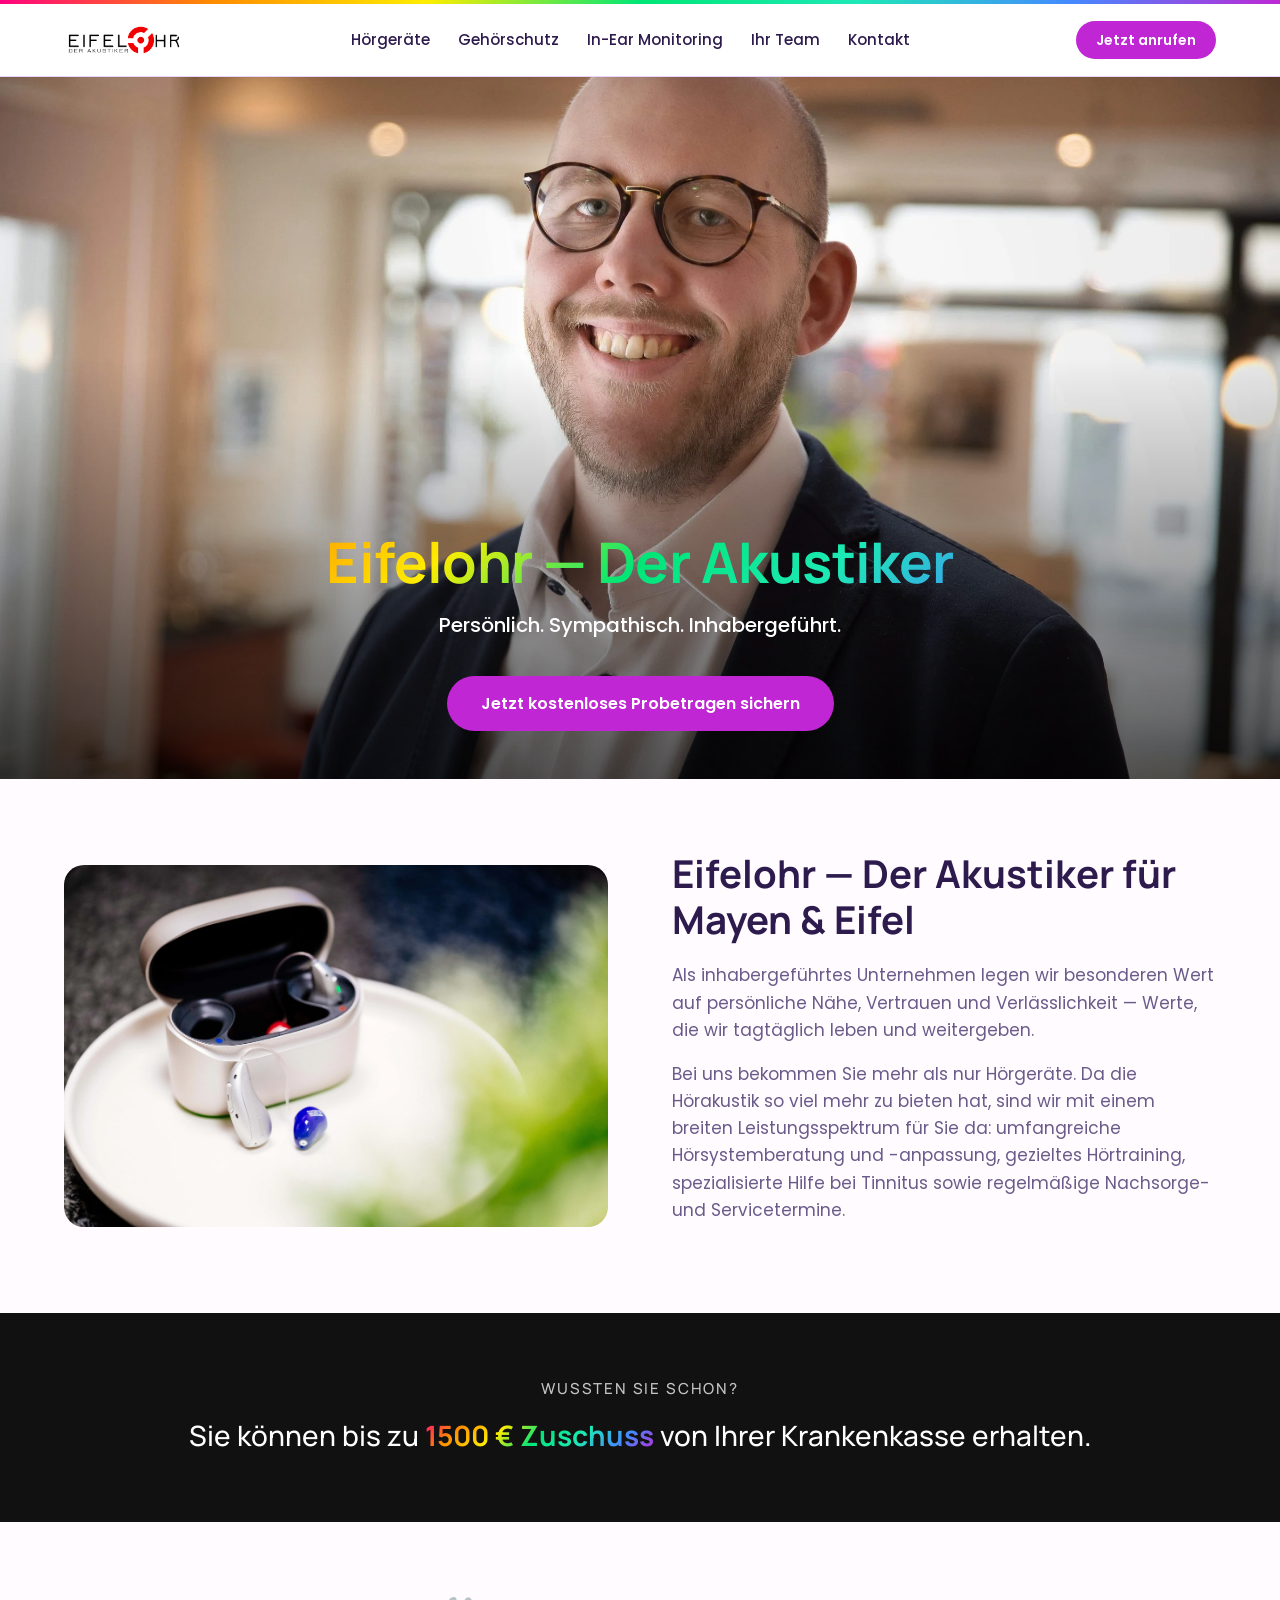
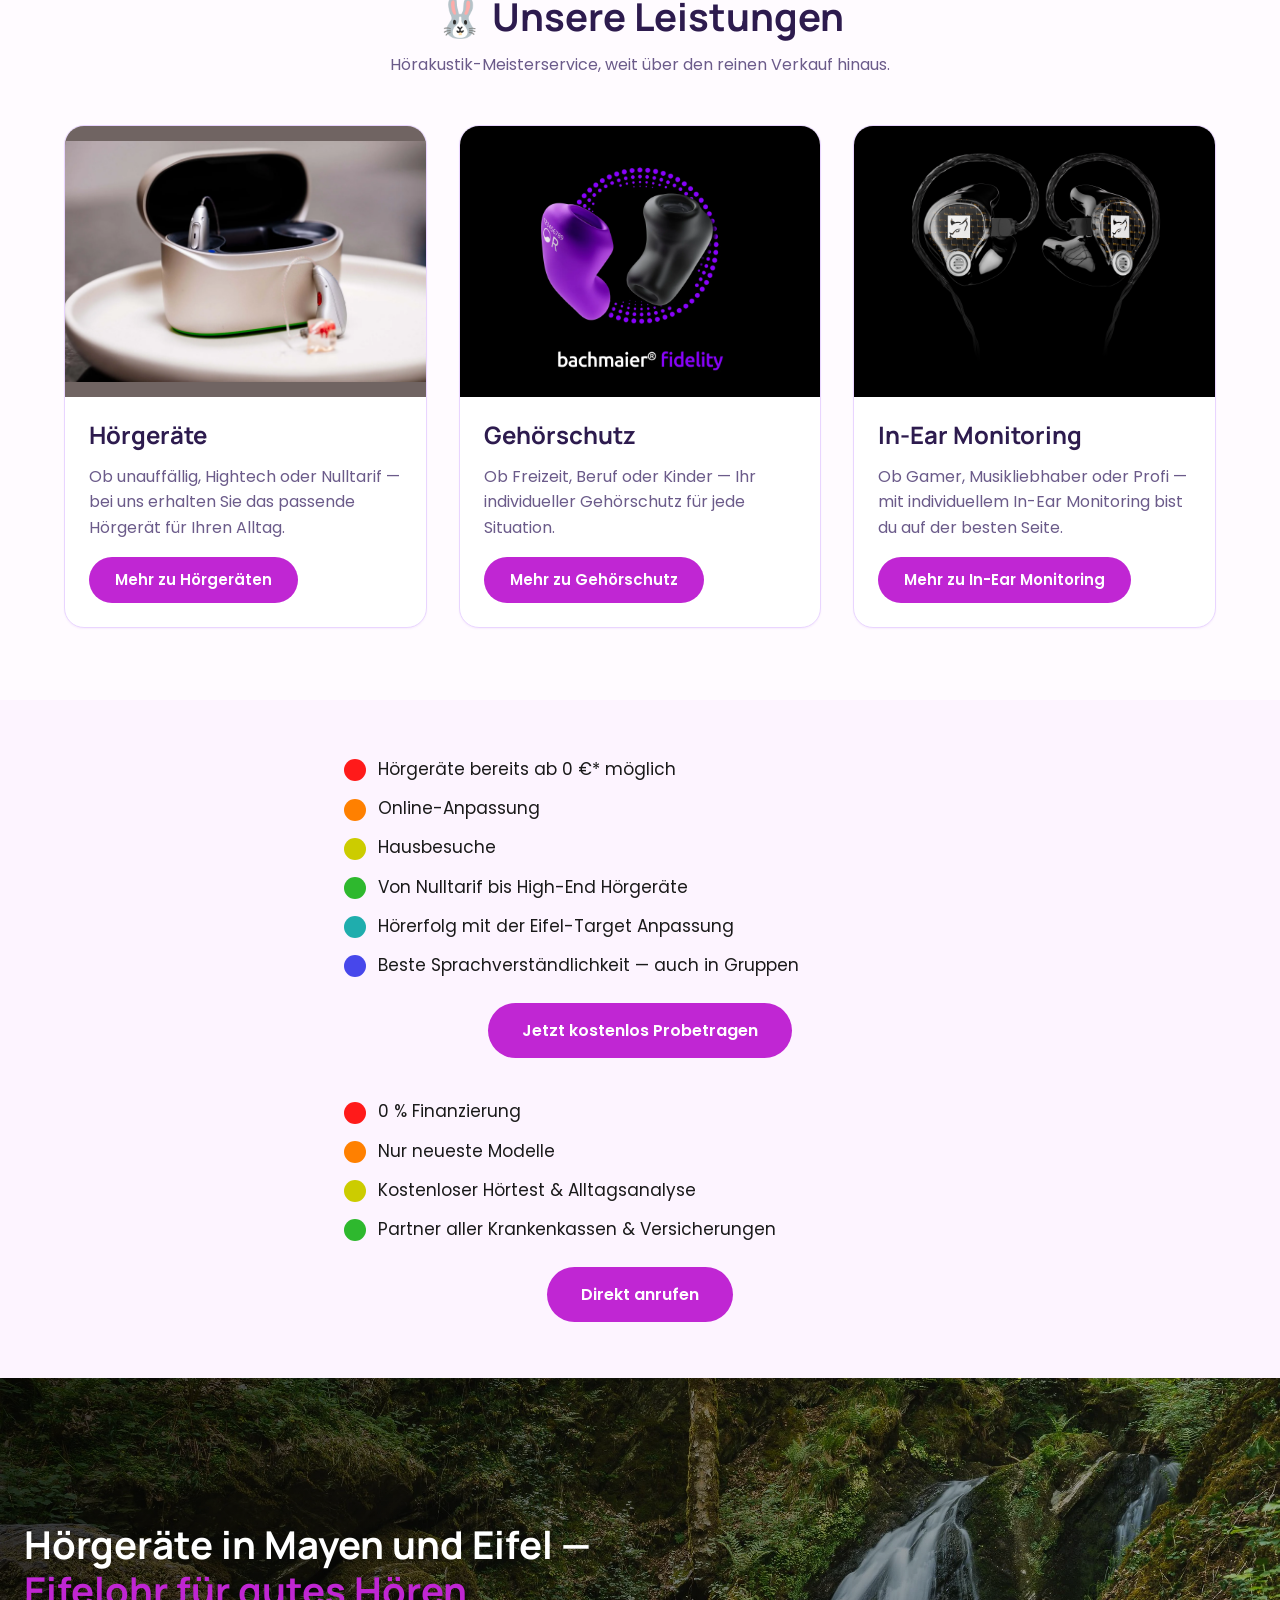
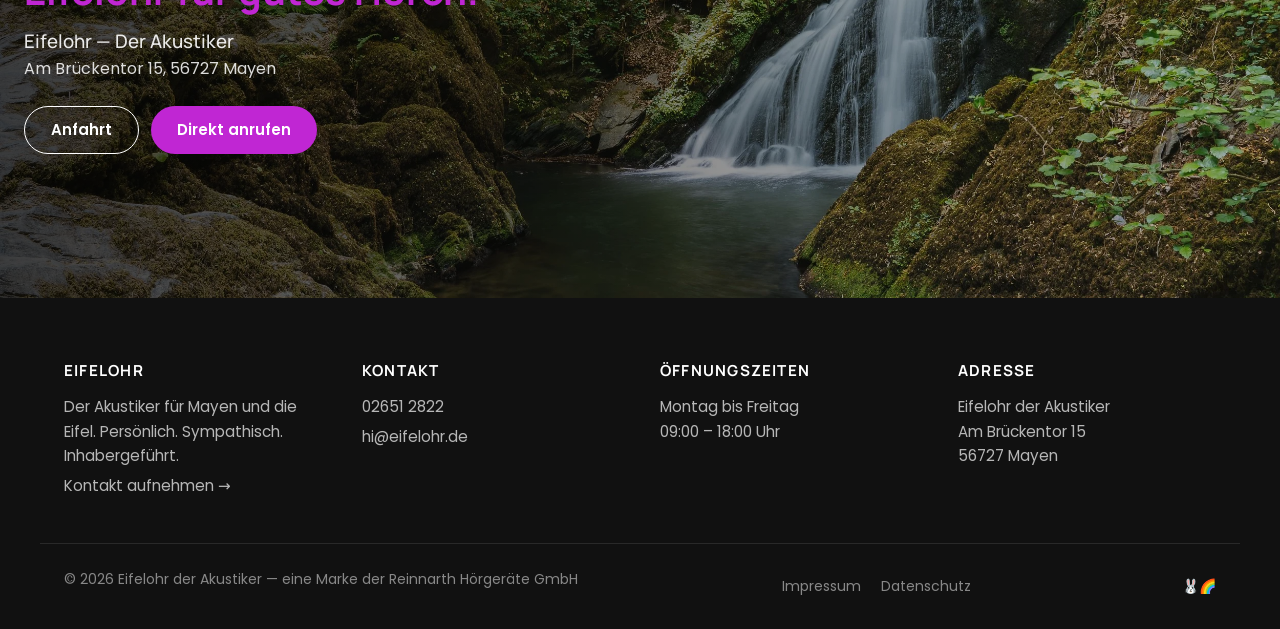
<file: index.html>
<!DOCTYPE html>
<html lang="de">
<head>
<meta charset="UTF-8">
<meta name="viewport" content="width=device-width, initial-scale=1">
<title>Eifelohr der Akustiker — Hörgeräte, Gehörschutz & In-Ear Monitoring in Mayen und der Eifel</title>
<meta name="description" content="Eifelohr der Akustiker in Mayen: Hörgeräte, individueller Gehörschutz und In-Ear Monitoring. Persönlich, sympathisch, inhabergeführt. Jetzt kostenlos Probetragen.">
<link rel="icon" href="images/favicon.ico" type="image/x-icon">
<link rel="apple-touch-icon" href="images/logo.png">
<meta name="theme-color" content="#ff2b0a">
<link rel="canonical" href="https://www.eifelohr.de/">
<meta property="og:site_name" content="Eifelohr der Akustiker">
<meta property="og:type" content="website">
<meta property="og:locale" content="de_DE">
<meta property="og:url" content="https://www.eifelohr.de/">
<meta property="og:title" content="Eifelohr der Akustiker – Hörgeräte, Gehörschutz & In-Ear Monitoring in Mayen & Eifel">
<meta property="og:description" content="Persönliche Hörakustik in Mayen und der Eifel. Hörgeräte ab 0 € möglich, maßgefertigter Gehörschutz und Custom In-Ears.">
<meta property="og:image" content="https://www.eifelohr.de/images/og-cover.jpg">
<meta property="og:image:width" content="1200">
<meta property="og:image:height" content="630">
<meta name="twitter:card" content="summary_large_image">
<meta name="twitter:title" content="Eifelohr der Akustiker – Hörgeräte, Gehörschutz & In-Ear Monitoring">
<meta name="twitter:description" content="Persönliche Hörakustik in Mayen und der Eifel. Hörgeräte ab 0 € möglich, maßgefertigter Gehörschutz und Custom In-Ears.">
<meta name="twitter:image" content="https://www.eifelohr.de/images/og-cover.jpg">
<link rel="preconnect" href="https://fonts.googleapis.com">
<link rel="preconnect" href="https://fonts.gstatic.com" crossorigin>
<link rel="stylesheet" href="https://fonts.googleapis.com/css2?family=Manrope:wght@500;700&family=Poppins:wght@400;500;600;700&display=swap">
<link rel="stylesheet" href="styles.css">
<link rel="stylesheet" href="image-colors.css">
<script type="application/ld+json">
{
  "@context":"https://schema.org",
  "@type":"HearingAidStore",
  "name":"Eifelohr der Akustiker",
  "legalName":"Reinnarth Hörgeräte GmbH",
  "description":"Hörakustik-Meisterbetrieb in Mayen: Hörgeräte, individueller Gehörschutz und In-Ear Monitoring für Mayen und die Eifel.",
  "url":"https://www.eifelohr.de/",
  "logo":"https://www.eifelohr.de/images/logo.png",
  "image":"https://www.eifelohr.de/images/og-cover.jpg",
  "telephone":"+49-2651-2822",
  "email":"hi@eifelohr.de",
  "address":{
    "@type":"PostalAddress",
    "streetAddress":"Am Brückentor 15",
    "postalCode":"56727",
    "addressLocality":"Mayen",
    "addressRegion":"Rheinland-Pfalz",
    "addressCountry":"DE"
  },
  "areaServed":["Mayen","Eifel","Koblenz","Rheinland-Pfalz"],
  "openingHoursSpecification":[{
    "@type":"OpeningHoursSpecification",
    "dayOfWeek":["Monday","Tuesday","Wednesday","Thursday","Friday"],
    "opens":"09:00","closes":"18:00"
  }],
  "founder":{"@type":"Person","name":"Johannes Penzel"},
  "sameAs":[]
}
</script>
</head>
<body>

<header class="site-header">
  <div class="container header-inner">
    <a href="index.html" class="logo-link" aria-label="Eifelohr der Akustiker – Startseite">
      <img src="images/logo.png" alt="Eifelohr der Akustiker" class="logo">
    </a>
    <nav class="nav" aria-label="Hauptnavigation">
      <a href="hoergeraete.html">Hörgeräte</a>
      <a href="gehoerschutz.html">Gehörschutz</a>
      <a href="in-ear-monitoring.html">In-Ear Monitoring</a>
      <a href="ihr-team.html">Ihr Team</a>
      <a href="kontakt.html">Kontakt</a>
    </nav>
    <a href="tel:+4926512822" class="btn btn-primary btn-header">Jetzt anrufen</a>
    <button class="nav-toggle" aria-label="Menü öffnen" aria-expanded="false">
      <span></span><span></span><span></span>
    </button>
  </div>
</header>

<main>

  <section class="hero">
    <img src="images/hero-portrait.jpg" alt="Johannes Penzel – Eifelohr der Akustiker" class="hero-image">
    <div class="hero-overlay">
      <h1>Eifelohr — Der Akustiker</h1>
      <p class="hero-sub">Persönlich. Sympathisch. Inhabergeführt.</p>
      <a href="tel:+4926512822" class="btn btn-primary btn-lg">Jetzt kostenloses Probetragen sichern</a>
    </div>
  </section>

  <section class="section reveal">
    <div class="container split">
      <div class="split-media">
        <img src="images/hearing-aid.jpg" alt="Modernes Hörgerät aus der Eifelohr-Beratung">
      </div>
      <div class="split-body">
        <h2>Eifelohr — Der Akustiker für Mayen & Eifel</h2>
        <p>Als inhabergeführtes Unternehmen legen wir besonderen Wert auf persönliche Nähe, Vertrauen und Verlässlichkeit — Werte, die wir tagtäglich leben und weitergeben.</p>
        <p>Bei uns bekommen Sie mehr als nur Hörgeräte. Da die Hörakustik so viel mehr zu bieten hat, sind wir mit einem breiten Leistungsspektrum für Sie da: umfangreiche Hörsystemberatung und -anpassung, gezieltes Hörtraining, spezialisierte Hilfe bei Tinnitus sowie regelmäßige Nachsorge- und Servicetermine.</p>
      </div>
    </div>
  </section>

  <section class="banner banner-dark reveal">
    <div class="container">
      <p class="banner-eyebrow">Wussten Sie schon?</p>
      <p class="banner-text">Sie können bis zu <strong>1500&nbsp;€ Zuschuss</strong> von Ihrer Krankenkasse erhalten.</p>
    </div>
  </section>

  <section class="section reveal">
    <div class="container">
      <div class="section-title">
        <h2>Unsere Leistungen</h2>
        <p>Hörakustik-Meisterservice, weit über den reinen Verkauf hinaus.</p>
      </div>
      <div class="services reveal-stagger">
        <article class="service-card">
          <img src="images/service-hoergeraete.jpg" alt="Hörgeräte">
          <h3>Hörgeräte</h3>
          <p>Ob unauffällig, Hightech oder Nulltarif — bei uns erhalten Sie das passende Hörgerät für Ihren Alltag.</p>
          <a href="hoergeraete.html" class="btn btn-primary">Mehr zu Hörgeräten</a>
        </article>
        <article class="service-card">
          <img src="images/service-gehoerschutz.jpg" alt="Individueller Gehörschutz">
          <h3>Gehörschutz</h3>
          <p>Ob Freizeit, Beruf oder Kinder — Ihr individueller Gehörschutz für jede Situation.</p>
          <a href="gehoerschutz.html" class="btn btn-primary">Mehr zu Gehörschutz</a>
        </article>
        <article class="service-card">
          <img src="images/service-inear.png" alt="In-Ear Monitoring">
          <h3>In-Ear Monitoring</h3>
          <p>Ob Gamer, Musikliebhaber oder Profi — mit individuellem In-Ear Monitoring bist du auf der besten Seite.</p>
          <a href="in-ear-monitoring.html" class="btn btn-primary">Mehr zu In-Ear Monitoring</a>
        </article>
      </div>
    </div>
  </section>

  <section class="section-features reveal">
    <div class="container features">
      <ul class="feature-list">
        <li>Hörgeräte bereits ab 0&nbsp;€* möglich</li>
        <li>Online-Anpassung</li>
        <li>Hausbesuche</li>
        <li>Von Nulltarif bis High-End Hörgeräte</li>
        <li>Hörerfolg mit der Eifel-Target Anpassung</li>
        <li>Beste Sprachverständlichkeit — auch in Gruppen</li>
      </ul>
      <a href="kontakt.html" class="btn btn-primary btn-lg features-cta">Jetzt kostenlos Probetragen</a>
    </div>
    <div class="container features">
      <ul class="feature-list">
        <li>0&nbsp;% Finanzierung</li>
        <li>Nur neueste Modelle</li>
        <li>Kostenloser Hörtest & Alltagsanalyse</li>
        <li>Partner aller Krankenkassen & Versicherungen</li>
      </ul>
      <a href="tel:+4926512822" class="btn btn-primary btn-lg features-cta">Direkt anrufen</a>
    </div>
  </section>

  <section class="claim reveal">
    <div class="claim-media">
      <img src="images/anfahrt.jpg" alt="Eifelohr Ladenlokal in Mayen">
    </div>
    <div class="claim-body">
      <h2>Hörgeräte in Mayen und Eifel —<br><span class="accent">Eifelohr für gutes Hören.</span></h2>
      <h3>Eifelohr — Der Akustiker</h3>
      <p>Am Brückentor 15, 56727 Mayen</p>
      <div class="claim-actions">
        <a href="https://www.google.com/maps/search/?api=1&amp;query=Am+Br%C3%BCckentor+15,+56727+Mayen" target="_blank" rel="noopener" class="btn btn-outline on-dark">Anfahrt</a>
        <a href="tel:+4926512822" class="btn btn-primary">Direkt anrufen</a>
      </div>
    </div>
  </section>

</main>

<footer class="site-footer">
  <div class="container footer-inner">
    <div class="footer-col">
      <h4>Eifelohr</h4>
      <p>Der Akustiker für Mayen und die Eifel. Persönlich. Sympathisch. Inhabergeführt.</p>
      <p><a href="kontakt.html">Kontakt aufnehmen →</a></p>
    </div>
    <div class="footer-col">
      <h4>Kontakt</h4>
      <p><a href="tel:+4926512822">02651&nbsp;2822</a></p>
      <p><a href="mailto:hi@eifelohr.de">hi@eifelohr.de</a></p>
    </div>
    <div class="footer-col">
      <h4>Öffnungszeiten</h4>
      <p>Montag bis Freitag
09:00 – 18:00 Uhr</p>
    </div>
    <div class="footer-col">
      <h4>Adresse</h4>
      <p>Eifelohr der Akustiker
Am Brückentor 15
56727 Mayen</p>
    </div>
  </div>
  <div class="container footer-legal">
    <p>© <span id="year">2026</span> Eifelohr der Akustiker — eine Marke der Reinnarth Hörgeräte GmbH</p>
    <nav aria-label="Rechtliches">
      <a href="impressum.html">Impressum</a>
      <a href="datenschutz.html">Datenschutz</a>
    </nav>
  </div>
</footer>

<!-- Formbricks (deaktiviert bis ENV_ID gesetzt ist) -->
<script>
  window.formbricksConfig = {
    // Tragen Sie hier Ihre Werte ein, um Formbricks zu aktivieren:
    environmentId: "",          // z.B. "cl..." aus Formbricks Dashboard
    apiHost: "https://app.formbricks.com"  // self-hosted: eigene URL
  };
  (function () {
    if (!window.formbricksConfig.environmentId) return;
    var s = document.createElement("script");
    s.type = "module";
    s.src = window.formbricksConfig.apiHost + "/js/formbricks.umd.cjs";
    s.onload = function () {
      if (window.formbricks) {
        window.formbricks.init({
          environmentId: window.formbricksConfig.environmentId,
          apiHost: window.formbricksConfig.apiHost
        });
      }
    };
    document.head.appendChild(s);
  })();
</script>

<script>
  document.getElementById('year').textContent = new Date().getFullYear();
  const toggle = document.querySelector('.nav-toggle');
  toggle?.addEventListener('click', () => {
    const open = document.body.classList.toggle('nav-open');
    toggle.setAttribute('aria-expanded', open ? 'true' : 'false');
  });
</script>

<script src="effects.js" defer></script>
</body>
</html>
</file>
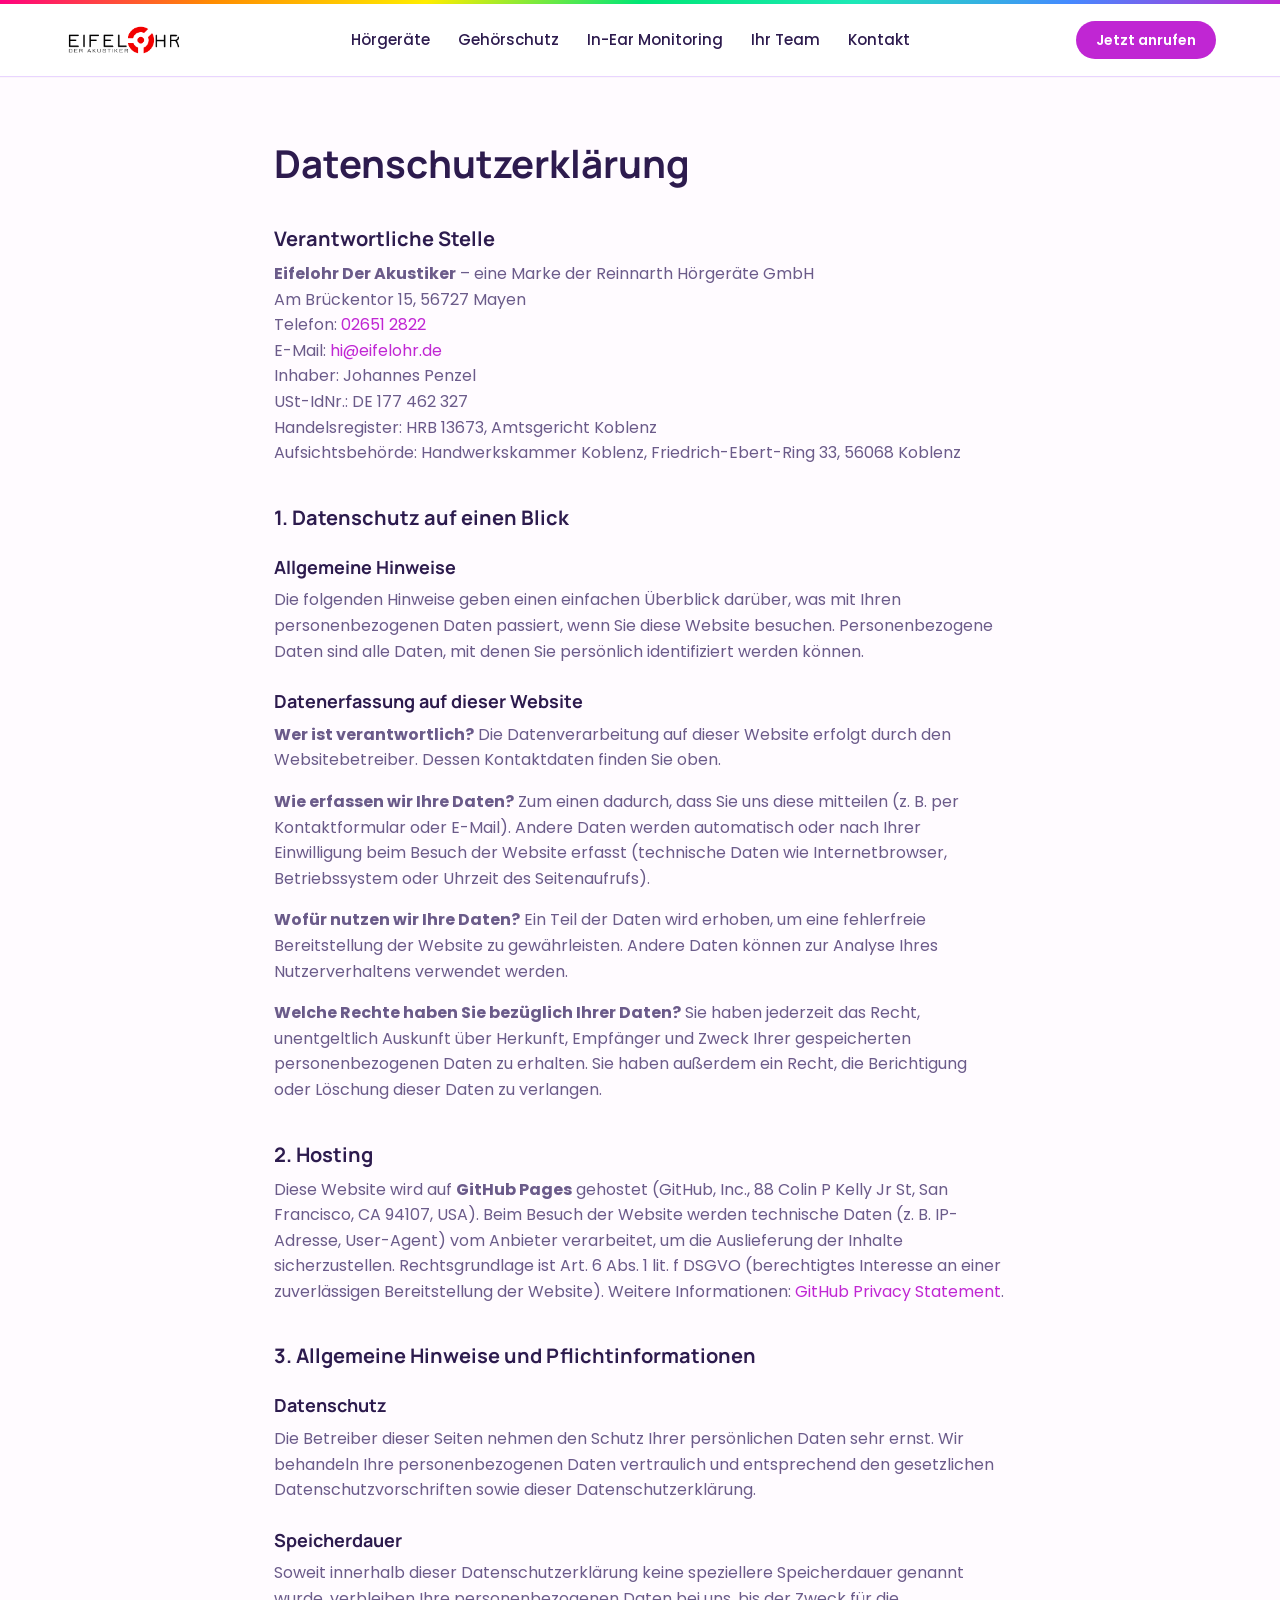
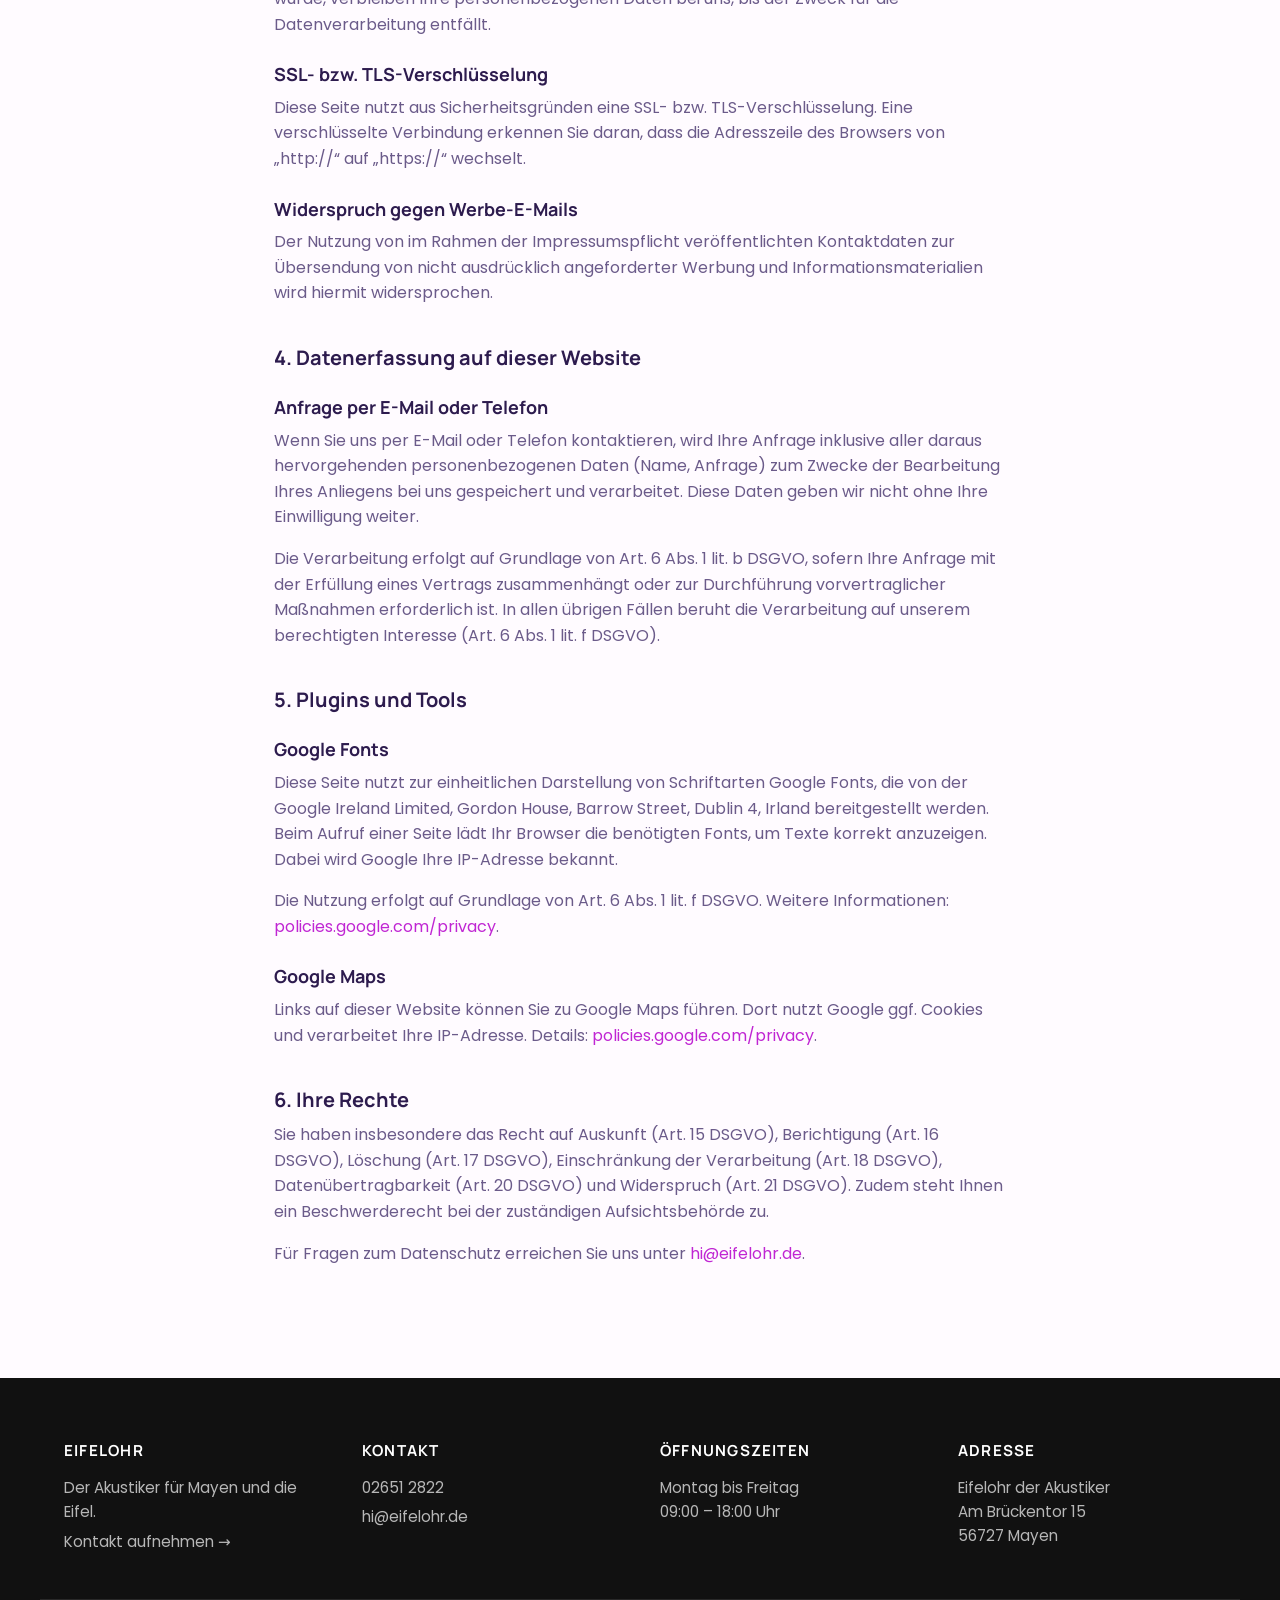
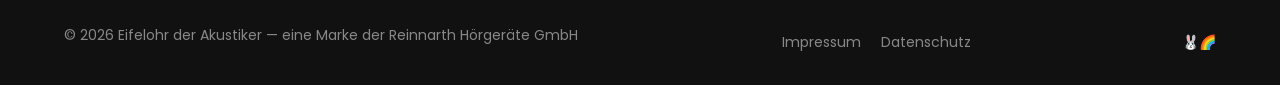
<file: datenschutz.html>
<!DOCTYPE html>
<html lang="de">
<head>
<meta charset="UTF-8">
<meta name="viewport" content="width=device-width, initial-scale=1">
<title>Datenschutz — Eifelohr der Akustiker</title>
<meta name="description" content="Datenschutzerklärung des Eifelohr – Informationen zur Verarbeitung Ihrer personenbezogenen Daten.">
<meta name="robots" content="noindex">
<link rel="icon" href="images/favicon.ico" type="image/x-icon">
<link rel="apple-touch-icon" href="images/logo.png">
<meta name="theme-color" content="#ff2b0a">
<link rel="canonical" href="https://www.eifelohr.de/datenschutz.html">
<meta property="og:site_name" content="Eifelohr der Akustiker">
<meta property="og:type" content="website">
<meta property="og:locale" content="de_DE">
<meta property="og:url" content="https://www.eifelohr.de/datenschutz.html">
<meta property="og:title" content="Datenschutz – Eifelohr der Akustiker">
<meta property="og:description" content="Datenschutzerklärung des Eifelohr – Hinweise zur Verarbeitung Ihrer personenbezogenen Daten.">
<meta property="og:image" content="https://www.eifelohr.de/images/og-cover.jpg">
<meta property="og:image:width" content="1200">
<meta property="og:image:height" content="630">
<meta name="twitter:card" content="summary_large_image">
<meta name="twitter:title" content="Datenschutz – Eifelohr der Akustiker">
<meta name="twitter:description" content="Datenschutzerklärung des Eifelohr – Hinweise zur Verarbeitung Ihrer personenbezogenen Daten.">
<meta name="twitter:image" content="https://www.eifelohr.de/images/og-cover.jpg">
<link rel="preconnect" href="https://fonts.googleapis.com">
<link rel="preconnect" href="https://fonts.gstatic.com" crossorigin>
<link rel="stylesheet" href="https://fonts.googleapis.com/css2?family=Manrope:wght@500;700&family=Poppins:wght@400;500;600;700&display=swap">
<link rel="stylesheet" href="styles.css">
<link rel="stylesheet" href="image-colors.css">
</head>
<body>

<header class="site-header">
  <div class="container header-inner">
    <a href="index.html" class="logo-link"><img src="images/logo.png" alt="Eifelohr der Akustiker" class="logo"></a>
    <nav class="nav" aria-label="Hauptnavigation">
      <a href="hoergeraete.html">Hörgeräte</a>
      <a href="gehoerschutz.html">Gehörschutz</a>
      <a href="in-ear-monitoring.html">In-Ear Monitoring</a>
      <a href="ihr-team.html">Ihr Team</a>
      <a href="kontakt.html">Kontakt</a>
    </nav>
    <a href="tel:+4926512822" class="btn btn-primary btn-header">Jetzt anrufen</a>
    <button class="nav-toggle" aria-label="Menü öffnen" aria-expanded="false"><span></span><span></span><span></span></button>
  </div>
</header>

<main class="legal">
  <div class="container legal-content">
    <h1>Datenschutzerklärung</h1>

    <h2>Verantwortliche Stelle</h2>
    <p><strong>Eifelohr Der Akustiker</strong> – eine Marke der Reinnarth Hörgeräte GmbH<br>
    Am Brückentor 15, 56727 Mayen<br>
    Telefon: <a href="tel:+4926512822">02651&nbsp;2822</a><br>
    E-Mail: <a href="mailto:hi@eifelohr.de">hi@eifelohr.de</a><br>
    Inhaber: Johannes Penzel<br>
    USt-IdNr.: DE 177 462 327<br>
    Handelsregister: HRB 13673, Amtsgericht Koblenz<br>
    Aufsichtsbehörde: Handwerkskammer Koblenz, Friedrich-Ebert-Ring 33, 56068 Koblenz</p>

    <h2>1. Datenschutz auf einen Blick</h2>
    <h3>Allgemeine Hinweise</h3>
    <p>Die folgenden Hinweise geben einen einfachen Überblick darüber, was mit Ihren personenbezogenen Daten passiert, wenn Sie diese Website besuchen. Personenbezogene Daten sind alle Daten, mit denen Sie persönlich identifiziert werden können.</p>

    <h3>Datenerfassung auf dieser Website</h3>
    <p><strong>Wer ist verantwortlich?</strong> Die Datenverarbeitung auf dieser Website erfolgt durch den Websitebetreiber. Dessen Kontaktdaten finden Sie oben.</p>
    <p><strong>Wie erfassen wir Ihre Daten?</strong> Zum einen dadurch, dass Sie uns diese mitteilen (z.&nbsp;B. per Kontaktformular oder E-Mail). Andere Daten werden automatisch oder nach Ihrer Einwilligung beim Besuch der Website erfasst (technische Daten wie Internetbrowser, Betriebssystem oder Uhrzeit des Seitenaufrufs).</p>
    <p><strong>Wofür nutzen wir Ihre Daten?</strong> Ein Teil der Daten wird erhoben, um eine fehlerfreie Bereitstellung der Website zu gewährleisten. Andere Daten können zur Analyse Ihres Nutzerverhaltens verwendet werden.</p>
    <p><strong>Welche Rechte haben Sie bezüglich Ihrer Daten?</strong> Sie haben jederzeit das Recht, unentgeltlich Auskunft über Herkunft, Empfänger und Zweck Ihrer gespeicherten personenbezogenen Daten zu erhalten. Sie haben außerdem ein Recht, die Berichtigung oder Löschung dieser Daten zu verlangen.</p>

    <h2>2. Hosting</h2>
    <p>Diese Website wird auf <strong>GitHub Pages</strong> gehostet (GitHub, Inc., 88 Colin P Kelly Jr St, San Francisco, CA 94107, USA). Beim Besuch der Website werden technische Daten (z.&nbsp;B. IP-Adresse, User-Agent) vom Anbieter verarbeitet, um die Auslieferung der Inhalte sicherzustellen. Rechtsgrundlage ist Art.&nbsp;6 Abs.&nbsp;1 lit.&nbsp;f DSGVO (berechtigtes Interesse an einer zuverlässigen Bereitstellung der Website). Weitere Informationen: <a href="https://docs.github.com/en/site-policy/privacy-policies/github-general-privacy-statement" target="_blank" rel="noopener">GitHub Privacy Statement</a>.</p>

    <h2>3. Allgemeine Hinweise und Pflichtinformationen</h2>
    <h3>Datenschutz</h3>
    <p>Die Betreiber dieser Seiten nehmen den Schutz Ihrer persönlichen Daten sehr ernst. Wir behandeln Ihre personenbezogenen Daten vertraulich und entsprechend den gesetzlichen Datenschutzvorschriften sowie dieser Datenschutzerklärung.</p>

    <h3>Speicherdauer</h3>
    <p>Soweit innerhalb dieser Datenschutzerklärung keine speziellere Speicherdauer genannt wurde, verbleiben Ihre personenbezogenen Daten bei uns, bis der Zweck für die Datenverarbeitung entfällt.</p>

    <h3>SSL- bzw. TLS-Verschlüsselung</h3>
    <p>Diese Seite nutzt aus Sicherheitsgründen eine SSL- bzw. TLS-Verschlüsselung. Eine verschlüsselte Verbindung erkennen Sie daran, dass die Adresszeile des Browsers von „http://“ auf „https://“ wechselt.</p>

    <h3>Widerspruch gegen Werbe-E-Mails</h3>
    <p>Der Nutzung von im Rahmen der Impressumspflicht veröffentlichten Kontaktdaten zur Übersendung von nicht ausdrücklich angeforderter Werbung und Informationsmaterialien wird hiermit widersprochen.</p>

    <h2>4. Datenerfassung auf dieser Website</h2>
    <h3>Anfrage per E-Mail oder Telefon</h3>
    <p>Wenn Sie uns per E-Mail oder Telefon kontaktieren, wird Ihre Anfrage inklusive aller daraus hervorgehenden personenbezogenen Daten (Name, Anfrage) zum Zwecke der Bearbeitung Ihres Anliegens bei uns gespeichert und verarbeitet. Diese Daten geben wir nicht ohne Ihre Einwilligung weiter.</p>
    <p>Die Verarbeitung erfolgt auf Grundlage von Art.&nbsp;6 Abs.&nbsp;1 lit.&nbsp;b DSGVO, sofern Ihre Anfrage mit der Erfüllung eines Vertrags zusammenhängt oder zur Durchführung vorvertraglicher Maßnahmen erforderlich ist. In allen übrigen Fällen beruht die Verarbeitung auf unserem berechtigten Interesse (Art.&nbsp;6 Abs.&nbsp;1 lit.&nbsp;f DSGVO).</p>

    <h2>5. Plugins und Tools</h2>
    <h3>Google Fonts</h3>
    <p>Diese Seite nutzt zur einheitlichen Darstellung von Schriftarten Google Fonts, die von der Google Ireland Limited, Gordon House, Barrow Street, Dublin 4, Irland bereitgestellt werden. Beim Aufruf einer Seite lädt Ihr Browser die benötigten Fonts, um Texte korrekt anzuzeigen. Dabei wird Google Ihre IP-Adresse bekannt.</p>
    <p>Die Nutzung erfolgt auf Grundlage von Art.&nbsp;6 Abs.&nbsp;1 lit.&nbsp;f DSGVO. Weitere Informationen: <a href="https://policies.google.com/privacy?hl=de" target="_blank" rel="noopener">policies.google.com/privacy</a>.</p>

    <h3>Google Maps</h3>
    <p>Links auf dieser Website können Sie zu Google Maps führen. Dort nutzt Google ggf. Cookies und verarbeitet Ihre IP-Adresse. Details: <a href="https://policies.google.com/privacy?hl=de" target="_blank" rel="noopener">policies.google.com/privacy</a>.</p>

    <h2>6. Ihre Rechte</h2>
    <p>Sie haben insbesondere das Recht auf Auskunft (Art.&nbsp;15 DSGVO), Berichtigung (Art.&nbsp;16 DSGVO), Löschung (Art.&nbsp;17 DSGVO), Einschränkung der Verarbeitung (Art.&nbsp;18 DSGVO), Datenübertragbarkeit (Art.&nbsp;20 DSGVO) und Widerspruch (Art.&nbsp;21 DSGVO). Zudem steht Ihnen ein Beschwerderecht bei der zuständigen Aufsichtsbehörde zu.</p>
    <p>Für Fragen zum Datenschutz erreichen Sie uns unter <a href="mailto:hi@eifelohr.de">hi@eifelohr.de</a>.</p>
  </div>
</main>

<footer class="site-footer">
  <div class="container footer-inner">
    <div class="footer-col"><h4>Eifelohr</h4><p>Der Akustiker für Mayen und die Eifel.</p><p><a href="kontakt.html">Kontakt aufnehmen →</a></p></div>
    <div class="footer-col"><h4>Kontakt</h4><p><a href="tel:+4926512822">02651&nbsp;2822</a></p><p><a href="mailto:hi@eifelohr.de">hi@eifelohr.de</a></p></div>
    <div class="footer-col"><h4>Öffnungszeiten</h4><p>Montag bis Freitag
09:00 – 18:00 Uhr</p></div>
    <div class="footer-col"><h4>Adresse</h4><p>Eifelohr der Akustiker
Am Brückentor 15
56727 Mayen</p></div>
  </div>
  <div class="container footer-legal">
    <p>© <span id="year">2026</span> Eifelohr der Akustiker — eine Marke der Reinnarth Hörgeräte GmbH</p>
    <nav aria-label="Rechtliches"><a href="impressum.html">Impressum</a><a href="datenschutz.html">Datenschutz</a></nav>
  </div>
</footer>

<!-- Formbricks (deaktiviert bis ENV_ID gesetzt ist) -->
<script>
  window.formbricksConfig = {
    // Tragen Sie hier Ihre Werte ein, um Formbricks zu aktivieren:
    environmentId: "",          // z.B. "cl..." aus Formbricks Dashboard
    apiHost: "https://app.formbricks.com"  // self-hosted: eigene URL
  };
  (function () {
    if (!window.formbricksConfig.environmentId) return;
    var s = document.createElement("script");
    s.type = "module";
    s.src = window.formbricksConfig.apiHost + "/js/formbricks.umd.cjs";
    s.onload = function () {
      if (window.formbricks) {
        window.formbricks.init({
          environmentId: window.formbricksConfig.environmentId,
          apiHost: window.formbricksConfig.apiHost
        });
      }
    };
    document.head.appendChild(s);
  })();
</script>

<script>
  document.getElementById('year').textContent = new Date().getFullYear();
  document.querySelector('.nav-toggle')?.addEventListener('click', function(){ const o=document.body.classList.toggle('nav-open'); this.setAttribute('aria-expanded', o?'true':'false'); });
</script>

<script src="effects.js" defer></script>
</body>
</html>
</file>
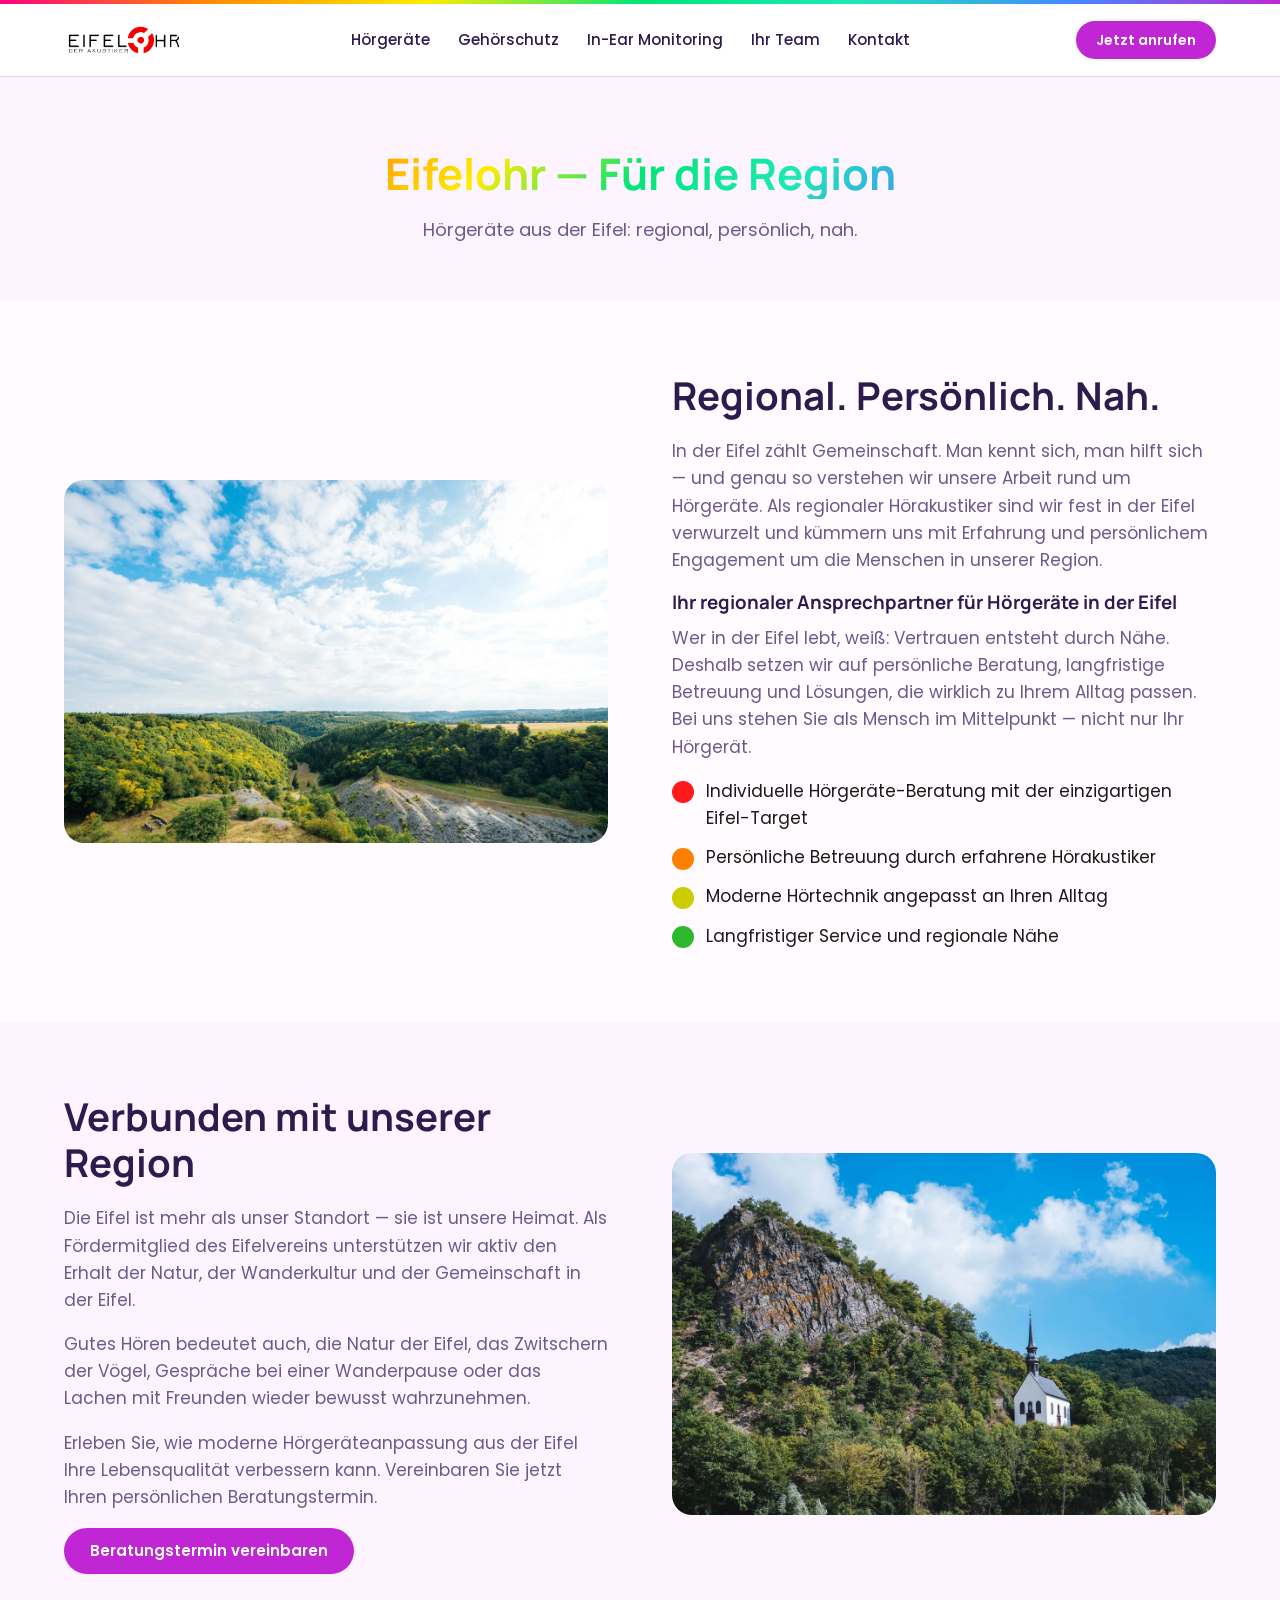
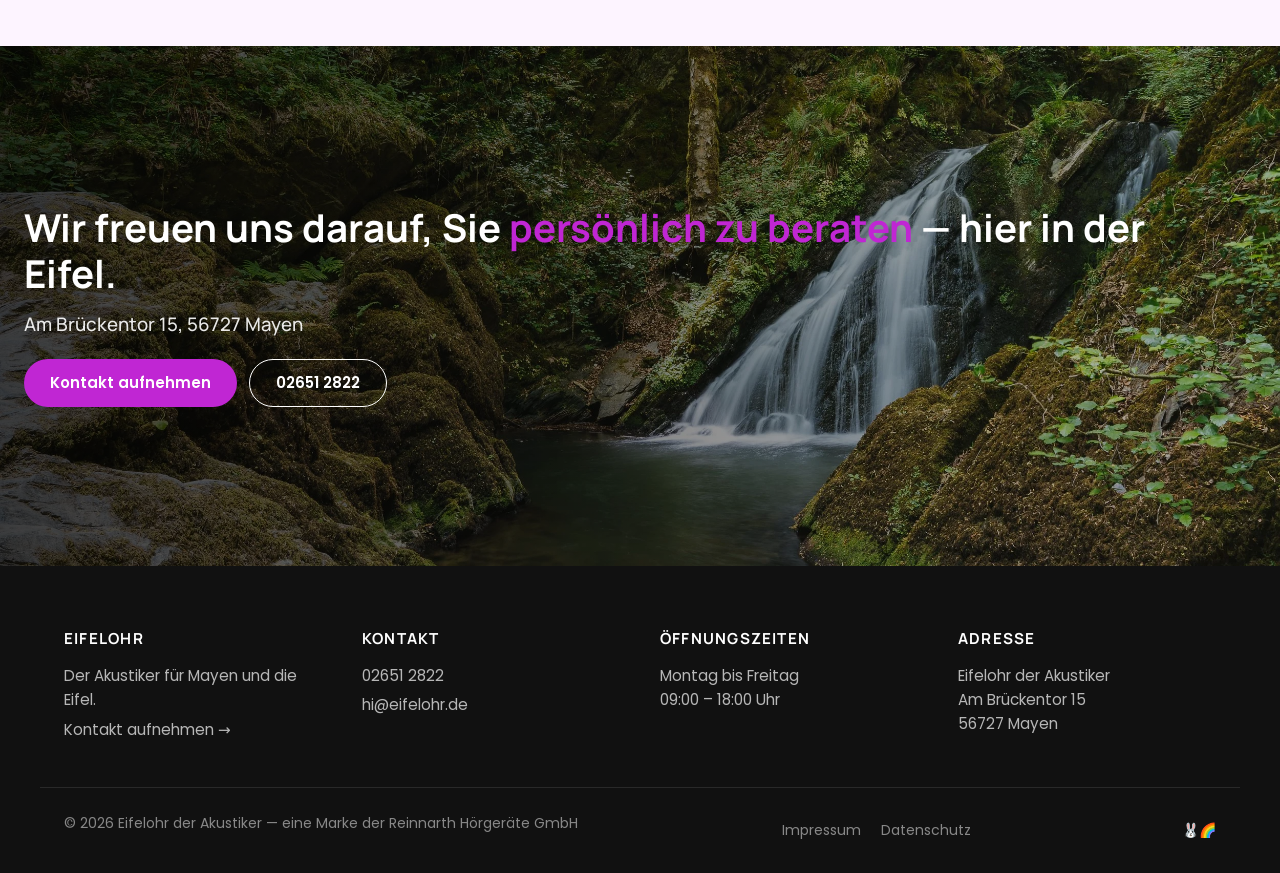
<file: fuer-die-region.html>
<!DOCTYPE html>
<html lang="de">
<head>
<meta charset="UTF-8">
<meta name="viewport" content="width=device-width, initial-scale=1">
<title>Hörgeräte aus der Eifel — Regional. Persönlich. Nah. | Eifelohr</title>
<meta name="description" content="Eifelohr — Ihr regionaler Hörakustiker in der Eifel. Persönliche Beratung, moderne Hörtechnik, langfristiger Service.">
<link rel="icon" href="images/favicon.ico" type="image/x-icon">
<link rel="apple-touch-icon" href="images/logo.png">
<meta name="theme-color" content="#ff2b0a">
<link rel="canonical" href="https://www.eifelohr.de/fuer-die-region.html">
<meta property="og:site_name" content="Eifelohr der Akustiker">
<meta property="og:type" content="website">
<meta property="og:locale" content="de_DE">
<meta property="og:url" content="https://www.eifelohr.de/fuer-die-region.html">
<meta property="og:title" content="Hörgeräte aus der Eifel – regional, persönlich, nah | Eifelohr">
<meta property="og:description" content="Als regionaler Hörakustiker in der Eifel stehen wir für Nähe, persönliche Beratung und langfristige Betreuung.">
<meta property="og:image" content="https://www.eifelohr.de/images/og-cover.jpg">
<meta property="og:image:width" content="1200">
<meta property="og:image:height" content="630">
<meta name="twitter:card" content="summary_large_image">
<meta name="twitter:title" content="Hörgeräte aus der Eifel – regional, persönlich, nah | Eifelohr">
<meta name="twitter:description" content="Als regionaler Hörakustiker in der Eifel stehen wir für Nähe, persönliche Beratung und langfristige Betreuung.">
<meta name="twitter:image" content="https://www.eifelohr.de/images/og-cover.jpg">
<link rel="preconnect" href="https://fonts.googleapis.com">
<link rel="preconnect" href="https://fonts.gstatic.com" crossorigin>
<link rel="stylesheet" href="https://fonts.googleapis.com/css2?family=Manrope:wght@500;700&family=Poppins:wght@400;500;600;700&display=swap">
<link rel="stylesheet" href="styles.css">
<link rel="stylesheet" href="image-colors.css">
</head>
<body>

<header class="site-header">
  <div class="container header-inner">
    <a href="index.html" class="logo-link"><img src="images/logo.png" alt="Eifelohr der Akustiker" class="logo"></a>
    <nav class="nav" aria-label="Hauptnavigation">
      <a href="hoergeraete.html">Hörgeräte</a>
      <a href="gehoerschutz.html">Gehörschutz</a>
      <a href="in-ear-monitoring.html">In-Ear Monitoring</a>
      <a href="ihr-team.html">Ihr Team</a>
      <a href="kontakt.html">Kontakt</a>
    </nav>
    <a href="tel:+4926512822" class="btn btn-primary btn-header">Jetzt anrufen</a>
    <button class="nav-toggle" aria-label="Menü öffnen" aria-expanded="false"><span></span><span></span><span></span></button>
  </div>
</header>

<main>

  <section class="page-hero reveal">
    <div class="container">
      <h1>Eifelohr — Für die Region</h1>
      <p class="lead">Hörgeräte aus der Eifel: regional, persönlich, nah.</p>
    </div>
  </section>

  <section class="section reveal">
    <div class="container split">
      <div class="split-media"><img src="images/mayen-2.jpg" alt="Die Eifel — Heimat des Eifelohr"></div>
      <div class="split-body">
        <h2>Regional. Persönlich. Nah.</h2>
        <p>In der Eifel zählt Gemeinschaft. Man kennt sich, man hilft sich — und genau so verstehen wir unsere Arbeit rund um Hörgeräte. Als regionaler Hörakustiker sind wir fest in der Eifel verwurzelt und kümmern uns mit Erfahrung und persönlichem Engagement um die Menschen in unserer Region.</p>
        <h3>Ihr regionaler Ansprechpartner für Hörgeräte in der Eifel</h3>
        <p>Wer in der Eifel lebt, weiß: Vertrauen entsteht durch Nähe. Deshalb setzen wir auf persönliche Beratung, langfristige Betreuung und Lösungen, die wirklich zu Ihrem Alltag passen. Bei uns stehen Sie als Mensch im Mittelpunkt — nicht nur Ihr Hörgerät.</p>
        <ul class="feature-list">
          <li>Individuelle Hörgeräte-Beratung mit der einzigartigen Eifel-Target</li>
          <li>Persönliche Betreuung durch erfahrene Hörakustiker</li>
          <li>Moderne Hörtechnik angepasst an Ihren Alltag</li>
          <li>Langfristiger Service und regionale Nähe</li>
        </ul>
      </div>
    </div>
  </section>

  <section class="section section-soft reveal">
    <div class="container split reverse">
      <div class="split-media"><img src="images/mayen-1.jpg" alt="Verbunden mit der Eifel"></div>
      <div class="split-body">
        <h2>Verbunden mit unserer Region</h2>
        <p>Die Eifel ist mehr als unser Standort — sie ist unsere Heimat. Als Fördermitglied des Eifelvereins unterstützen wir aktiv den Erhalt der Natur, der Wanderkultur und der Gemeinschaft in der Eifel.</p>
        <p>Gutes Hören bedeutet auch, die Natur der Eifel, das Zwitschern der Vögel, Gespräche bei einer Wanderpause oder das Lachen mit Freunden wieder bewusst wahrzunehmen.</p>
        <p>Erleben Sie, wie moderne Hörgeräteanpassung aus der Eifel Ihre Lebensqualität verbessern kann. Vereinbaren Sie jetzt Ihren persönlichen Beratungstermin.</p>
        <a href="kontakt.html" class="btn btn-primary">Beratungstermin vereinbaren</a>
      </div>
    </div>
  </section>

  <section class="claim reveal">
    <div class="claim-media"><img src="images/anfahrt.jpg" alt="Eifelohr in Mayen"></div>
    <div class="claim-body">
      <h2>Wir freuen uns darauf, Sie <span class="accent">persönlich zu beraten</span> — hier in der Eifel.</h2>
      <h3>Am Brückentor 15, 56727 Mayen</h3>
      <div class="claim-actions">
        <a href="kontakt.html" class="btn btn-primary">Kontakt aufnehmen</a>
        <a href="tel:+4926512822" class="btn btn-outline on-dark">02651 2822</a>
      </div>
    </div>
  </section>

</main>

<footer class="site-footer">
  <div class="container footer-inner">
    <div class="footer-col"><h4>Eifelohr</h4><p>Der Akustiker für Mayen und die Eifel.</p><p><a href="kontakt.html">Kontakt aufnehmen →</a></p></div>
    <div class="footer-col"><h4>Kontakt</h4><p><a href="tel:+4926512822">02651&nbsp;2822</a></p><p><a href="mailto:hi@eifelohr.de">hi@eifelohr.de</a></p></div>
    <div class="footer-col"><h4>Öffnungszeiten</h4><p>Montag bis Freitag
09:00 – 18:00 Uhr</p></div>
    <div class="footer-col"><h4>Adresse</h4><p>Eifelohr der Akustiker
Am Brückentor 15
56727 Mayen</p></div>
  </div>
  <div class="container footer-legal">
    <p>© <span id="year">2026</span> Eifelohr der Akustiker — eine Marke der Reinnarth Hörgeräte GmbH</p>
    <nav aria-label="Rechtliches"><a href="impressum.html">Impressum</a><a href="datenschutz.html">Datenschutz</a></nav>
  </div>
</footer>

<!-- Formbricks (deaktiviert bis ENV_ID gesetzt ist) -->
<script>
  window.formbricksConfig = {
    // Tragen Sie hier Ihre Werte ein, um Formbricks zu aktivieren:
    environmentId: "",          // z.B. "cl..." aus Formbricks Dashboard
    apiHost: "https://app.formbricks.com"  // self-hosted: eigene URL
  };
  (function () {
    if (!window.formbricksConfig.environmentId) return;
    var s = document.createElement("script");
    s.type = "module";
    s.src = window.formbricksConfig.apiHost + "/js/formbricks.umd.cjs";
    s.onload = function () {
      if (window.formbricks) {
        window.formbricks.init({
          environmentId: window.formbricksConfig.environmentId,
          apiHost: window.formbricksConfig.apiHost
        });
      }
    };
    document.head.appendChild(s);
  })();
</script>

<script>
  document.getElementById('year').textContent = new Date().getFullYear();
  document.querySelector('.nav-toggle')?.addEventListener('click', function(){ const o=document.body.classList.toggle('nav-open'); this.setAttribute('aria-expanded', o?'true':'false'); });
</script>

<script src="effects.js" defer></script>
</body>
</html>
</file>
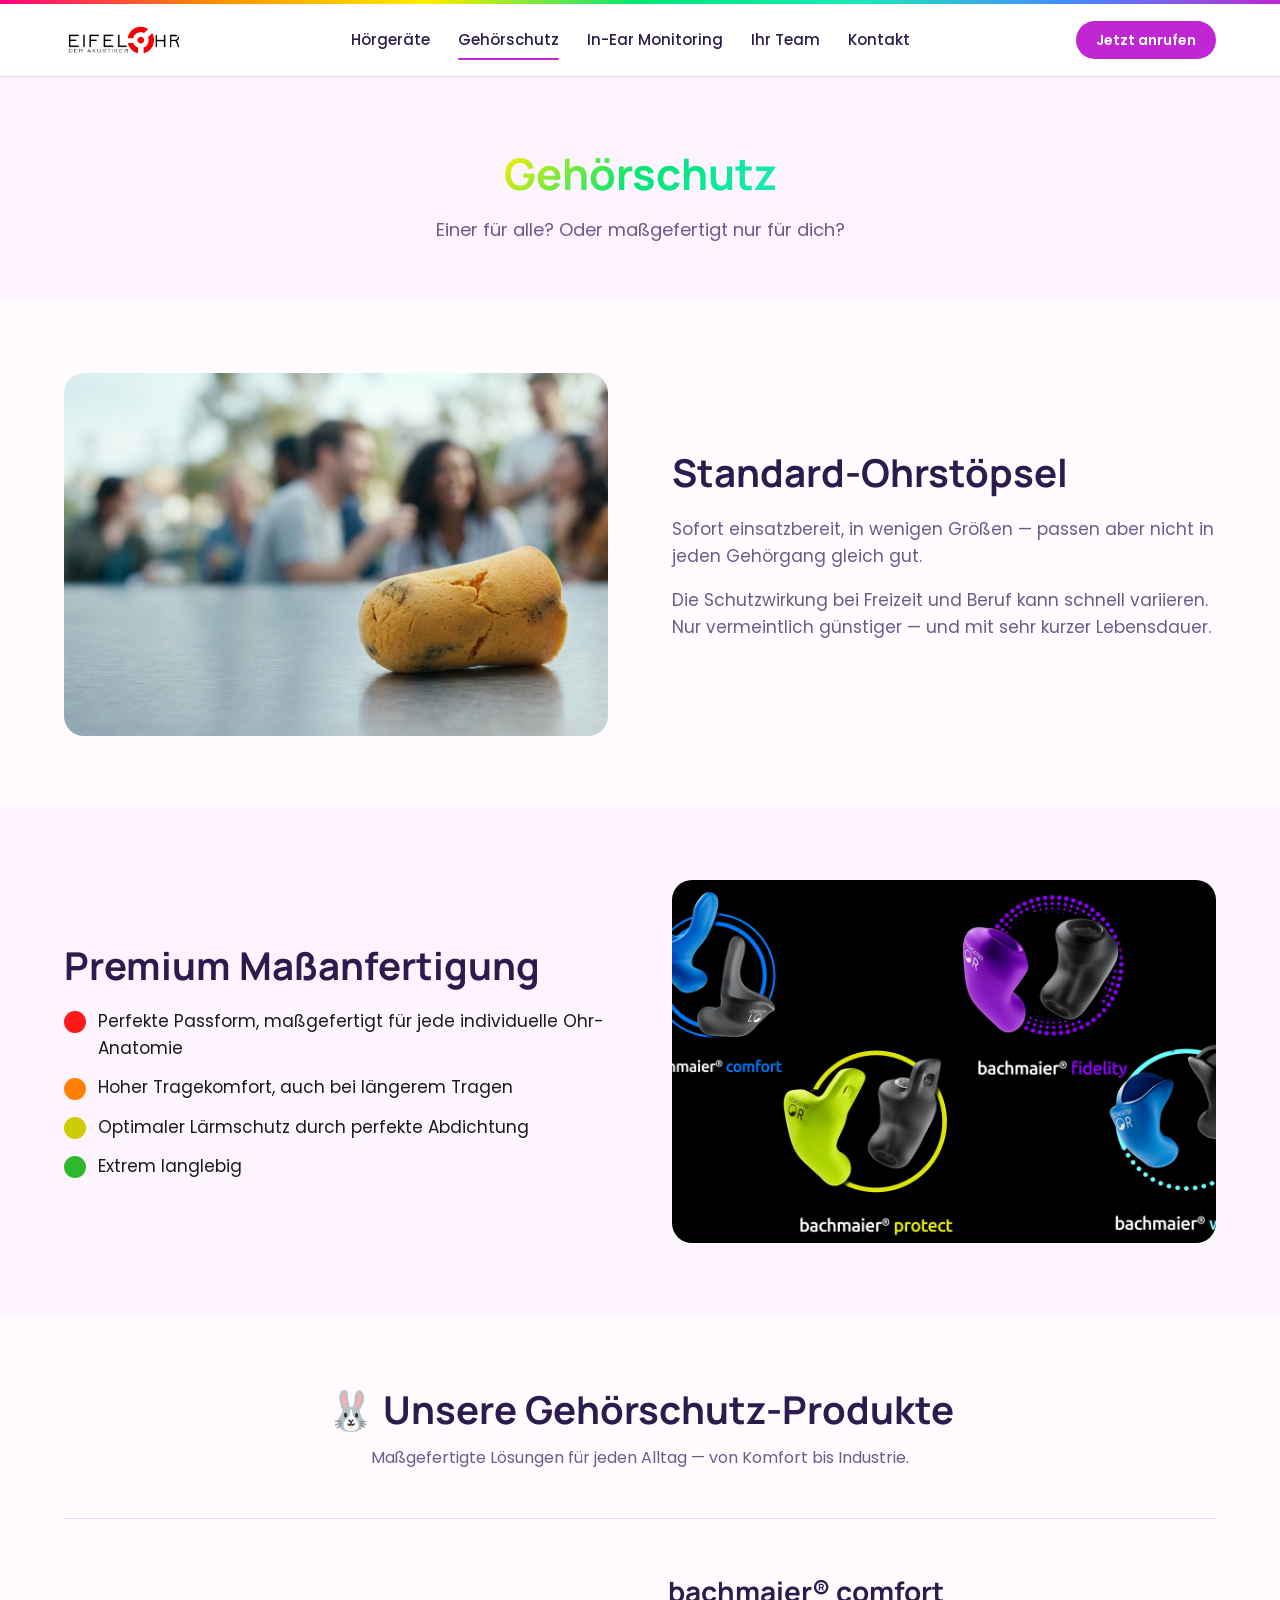
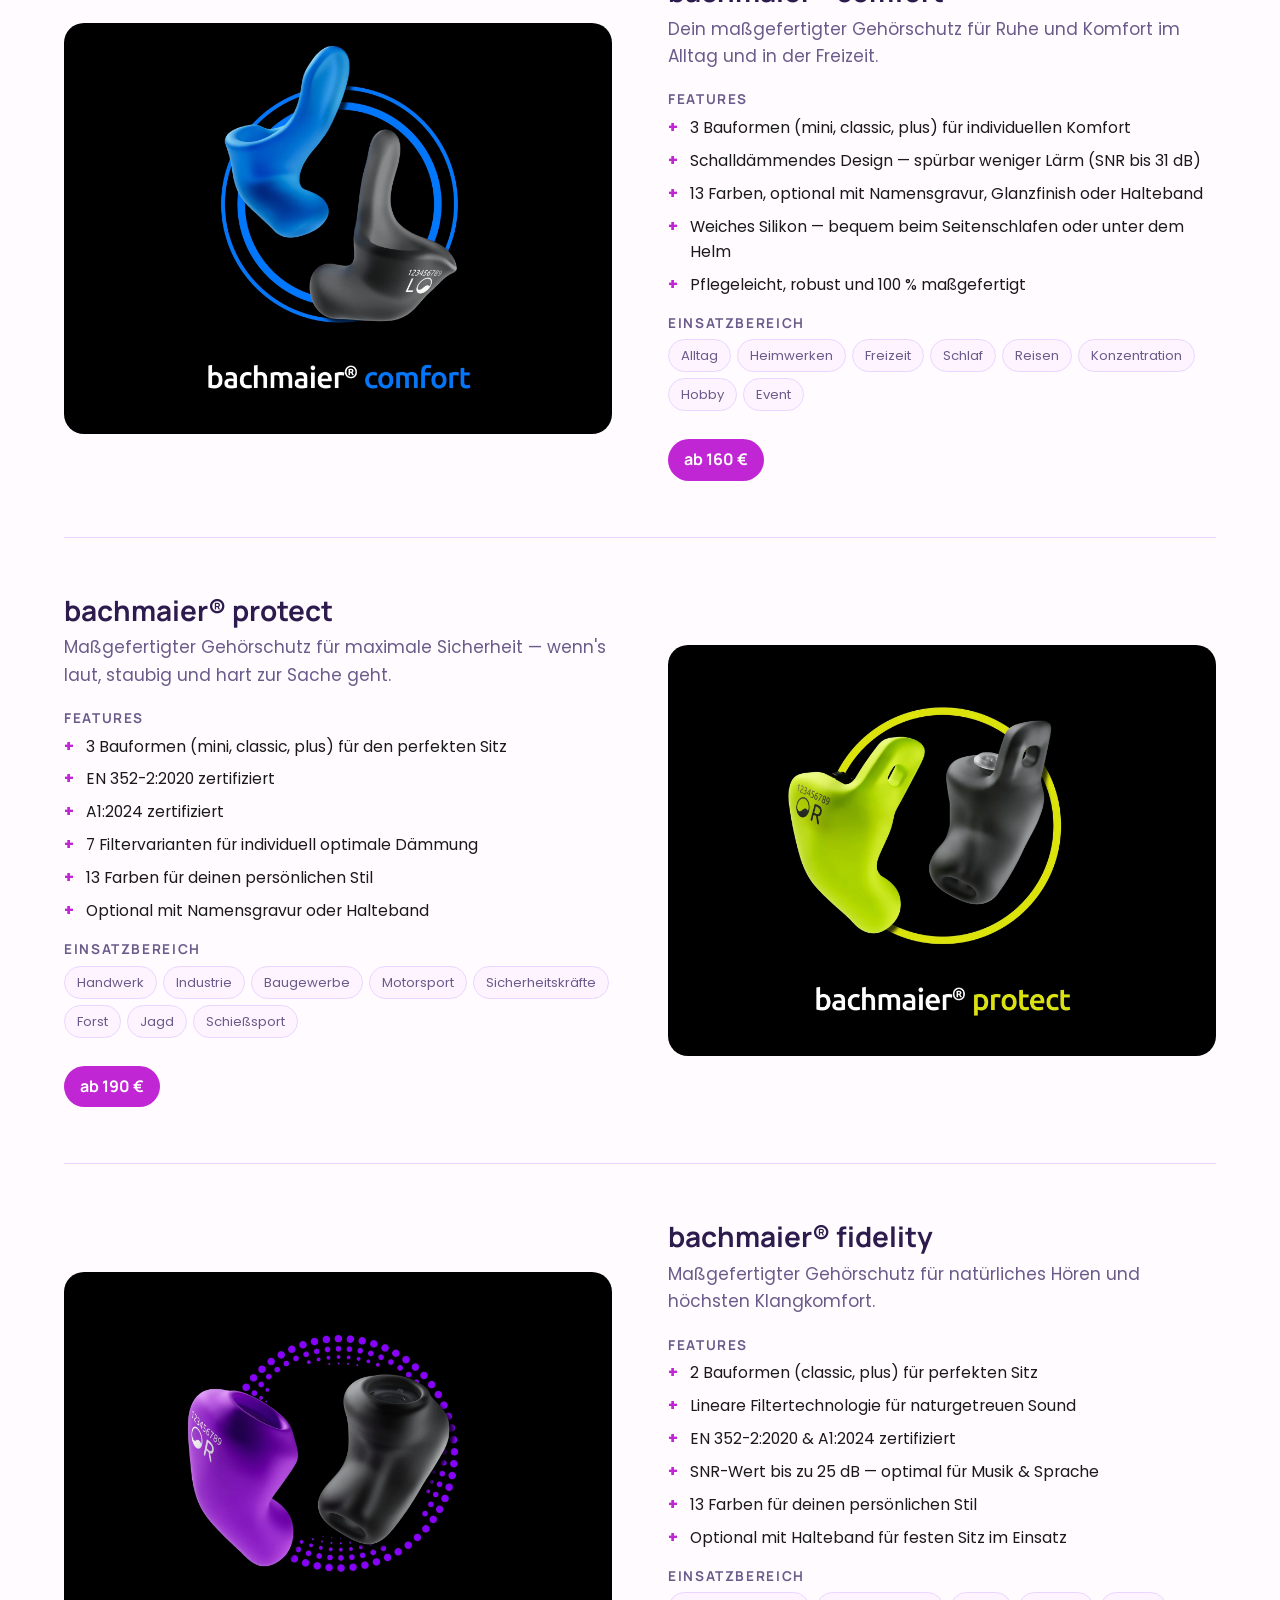
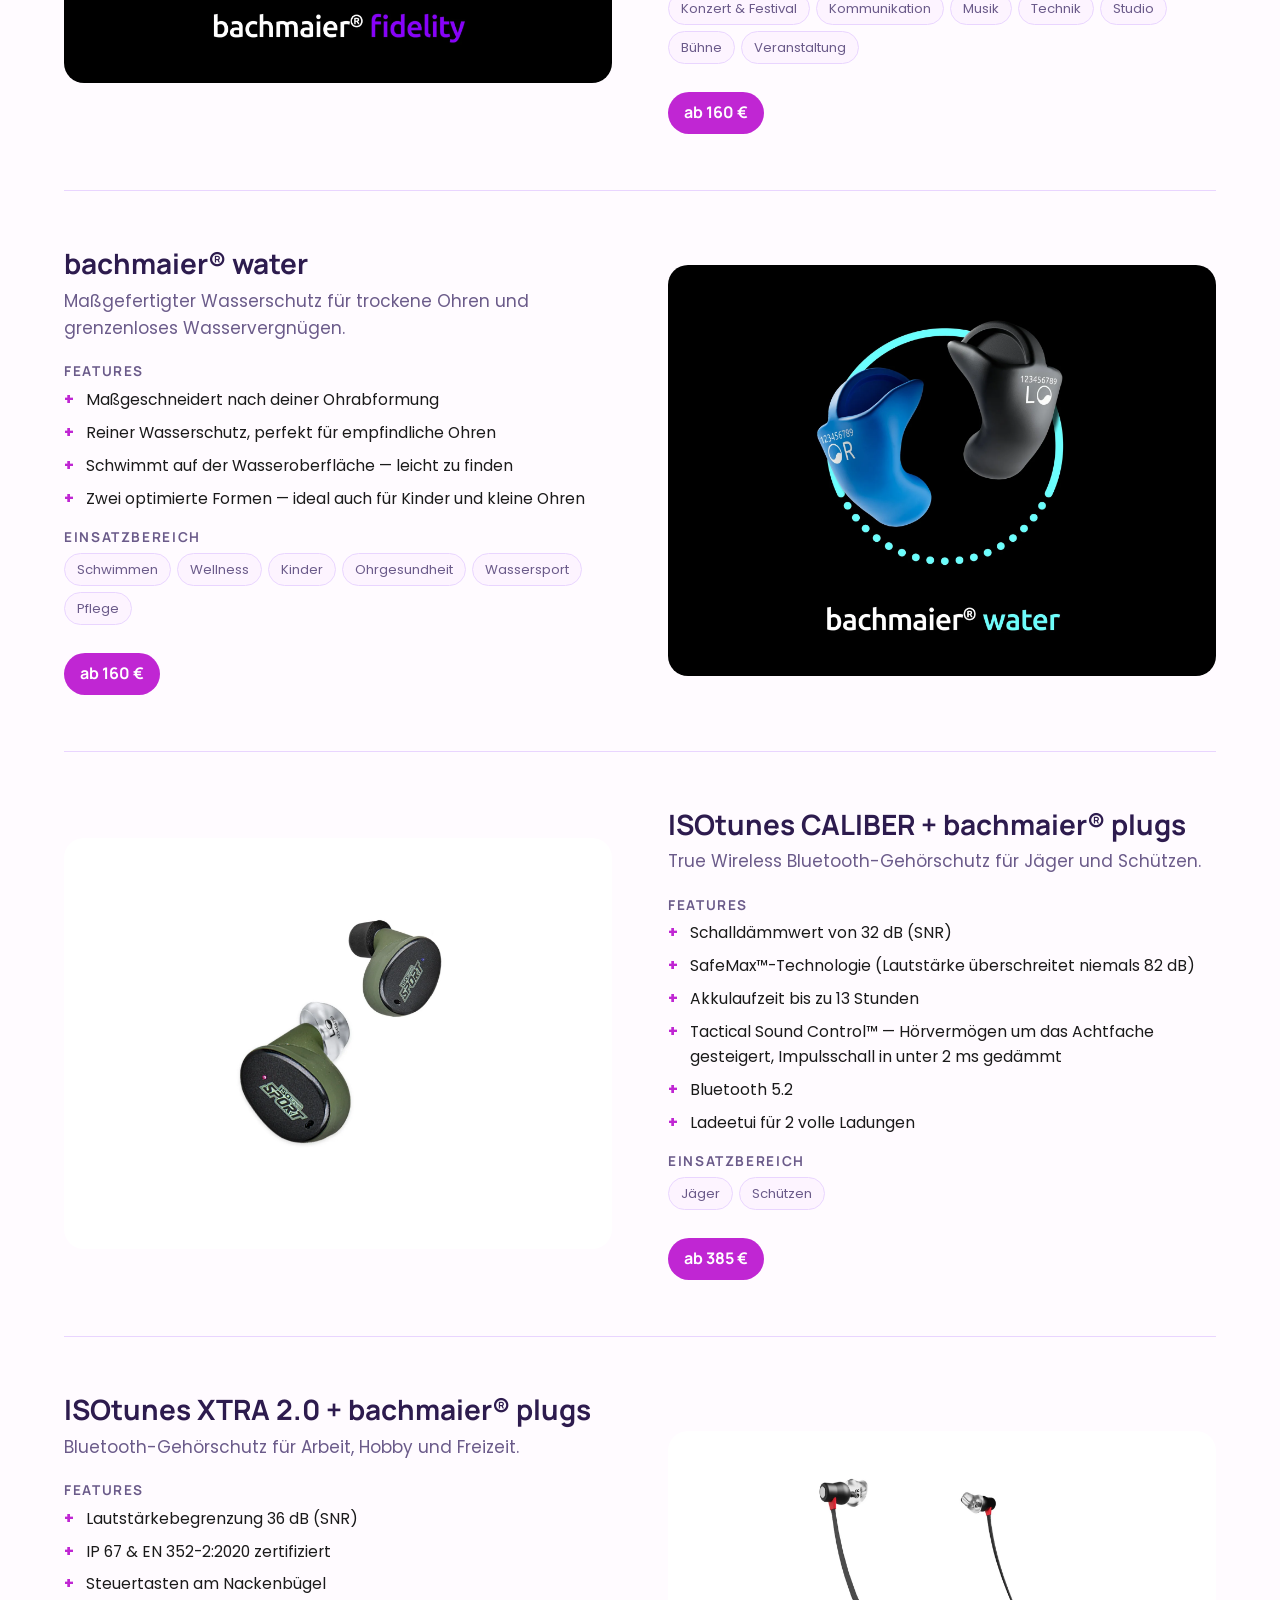
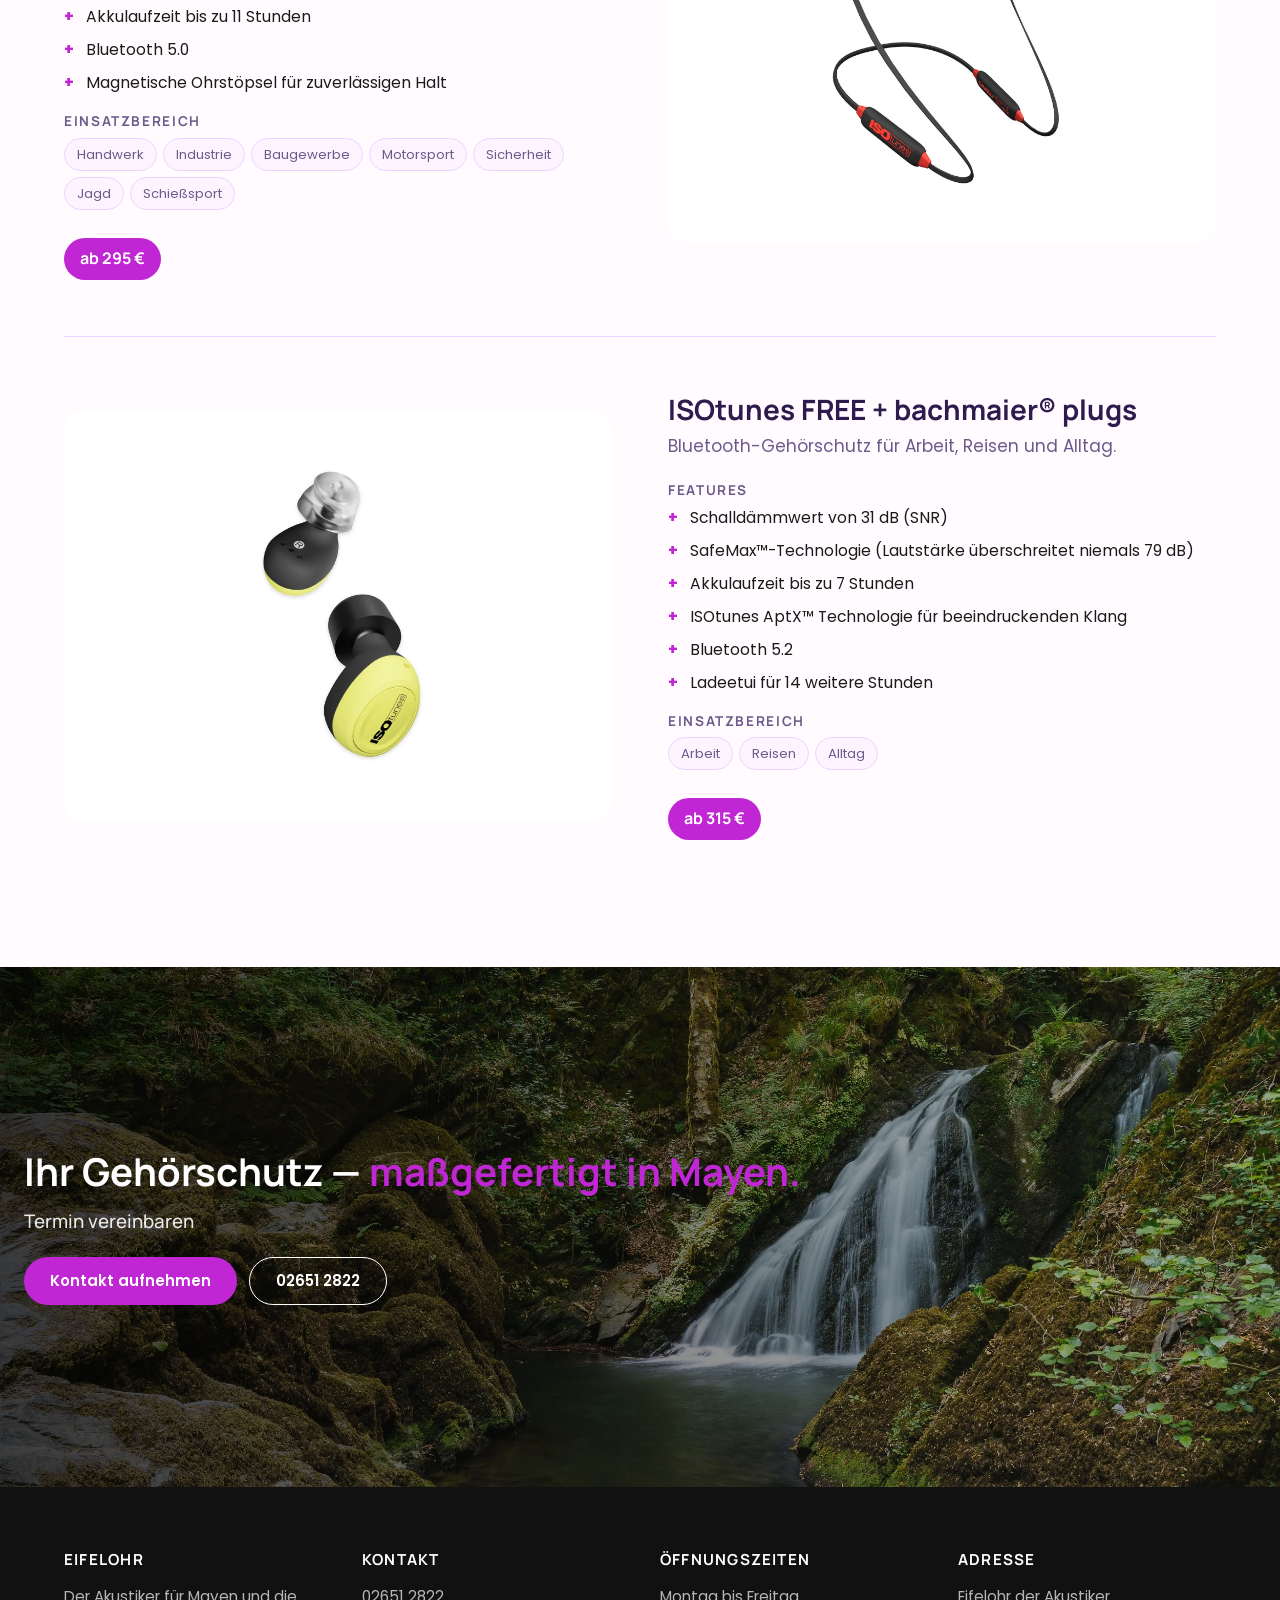
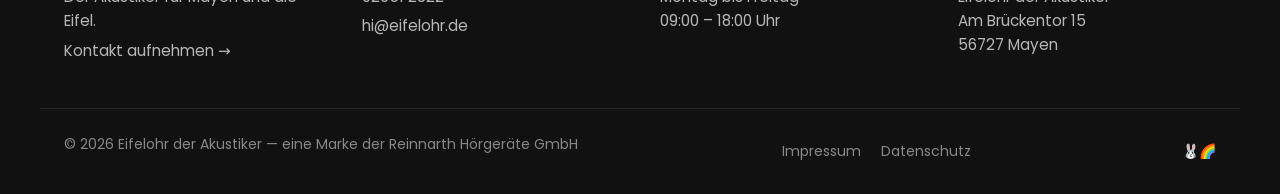
<file: gehoerschutz.html>
<!DOCTYPE html>
<html lang="de">
<head>
<meta charset="UTF-8">
<meta name="viewport" content="width=device-width, initial-scale=1">
<title>Gehörschutz — maßgefertigt & komfortabel | Eifelohr der Akustiker</title>
<meta name="description" content="Individueller Gehörschutz vom Eifelohr: bachmaier® comfort, protect, fidelity, water sowie ISOtunes Bluetooth-Lösungen. Maßgefertigt in Mayen.">
<link rel="icon" href="images/favicon.ico" type="image/x-icon">
<link rel="apple-touch-icon" href="images/logo.png">
<meta name="theme-color" content="#ff2b0a">
<link rel="canonical" href="https://www.eifelohr.de/gehoerschutz.html">
<meta property="og:site_name" content="Eifelohr der Akustiker">
<meta property="og:type" content="website">
<meta property="og:locale" content="de_DE">
<meta property="og:url" content="https://www.eifelohr.de/gehoerschutz.html">
<meta property="og:title" content="Maßgefertigter Gehörschutz – bachmaier & ISOtunes | Eifelohr">
<meta property="og:description" content="Individueller Gehörschutz für Alltag, Beruf, Musik, Jagd und Wassersport. bachmaier comfort, protect, fidelity, water und Bluetooth-Lösungen.">
<meta property="og:image" content="https://www.eifelohr.de/images/og-cover.jpg">
<meta property="og:image:width" content="1200">
<meta property="og:image:height" content="630">
<meta name="twitter:card" content="summary_large_image">
<meta name="twitter:title" content="Maßgefertigter Gehörschutz – bachmaier & ISOtunes | Eifelohr">
<meta name="twitter:description" content="Individueller Gehörschutz für Alltag, Beruf, Musik, Jagd und Wassersport. bachmaier comfort, protect, fidelity, water und Bluetooth-Lösungen.">
<meta name="twitter:image" content="https://www.eifelohr.de/images/og-cover.jpg">
<link rel="preconnect" href="https://fonts.googleapis.com">
<link rel="preconnect" href="https://fonts.gstatic.com" crossorigin>
<link rel="stylesheet" href="https://fonts.googleapis.com/css2?family=Manrope:wght@500;700&family=Poppins:wght@400;500;600;700&display=swap">
<link rel="stylesheet" href="styles.css">
<link rel="stylesheet" href="image-colors.css">
</head>
<body>

<header class="site-header">
  <div class="container header-inner">
    <a href="index.html" class="logo-link" aria-label="Eifelohr der Akustiker"><img src="images/logo.png" alt="Eifelohr der Akustiker" class="logo"></a>
    <nav class="nav" aria-label="Hauptnavigation">
      <a href="hoergeraete.html">Hörgeräte</a>
      <a href="gehoerschutz.html" aria-current="page">Gehörschutz</a>
      <a href="in-ear-monitoring.html">In-Ear Monitoring</a>
      <a href="ihr-team.html">Ihr Team</a>
      <a href="kontakt.html">Kontakt</a>
    </nav>
    <a href="tel:+4926512822" class="btn btn-primary btn-header">Jetzt anrufen</a>
    <button class="nav-toggle" aria-label="Menü öffnen" aria-expanded="false"><span></span><span></span><span></span></button>
  </div>
</header>

<main>

  <section class="page-hero reveal">
    <div class="container">
      <h1>Gehörschutz</h1>
      <p class="lead">Einer für alle? Oder maßgefertigt nur für dich?</p>
    </div>
  </section>

  <section class="section reveal">
    <div class="container split">
      <div class="split-media"><img src="images/gs-standard.jpg" alt="Standard-Ohrstöpsel"></div>
      <div class="split-body">
        <h2>Standard-Ohrstöpsel</h2>
        <p>Sofort einsatzbereit, in wenigen Größen — passen aber nicht in jeden Gehörgang gleich gut.</p>
        <p>Die Schutzwirkung bei Freizeit und Beruf kann schnell variieren. Nur vermeintlich günstiger — und mit sehr kurzer Lebensdauer.</p>
      </div>
    </div>
  </section>

  <section class="section section-soft reveal">
    <div class="container split reverse">
      <div class="split-media"><img src="images/gs-mass.jpg" alt="Maßgefertigter Gehörschutz"></div>
      <div class="split-body">
        <h2>Premium Maßanfertigung</h2>
        <ul class="feature-list">
          <li>Perfekte Passform, maßgefertigt für jede individuelle Ohr-Anatomie</li>
          <li>Hoher Tragekomfort, auch bei längerem Tragen</li>
          <li>Optimaler Lärmschutz durch perfekte Abdichtung</li>
          <li>Extrem langlebig</li>
        </ul>
      </div>
    </div>
  </section>

  <section class="section reveal">
    <div class="container">
      <div class="section-title">
        <h2>Unsere Gehörschutz-Produkte</h2>
        <p>Maßgefertigte Lösungen für jeden Alltag — von Komfort bis Industrie.</p>
      </div>

      <div class="product-row">
        <div class="product-media"><img src="images/gs-comfort.jpg" alt="bachmaier comfort"></div>
        <div class="product-body">
          <h3>bachmaier® comfort</h3>
          <p class="tagline">Dein maßgefertigter Gehörschutz für Ruhe und Komfort im Alltag und in der Freizeit.</p>
          <h4>Features</h4>
          <ul>
            <li>3 Bauformen (mini, classic, plus) für individuellen Komfort</li>
            <li>Schalldämmendes Design — spürbar weniger Lärm (SNR bis 31&nbsp;dB)</li>
            <li>13 Farben, optional mit Namensgravur, Glanzfinish oder Halteband</li>
            <li>Weiches Silikon — bequem beim Seitenschlafen oder unter dem Helm</li>
            <li>Pflegeleicht, robust und 100&nbsp;% maßgefertigt</li>
          </ul>
          <h4>Einsatzbereich</h4>
          <div class="tags"><span class="tag">Alltag</span><span class="tag">Heimwerken</span><span class="tag">Freizeit</span><span class="tag">Schlaf</span><span class="tag">Reisen</span><span class="tag">Konzentration</span><span class="tag">Hobby</span><span class="tag">Event</span></div>
          <span class="price-tag">ab 160&nbsp;€</span>
        </div>
      </div>

      <div class="product-row reverse">
        <div class="product-media"><img src="images/gs-protect.jpg" alt="bachmaier protect"></div>
        <div class="product-body">
          <h3>bachmaier® protect</h3>
          <p class="tagline">Maßgefertigter Gehörschutz für maximale Sicherheit — wenn's laut, staubig und hart zur Sache geht.</p>
          <h4>Features</h4>
          <ul>
            <li>3 Bauformen (mini, classic, plus) für den perfekten Sitz</li>
            <li>EN 352-2:2020 zertifiziert</li>
            <li>A1:2024 zertifiziert</li>
            <li>7 Filtervarianten für individuell optimale Dämmung</li>
            <li>13 Farben für deinen persönlichen Stil</li>
            <li>Optional mit Namensgravur oder Halteband</li>
          </ul>
          <h4>Einsatzbereich</h4>
          <div class="tags"><span class="tag">Handwerk</span><span class="tag">Industrie</span><span class="tag">Baugewerbe</span><span class="tag">Motorsport</span><span class="tag">Sicherheitskräfte</span><span class="tag">Forst</span><span class="tag">Jagd</span><span class="tag">Schießsport</span></div>
          <span class="price-tag">ab 190&nbsp;€</span>
        </div>
      </div>

      <div class="product-row">
        <div class="product-media"><img src="images/gs-fidelity.jpg" alt="bachmaier fidelity"></div>
        <div class="product-body">
          <h3>bachmaier® fidelity</h3>
          <p class="tagline">Maßgefertigter Gehörschutz für natürliches Hören und höchsten Klangkomfort.</p>
          <h4>Features</h4>
          <ul>
            <li>2 Bauformen (classic, plus) für perfekten Sitz</li>
            <li>Lineare Filtertechnologie für naturgetreuen Sound</li>
            <li>EN 352-2:2020 & A1:2024 zertifiziert</li>
            <li>SNR-Wert bis zu 25&nbsp;dB — optimal für Musik & Sprache</li>
            <li>13 Farben für deinen persönlichen Stil</li>
            <li>Optional mit Halteband für festen Sitz im Einsatz</li>
          </ul>
          <h4>Einsatzbereich</h4>
          <div class="tags"><span class="tag">Konzert & Festival</span><span class="tag">Kommunikation</span><span class="tag">Musik</span><span class="tag">Technik</span><span class="tag">Studio</span><span class="tag">Bühne</span><span class="tag">Veranstaltung</span></div>
          <span class="price-tag">ab 160&nbsp;€</span>
        </div>
      </div>

      <div class="product-row reverse">
        <div class="product-media"><img src="images/gs-water.jpg" alt="bachmaier water"></div>
        <div class="product-body">
          <h3>bachmaier® water</h3>
          <p class="tagline">Maßgefertigter Wasserschutz für trockene Ohren und grenzenloses Wasservergnügen.</p>
          <h4>Features</h4>
          <ul>
            <li>Maßgeschneidert nach deiner Ohrabformung</li>
            <li>Reiner Wasserschutz, perfekt für empfindliche Ohren</li>
            <li>Schwimmt auf der Wasseroberfläche — leicht zu finden</li>
            <li>Zwei optimierte Formen — ideal auch für Kinder und kleine Ohren</li>
          </ul>
          <h4>Einsatzbereich</h4>
          <div class="tags"><span class="tag">Schwimmen</span><span class="tag">Wellness</span><span class="tag">Kinder</span><span class="tag">Ohrgesundheit</span><span class="tag">Wassersport</span><span class="tag">Pflege</span></div>
          <span class="price-tag">ab 160&nbsp;€</span>
        </div>
      </div>

      <div class="product-row">
        <div class="product-media"><img src="images/gs-caliber.jpg" alt="ISOtunes Caliber mit bachmaier plugs"></div>
        <div class="product-body">
          <h3>ISOtunes CALIBER + bachmaier® plugs</h3>
          <p class="tagline">True Wireless Bluetooth-Gehörschutz für Jäger und Schützen.</p>
          <h4>Features</h4>
          <ul>
            <li>Schalldämmwert von 32&nbsp;dB (SNR)</li>
            <li>SafeMax™-Technologie (Lautstärke überschreitet niemals 82&nbsp;dB)</li>
            <li>Akkulaufzeit bis zu 13 Stunden</li>
            <li>Tactical Sound Control™ — Hörvermögen um das Achtfache gesteigert, Impulsschall in unter 2&nbsp;ms gedämmt</li>
            <li>Bluetooth 5.2</li>
            <li>Ladeetui für 2 volle Ladungen</li>
          </ul>
          <h4>Einsatzbereich</h4>
          <div class="tags"><span class="tag">Jäger</span><span class="tag">Schützen</span></div>
          <span class="price-tag">ab 385&nbsp;€</span>
        </div>
      </div>

      <div class="product-row reverse">
        <div class="product-media"><img src="images/gs-xtra.jpg" alt="ISOtunes Xtra 2.0"></div>
        <div class="product-body">
          <h3>ISOtunes XTRA 2.0 + bachmaier® plugs</h3>
          <p class="tagline">Bluetooth-Gehörschutz für Arbeit, Hobby und Freizeit.</p>
          <h4>Features</h4>
          <ul>
            <li>Lautstärkebegrenzung 36&nbsp;dB (SNR)</li>
            <li>IP 67 & EN 352-2:2020 zertifiziert</li>
            <li>Steuertasten am Nackenbügel</li>
            <li>Akkulaufzeit bis zu 11 Stunden</li>
            <li>Bluetooth 5.0</li>
            <li>Magnetische Ohrstöpsel für zuverlässigen Halt</li>
          </ul>
          <h4>Einsatzbereich</h4>
          <div class="tags"><span class="tag">Handwerk</span><span class="tag">Industrie</span><span class="tag">Baugewerbe</span><span class="tag">Motorsport</span><span class="tag">Sicherheit</span><span class="tag">Jagd</span><span class="tag">Schießsport</span></div>
          <span class="price-tag">ab 295&nbsp;€</span>
        </div>
      </div>

      <div class="product-row">
        <div class="product-media"><img src="images/gs-free.jpg" alt="ISOtunes Free"></div>
        <div class="product-body">
          <h3>ISOtunes FREE + bachmaier® plugs</h3>
          <p class="tagline">Bluetooth-Gehörschutz für Arbeit, Reisen und Alltag.</p>
          <h4>Features</h4>
          <ul>
            <li>Schalldämmwert von 31&nbsp;dB (SNR)</li>
            <li>SafeMax™-Technologie (Lautstärke überschreitet niemals 79&nbsp;dB)</li>
            <li>Akkulaufzeit bis zu 7 Stunden</li>
            <li>ISOtunes AptX™ Technologie für beeindruckenden Klang</li>
            <li>Bluetooth 5.2</li>
            <li>Ladeetui für 14 weitere Stunden</li>
          </ul>
          <h4>Einsatzbereich</h4>
          <div class="tags"><span class="tag">Arbeit</span><span class="tag">Reisen</span><span class="tag">Alltag</span></div>
          <span class="price-tag">ab 315&nbsp;€</span>
        </div>
      </div>

    </div>
  </section>

  <section class="claim reveal">
    <div class="claim-media"><img src="images/anfahrt.jpg" alt="Eifelohr in Mayen"></div>
    <div class="claim-body">
      <h2>Ihr Gehörschutz — <span class="accent">maßgefertigt in Mayen.</span></h2>
      <h3>Termin vereinbaren</h3>
      <div class="claim-actions">
        <a href="kontakt.html" class="btn btn-primary">Kontakt aufnehmen</a>
        <a href="tel:+4926512822" class="btn btn-outline on-dark">02651 2822</a>
      </div>
    </div>
  </section>

</main>

<footer class="site-footer">
  <div class="container footer-inner">
    <div class="footer-col"><h4>Eifelohr</h4><p>Der Akustiker für Mayen und die Eifel.</p><p><a href="kontakt.html">Kontakt aufnehmen →</a></p></div>
    <div class="footer-col"><h4>Kontakt</h4><p><a href="tel:+4926512822">02651&nbsp;2822</a></p><p><a href="mailto:hi@eifelohr.de">hi@eifelohr.de</a></p></div>
    <div class="footer-col"><h4>Öffnungszeiten</h4><p>Montag bis Freitag
09:00 – 18:00 Uhr</p></div>
    <div class="footer-col"><h4>Adresse</h4><p>Eifelohr der Akustiker
Am Brückentor 15
56727 Mayen</p></div>
  </div>
  <div class="container footer-legal">
    <p>© <span id="year">2026</span> Eifelohr der Akustiker — eine Marke der Reinnarth Hörgeräte GmbH</p>
    <nav aria-label="Rechtliches"><a href="impressum.html">Impressum</a><a href="datenschutz.html">Datenschutz</a></nav>
  </div>
</footer>

<!-- Formbricks (deaktiviert bis ENV_ID gesetzt ist) -->
<script>
  window.formbricksConfig = {
    // Tragen Sie hier Ihre Werte ein, um Formbricks zu aktivieren:
    environmentId: "",          // z.B. "cl..." aus Formbricks Dashboard
    apiHost: "https://app.formbricks.com"  // self-hosted: eigene URL
  };
  (function () {
    if (!window.formbricksConfig.environmentId) return;
    var s = document.createElement("script");
    s.type = "module";
    s.src = window.formbricksConfig.apiHost + "/js/formbricks.umd.cjs";
    s.onload = function () {
      if (window.formbricks) {
        window.formbricks.init({
          environmentId: window.formbricksConfig.environmentId,
          apiHost: window.formbricksConfig.apiHost
        });
      }
    };
    document.head.appendChild(s);
  })();
</script>

<script>
  document.getElementById('year').textContent = new Date().getFullYear();
  document.querySelector('.nav-toggle')?.addEventListener('click', function(){ const o=document.body.classList.toggle('nav-open'); this.setAttribute('aria-expanded', o?'true':'false'); });
</script>

<script src="effects.js" defer></script>
</body>
</html>
</file>
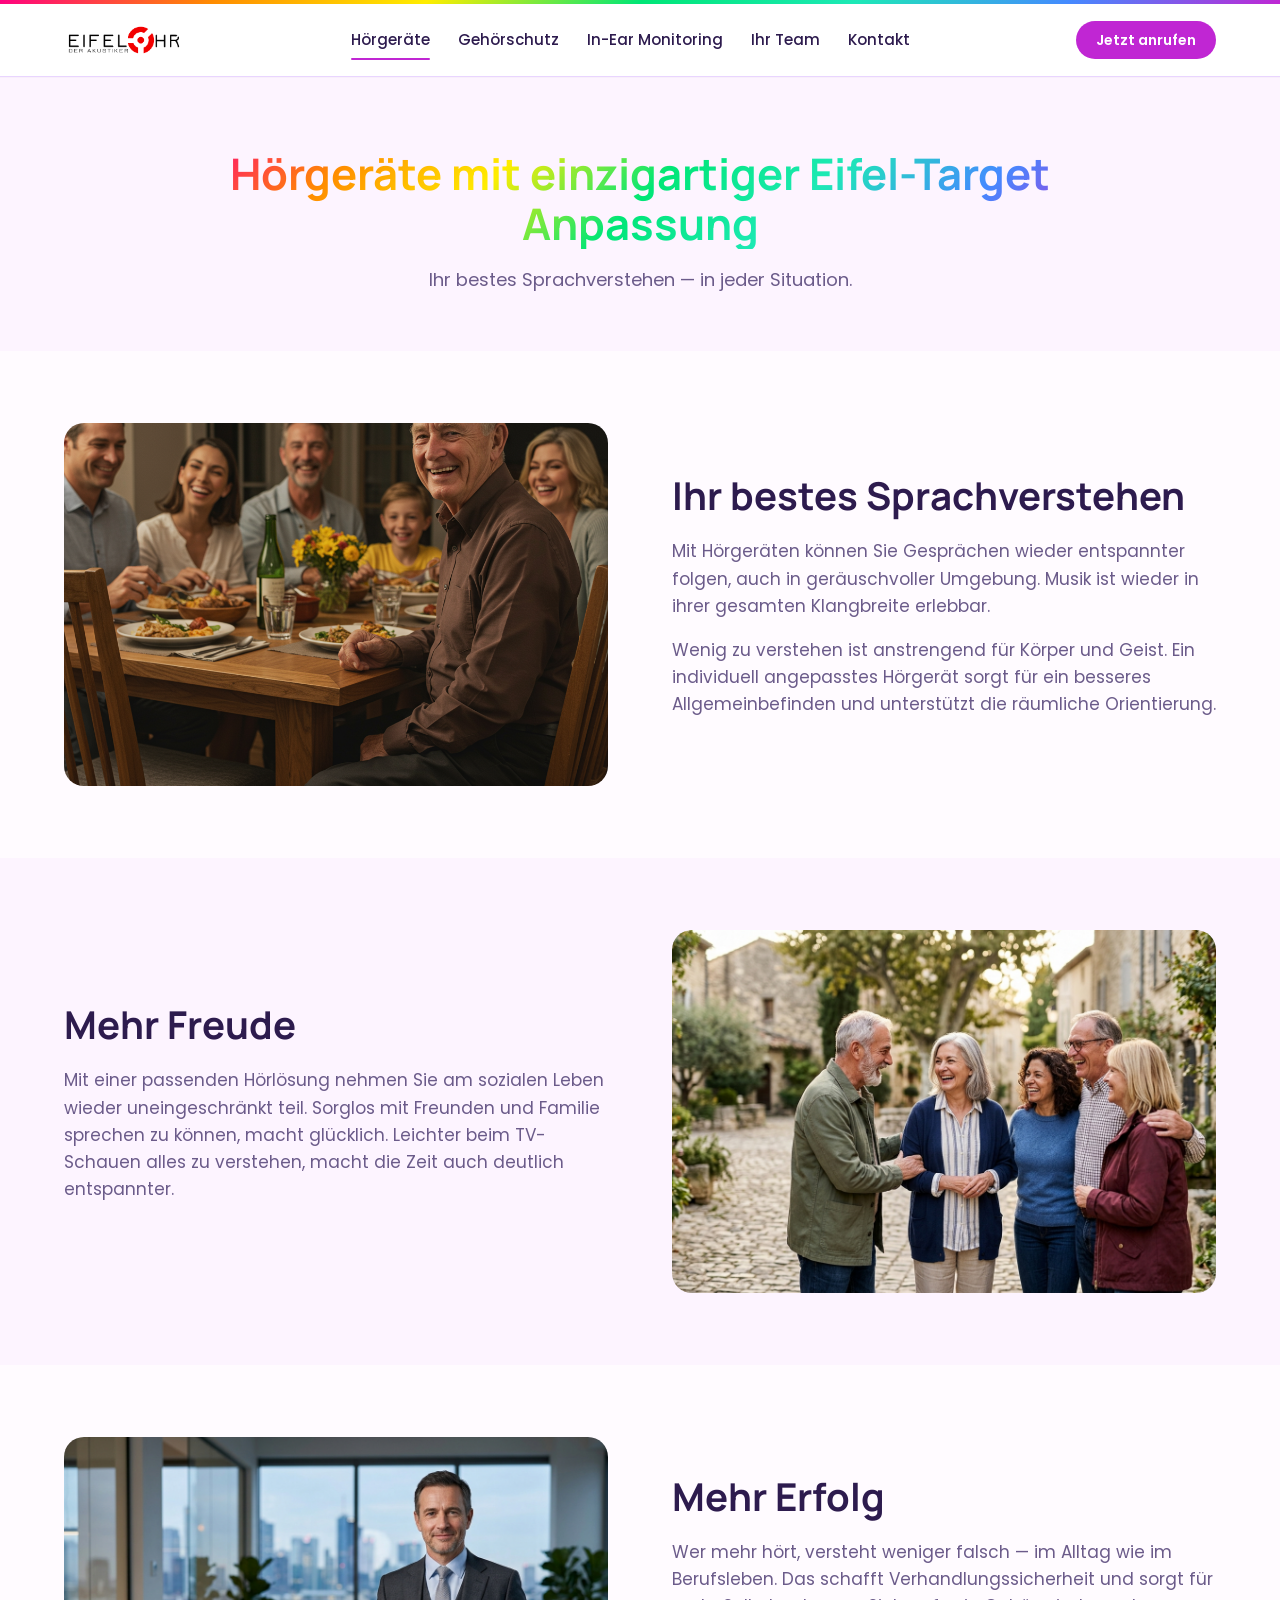
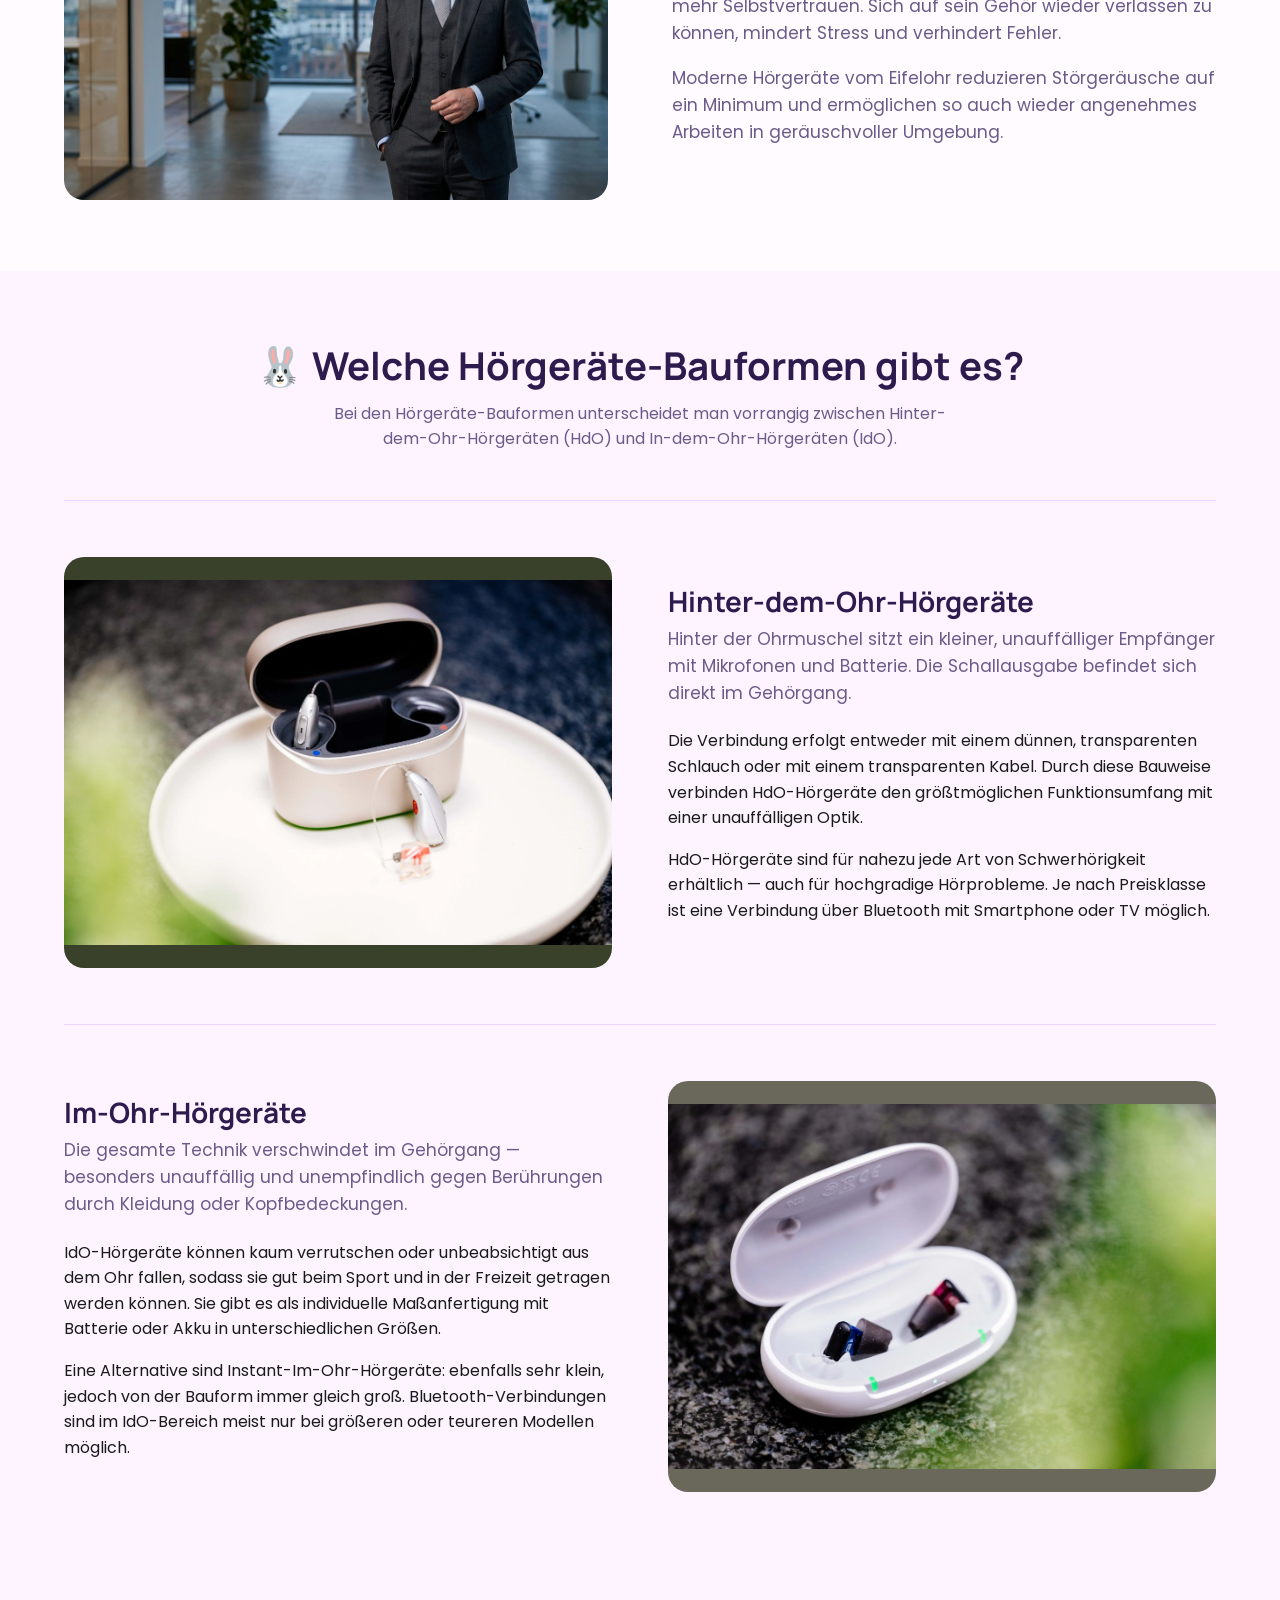
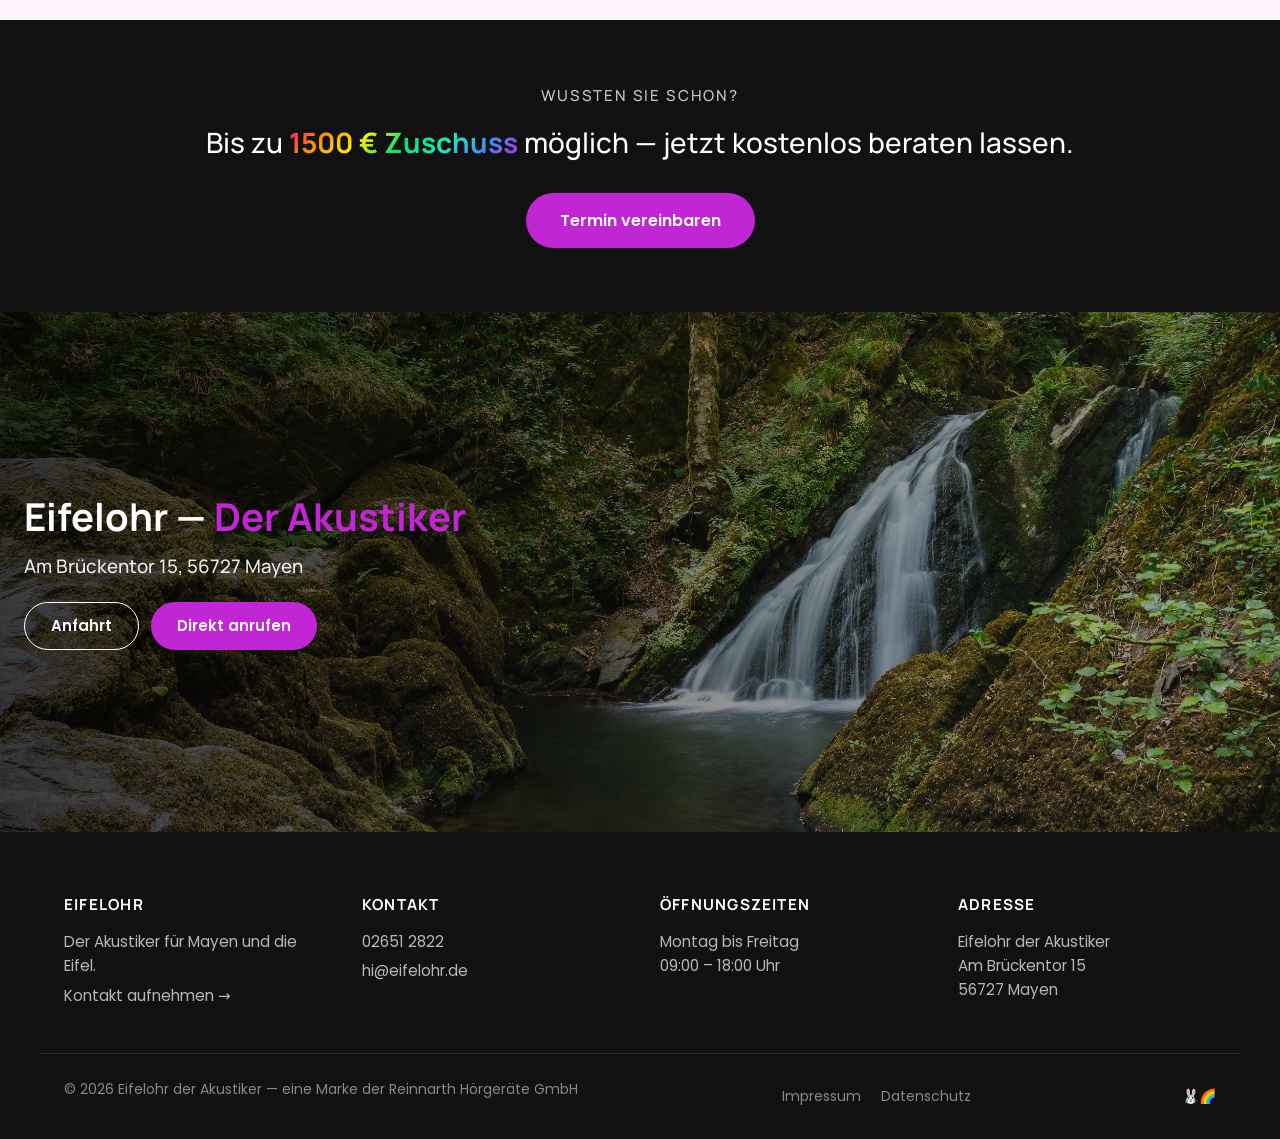
<file: hoergeraete.html>
<!DOCTYPE html>
<html lang="de">
<head>
<meta charset="UTF-8">
<meta name="viewport" content="width=device-width, initial-scale=1">
<title>Hörgeräte mit Eifel-Target Anpassung — Eifelohr der Akustiker</title>
<meta name="description" content="Hörgeräte für Mayen und die Eifel: individuelle Anpassung, alle Bauformen, von Nulltarif bis High-End. Vereinbaren Sie einen Beratungstermin.">
<link rel="icon" href="images/favicon.ico" type="image/x-icon">
<link rel="apple-touch-icon" href="images/logo.png">
<meta name="theme-color" content="#ff2b0a">
<link rel="canonical" href="https://www.eifelohr.de/hoergeraete.html">
<meta property="og:site_name" content="Eifelohr der Akustiker">
<meta property="og:type" content="website">
<meta property="og:locale" content="de_DE">
<meta property="og:url" content="https://www.eifelohr.de/hoergeraete.html">
<meta property="og:title" content="Hörgeräte mit Eifel-Target Anpassung – Eifelohr">
<meta property="og:description" content="HdO- und IdO-Hörgeräte, individuell angepasst in Mayen. Von Nulltarif bis High-End – für Ihr bestes Sprachverstehen.">
<meta property="og:image" content="https://www.eifelohr.de/images/og-cover.jpg">
<meta property="og:image:width" content="1200">
<meta property="og:image:height" content="630">
<meta name="twitter:card" content="summary_large_image">
<meta name="twitter:title" content="Hörgeräte mit Eifel-Target Anpassung – Eifelohr">
<meta name="twitter:description" content="HdO- und IdO-Hörgeräte, individuell angepasst in Mayen. Von Nulltarif bis High-End – für Ihr bestes Sprachverstehen.">
<meta name="twitter:image" content="https://www.eifelohr.de/images/og-cover.jpg">
<link rel="preconnect" href="https://fonts.googleapis.com">
<link rel="preconnect" href="https://fonts.gstatic.com" crossorigin>
<link rel="stylesheet" href="https://fonts.googleapis.com/css2?family=Manrope:wght@500;700&family=Poppins:wght@400;500;600;700&display=swap">
<link rel="stylesheet" href="styles.css">
<link rel="stylesheet" href="image-colors.css">
</head>
<body>

<header class="site-header">
  <div class="container header-inner">
    <a href="index.html" class="logo-link" aria-label="Eifelohr der Akustiker"><img src="images/logo.png" alt="Eifelohr der Akustiker" class="logo"></a>
    <nav class="nav" aria-label="Hauptnavigation">
      <a href="hoergeraete.html" aria-current="page">Hörgeräte</a>
      <a href="gehoerschutz.html">Gehörschutz</a>
      <a href="in-ear-monitoring.html">In-Ear Monitoring</a>
      <a href="ihr-team.html">Ihr Team</a>
      <a href="kontakt.html">Kontakt</a>
    </nav>
    <a href="tel:+4926512822" class="btn btn-primary btn-header">Jetzt anrufen</a>
    <button class="nav-toggle" aria-label="Menü öffnen" aria-expanded="false"><span></span><span></span><span></span></button>
  </div>
</header>

<main>

  <section class="page-hero reveal">
    <div class="container">
      <h1>Hörgeräte mit einzigartiger Eifel-Target Anpassung</h1>
      <p class="lead">Ihr bestes Sprachverstehen — in jeder Situation.</p>
    </div>
  </section>

  <section class="section reveal">
    <div class="container split">
      <div class="split-media"><img src="images/hg-benefit-1.jpg" alt="Mit Hörgeräten Gespräche klar verstehen"></div>
      <div class="split-body">
        <h2>Ihr bestes Sprachverstehen</h2>
        <p>Mit Hörgeräten können Sie Gesprächen wieder entspannter folgen, auch in geräuschvoller Umgebung. Musik ist wieder in ihrer gesamten Klangbreite erlebbar.</p>
        <p>Wenig zu verstehen ist anstrengend für Körper und Geist. Ein individuell angepasstes Hörgerät sorgt für ein besseres Allgemeinbefinden und unterstützt die räumliche Orientierung.</p>
      </div>
    </div>
  </section>

  <section class="section section-soft reveal">
    <div class="container split reverse">
      <div class="split-media"><img src="images/hg-benefit-2.jpg" alt="Freude mit Familie und Freunden"></div>
      <div class="split-body">
        <h2>Mehr Freude</h2>
        <p>Mit einer passenden Hörlösung nehmen Sie am sozialen Leben wieder uneingeschränkt teil. Sorglos mit Freunden und Familie sprechen zu können, macht glücklich. Leichter beim TV-Schauen alles zu verstehen, macht die Zeit auch deutlich entspannter.</p>
      </div>
    </div>
  </section>

  <section class="section reveal">
    <div class="container split">
      <div class="split-media"><img src="images/hg-benefit-3.jpg" alt="Mehr Erfolg im Beruf durch gutes Hören"></div>
      <div class="split-body">
        <h2>Mehr Erfolg</h2>
        <p>Wer mehr hört, versteht weniger falsch — im Alltag wie im Berufsleben. Das schafft Verhandlungssicherheit und sorgt für mehr Selbstvertrauen. Sich auf sein Gehör wieder verlassen zu können, mindert Stress und verhindert Fehler.</p>
        <p>Moderne Hörgeräte vom Eifelohr reduzieren Störgeräusche auf ein Minimum und ermöglichen so auch wieder angenehmes Arbeiten in geräuschvoller Umgebung.</p>
      </div>
    </div>
  </section>

  <section class="section section-soft reveal">
    <div class="container">
      <div class="section-title">
        <h2>Welche Hörgeräte-Bauformen gibt es?</h2>
        <p>Bei den Hörgeräte-Bauformen unterscheidet man vorrangig zwischen Hinter-dem-Ohr-Hörgeräten (HdO) und In-dem-Ohr-Hörgeräten (IdO).</p>
      </div>
      <div class="product-row">
        <div class="product-media"><img src="images/mayen-9.jpg" alt="Hinter-dem-Ohr-Hörgerät"></div>
        <div class="product-body">
          <h3>Hinter-dem-Ohr-Hörgeräte</h3>
          <p class="tagline">Hinter der Ohrmuschel sitzt ein kleiner, unauffälliger Empfänger mit Mikrofonen und Batterie. Die Schallausgabe befindet sich direkt im Gehörgang.</p>
          <p>Die Verbindung erfolgt entweder mit einem dünnen, transparenten Schlauch oder mit einem transparenten Kabel. Durch diese Bauweise verbinden HdO-Hörgeräte den größtmöglichen Funktionsumfang mit einer unauffälligen Optik.</p>
          <p>HdO-Hörgeräte sind für nahezu jede Art von Schwerhörigkeit erhältlich — auch für hochgradige Hörprobleme. Je nach Preisklasse ist eine Verbindung über Bluetooth mit Smartphone oder TV möglich.</p>
        </div>
      </div>
      <div class="product-row reverse">
        <div class="product-media"><img src="images/mayen-11.jpg" alt="Im-Ohr-Hörgerät"></div>
        <div class="product-body">
          <h3>Im-Ohr-Hörgeräte</h3>
          <p class="tagline">Die gesamte Technik verschwindet im Gehörgang — besonders unauffällig und unempfindlich gegen Berührungen durch Kleidung oder Kopfbedeckungen.</p>
          <p>IdO-Hörgeräte können kaum verrutschen oder unbeabsichtigt aus dem Ohr fallen, sodass sie gut beim Sport und in der Freizeit getragen werden können. Sie gibt es als individuelle Maßanfertigung mit Batterie oder Akku in unterschiedlichen Größen.</p>
          <p>Eine Alternative sind Instant-Im-Ohr-Hörgeräte: ebenfalls sehr klein, jedoch von der Bauform immer gleich groß. Bluetooth-Verbindungen sind im IdO-Bereich meist nur bei größeren oder teureren Modellen möglich.</p>
        </div>
      </div>
    </div>
  </section>

  <section class="banner banner-dark reveal">
    <div class="container">
      <p class="banner-eyebrow">Wussten Sie schon?</p>
      <p class="banner-text">Bis zu <strong>1500&nbsp;€ Zuschuss</strong> möglich — jetzt kostenlos beraten lassen.</p>
      <div style="margin-top:28px"><a href="kontakt.html" class="btn btn-primary btn-lg">Termin vereinbaren</a></div>
    </div>
  </section>

  <section class="claim reveal">
    <div class="claim-media"><img src="images/anfahrt.jpg" alt="Eifelohr in Mayen"></div>
    <div class="claim-body">
      <h2>Eifelohr — <span class="accent">Der Akustiker</span></h2>
      <h3>Am Brückentor 15, 56727 Mayen</h3>
      <div class="claim-actions">
        <a href="https://www.google.com/maps/search/?api=1&amp;query=Am+Br%C3%BCckentor+15,+56727+Mayen" target="_blank" rel="noopener" class="btn btn-outline on-dark">Anfahrt</a>
        <a href="tel:+4926512822" class="btn btn-primary">Direkt anrufen</a>
      </div>
    </div>
  </section>

</main>

<footer class="site-footer">
  <div class="container footer-inner">
    <div class="footer-col"><h4>Eifelohr</h4><p>Der Akustiker für Mayen und die Eifel.</p><p><a href="kontakt.html">Kontakt aufnehmen →</a></p></div>
    <div class="footer-col"><h4>Kontakt</h4><p><a href="tel:+4926512822">02651&nbsp;2822</a></p><p><a href="mailto:hi@eifelohr.de">hi@eifelohr.de</a></p></div>
    <div class="footer-col"><h4>Öffnungszeiten</h4><p>Montag bis Freitag
09:00 – 18:00 Uhr</p></div>
    <div class="footer-col"><h4>Adresse</h4><p>Eifelohr der Akustiker
Am Brückentor 15
56727 Mayen</p></div>
  </div>
  <div class="container footer-legal">
    <p>© <span id="year">2026</span> Eifelohr der Akustiker — eine Marke der Reinnarth Hörgeräte GmbH</p>
    <nav aria-label="Rechtliches"><a href="impressum.html">Impressum</a><a href="datenschutz.html">Datenschutz</a></nav>
  </div>
</footer>

<!-- Formbricks (deaktiviert bis ENV_ID gesetzt ist) -->
<script>
  window.formbricksConfig = {
    // Tragen Sie hier Ihre Werte ein, um Formbricks zu aktivieren:
    environmentId: "",          // z.B. "cl..." aus Formbricks Dashboard
    apiHost: "https://app.formbricks.com"  // self-hosted: eigene URL
  };
  (function () {
    if (!window.formbricksConfig.environmentId) return;
    var s = document.createElement("script");
    s.type = "module";
    s.src = window.formbricksConfig.apiHost + "/js/formbricks.umd.cjs";
    s.onload = function () {
      if (window.formbricks) {
        window.formbricks.init({
          environmentId: window.formbricksConfig.environmentId,
          apiHost: window.formbricksConfig.apiHost
        });
      }
    };
    document.head.appendChild(s);
  })();
</script>

<script>
  document.getElementById('year').textContent = new Date().getFullYear();
  document.querySelector('.nav-toggle')?.addEventListener('click', function(){ const o=document.body.classList.toggle('nav-open'); this.setAttribute('aria-expanded', o?'true':'false'); });
</script>

<script src="effects.js" defer></script>
</body>
</html>
</file>
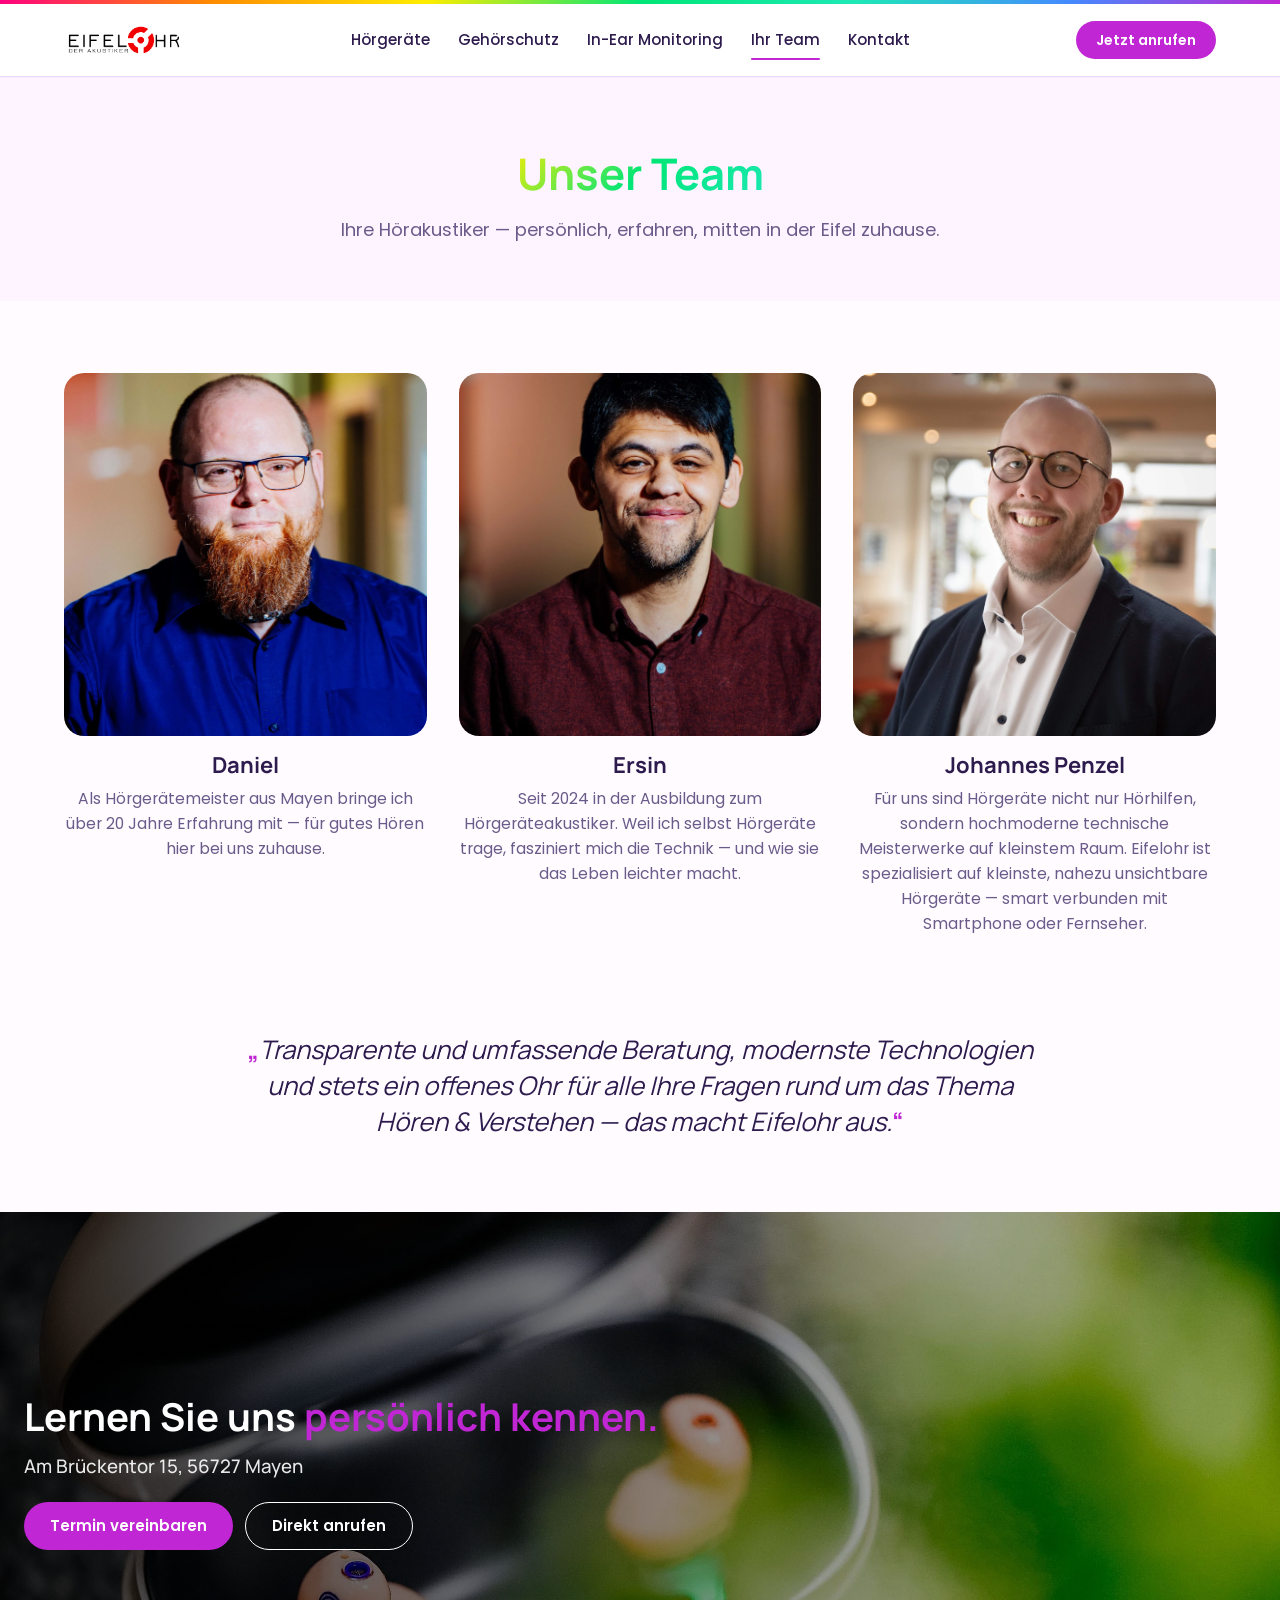
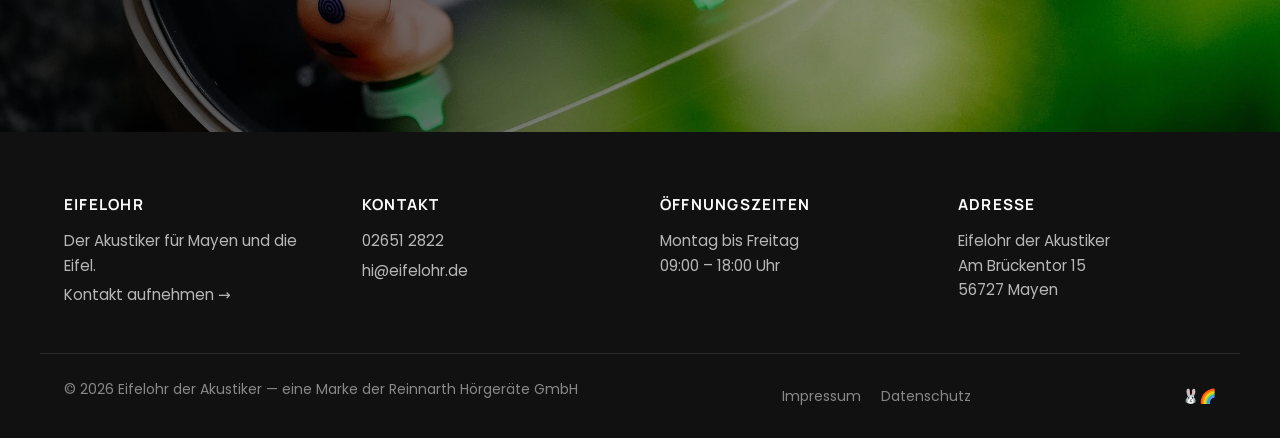
<file: ihr-team.html>
<!DOCTYPE html>
<html lang="de">
<head>
<meta charset="UTF-8">
<meta name="viewport" content="width=device-width, initial-scale=1">
<title>Ihr Team — Eifelohr der Akustiker in Mayen</title>
<meta name="description" content="Das Team vom Eifelohr: Daniel, Ersin und Johannes Penzel. Ihre Hörakustiker in Mayen und der Eifel.">
<link rel="icon" href="images/favicon.ico" type="image/x-icon">
<link rel="apple-touch-icon" href="images/logo.png">
<meta name="theme-color" content="#ff2b0a">
<link rel="canonical" href="https://www.eifelohr.de/ihr-team.html">
<meta property="og:site_name" content="Eifelohr der Akustiker">
<meta property="og:type" content="website">
<meta property="og:locale" content="de_DE">
<meta property="og:url" content="https://www.eifelohr.de/ihr-team.html">
<meta property="og:title" content="Ihr Team beim Eifelohr – Mayen & Eifel">
<meta property="og:description" content="Daniel, Ersin und Johannes Penzel – Ihre Hörakustiker in Mayen. Transparente Beratung, modernste Technologien.">
<meta property="og:image" content="https://www.eifelohr.de/images/og-cover.jpg">
<meta property="og:image:width" content="1200">
<meta property="og:image:height" content="630">
<meta name="twitter:card" content="summary_large_image">
<meta name="twitter:title" content="Ihr Team beim Eifelohr – Mayen & Eifel">
<meta name="twitter:description" content="Daniel, Ersin und Johannes Penzel – Ihre Hörakustiker in Mayen. Transparente Beratung, modernste Technologien.">
<meta name="twitter:image" content="https://www.eifelohr.de/images/og-cover.jpg">
<link rel="preconnect" href="https://fonts.googleapis.com">
<link rel="preconnect" href="https://fonts.gstatic.com" crossorigin>
<link rel="stylesheet" href="https://fonts.googleapis.com/css2?family=Manrope:wght@500;700&family=Poppins:wght@400;500;600;700&display=swap">
<link rel="stylesheet" href="styles.css">
<link rel="stylesheet" href="image-colors.css">
</head>
<body>

<header class="site-header">
  <div class="container header-inner">
    <a href="index.html" class="logo-link"><img src="images/logo.png" alt="Eifelohr der Akustiker" class="logo"></a>
    <nav class="nav" aria-label="Hauptnavigation">
      <a href="hoergeraete.html">Hörgeräte</a>
      <a href="gehoerschutz.html">Gehörschutz</a>
      <a href="in-ear-monitoring.html">In-Ear Monitoring</a>
      <a href="ihr-team.html" aria-current="page">Ihr Team</a>
      <a href="kontakt.html">Kontakt</a>
    </nav>
    <a href="tel:+4926512822" class="btn btn-primary btn-header">Jetzt anrufen</a>
    <button class="nav-toggle" aria-label="Menü öffnen" aria-expanded="false"><span></span><span></span><span></span></button>
  </div>
</header>

<main>

  <section class="page-hero reveal">
    <div class="container">
      <h1>Unser Team</h1>
      <p class="lead">Ihre Hörakustiker — persönlich, erfahren, mitten in der Eifel zuhause.</p>
    </div>
  </section>

  <section class="section reveal">
    <div class="container">
      <div class="team-grid reveal-stagger">
        <article class="team-card">
          <img src="images/team-daniel.jpg" alt="Daniel, Hörgerätemeister beim Eifelohr">
          <h3>Daniel</h3>
          <p>Als Hörgerätemeister aus Mayen bringe ich über 20 Jahre Erfahrung mit — für gutes Hören hier bei uns zuhause.</p>
        </article>
        <article class="team-card">
          <img src="images/team-ersin.jpg" alt="Ersin, in Ausbildung zum Hörakustiker beim Eifelohr">
          <h3>Ersin</h3>
          <p>Seit 2024 in der Ausbildung zum Hörgeräteakustiker. Weil ich selbst Hörgeräte trage, fasziniert mich die Technik — und wie sie das Leben leichter macht.</p>
        </article>
        <article class="team-card">
          <img src="images/hero-portrait.jpg" alt="Johannes Penzel, Inhaber des Eifelohr">
          <h3>Johannes Penzel</h3>
          <p>Für uns sind Hörgeräte nicht nur Hörhilfen, sondern hochmoderne technische Meisterwerke auf kleinstem Raum. Eifelohr ist spezialisiert auf kleinste, nahezu unsichtbare Hörgeräte — smart verbunden mit Smartphone oder Fernseher.</p>
        </article>
      </div>

      <blockquote class="quote">Transparente und umfassende Beratung, modernste Technologien und stets ein offenes Ohr für alle Ihre Fragen rund um das Thema Hören & Verstehen — das macht Eifelohr aus.</blockquote>
    </div>
  </section>

  <section class="claim reveal">
    <div class="claim-media"><img src="images/mayen-12.jpg" alt="Eifelohr Ladenlokal"></div>
    <div class="claim-body">
      <h2>Lernen Sie uns <span class="accent">persönlich kennen.</span></h2>
      <h3>Am Brückentor 15, 56727 Mayen</h3>
      <div class="claim-actions">
        <a href="kontakt.html" class="btn btn-primary">Termin vereinbaren</a>
        <a href="tel:+4926512822" class="btn btn-outline on-dark">Direkt anrufen</a>
      </div>
    </div>
  </section>

</main>

<footer class="site-footer">
  <div class="container footer-inner">
    <div class="footer-col"><h4>Eifelohr</h4><p>Der Akustiker für Mayen und die Eifel.</p><p><a href="kontakt.html">Kontakt aufnehmen →</a></p></div>
    <div class="footer-col"><h4>Kontakt</h4><p><a href="tel:+4926512822">02651&nbsp;2822</a></p><p><a href="mailto:hi@eifelohr.de">hi@eifelohr.de</a></p></div>
    <div class="footer-col"><h4>Öffnungszeiten</h4><p>Montag bis Freitag
09:00 – 18:00 Uhr</p></div>
    <div class="footer-col"><h4>Adresse</h4><p>Eifelohr der Akustiker
Am Brückentor 15
56727 Mayen</p></div>
  </div>
  <div class="container footer-legal">
    <p>© <span id="year">2026</span> Eifelohr der Akustiker — eine Marke der Reinnarth Hörgeräte GmbH</p>
    <nav aria-label="Rechtliches"><a href="impressum.html">Impressum</a><a href="datenschutz.html">Datenschutz</a></nav>
  </div>
</footer>

<!-- Formbricks (deaktiviert bis ENV_ID gesetzt ist) -->
<script>
  window.formbricksConfig = {
    // Tragen Sie hier Ihre Werte ein, um Formbricks zu aktivieren:
    environmentId: "",          // z.B. "cl..." aus Formbricks Dashboard
    apiHost: "https://app.formbricks.com"  // self-hosted: eigene URL
  };
  (function () {
    if (!window.formbricksConfig.environmentId) return;
    var s = document.createElement("script");
    s.type = "module";
    s.src = window.formbricksConfig.apiHost + "/js/formbricks.umd.cjs";
    s.onload = function () {
      if (window.formbricks) {
        window.formbricks.init({
          environmentId: window.formbricksConfig.environmentId,
          apiHost: window.formbricksConfig.apiHost
        });
      }
    };
    document.head.appendChild(s);
  })();
</script>

<script>
  document.getElementById('year').textContent = new Date().getFullYear();
  document.querySelector('.nav-toggle')?.addEventListener('click', function(){ const o=document.body.classList.toggle('nav-open'); this.setAttribute('aria-expanded', o?'true':'false'); });
</script>

<script src="effects.js" defer></script>
</body>
</html>
</file>
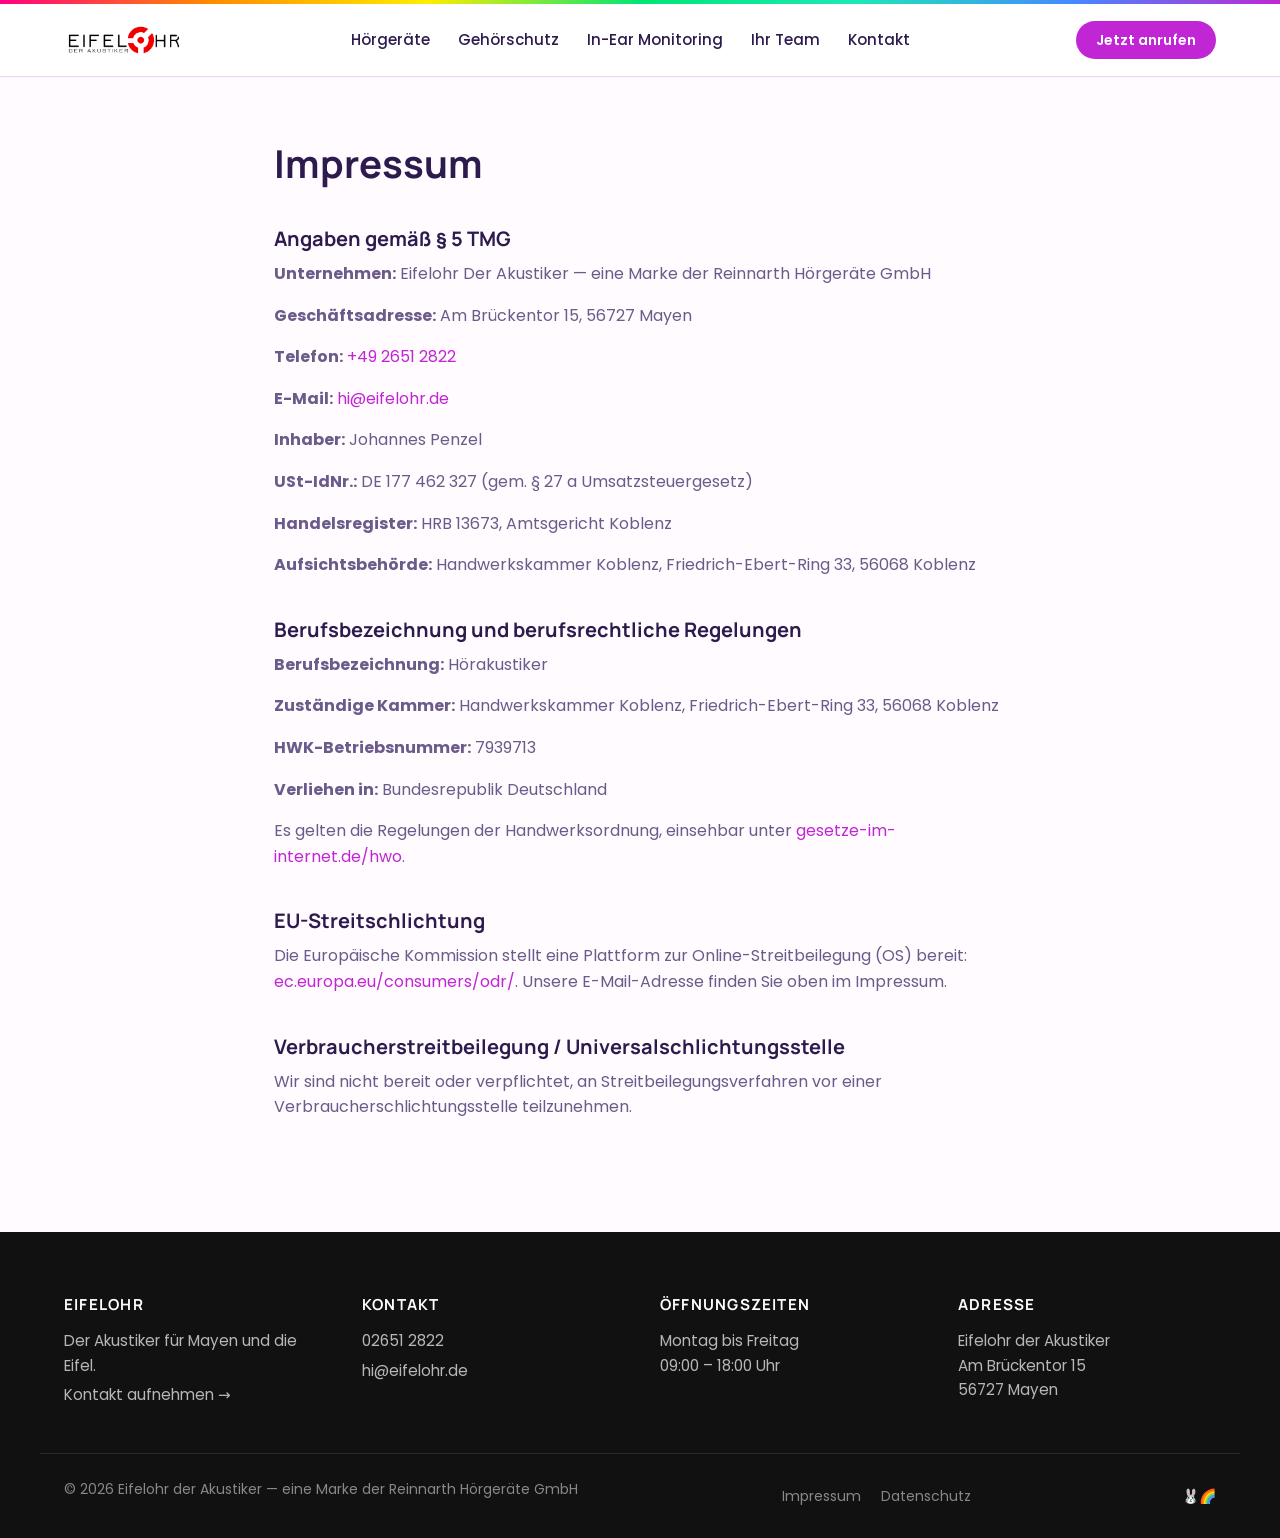
<file: impressum.html>
<!DOCTYPE html>
<html lang="de">
<head>
<meta charset="UTF-8">
<meta name="viewport" content="width=device-width, initial-scale=1">
<title>Impressum — Eifelohr der Akustiker</title>
<meta name="description" content="Impressum des Eifelohr – Reinnarth Hörgeräte GmbH, Am Brückentor 15, 56727 Mayen.">
<meta name="robots" content="noindex">
<link rel="icon" href="images/favicon.ico" type="image/x-icon">
<link rel="apple-touch-icon" href="images/logo.png">
<meta name="theme-color" content="#ff2b0a">
<link rel="canonical" href="https://www.eifelohr.de/impressum.html">
<meta property="og:site_name" content="Eifelohr der Akustiker">
<meta property="og:type" content="website">
<meta property="og:locale" content="de_DE">
<meta property="og:url" content="https://www.eifelohr.de/impressum.html">
<meta property="og:title" content="Impressum – Eifelohr der Akustiker">
<meta property="og:description" content="Pflichtangaben zum Eifelohr – Reinnarth Hörgeräte GmbH, Mayen.">
<meta property="og:image" content="https://www.eifelohr.de/images/og-cover.jpg">
<meta property="og:image:width" content="1200">
<meta property="og:image:height" content="630">
<meta name="twitter:card" content="summary_large_image">
<meta name="twitter:title" content="Impressum – Eifelohr der Akustiker">
<meta name="twitter:description" content="Pflichtangaben zum Eifelohr – Reinnarth Hörgeräte GmbH, Mayen.">
<meta name="twitter:image" content="https://www.eifelohr.de/images/og-cover.jpg">
<link rel="preconnect" href="https://fonts.googleapis.com">
<link rel="preconnect" href="https://fonts.gstatic.com" crossorigin>
<link rel="stylesheet" href="https://fonts.googleapis.com/css2?family=Manrope:wght@500;700&family=Poppins:wght@400;500;600;700&display=swap">
<link rel="stylesheet" href="styles.css">
<link rel="stylesheet" href="image-colors.css">
</head>
<body>

<header class="site-header">
  <div class="container header-inner">
    <a href="index.html" class="logo-link"><img src="images/logo.png" alt="Eifelohr der Akustiker" class="logo"></a>
    <nav class="nav" aria-label="Hauptnavigation">
      <a href="hoergeraete.html">Hörgeräte</a>
      <a href="gehoerschutz.html">Gehörschutz</a>
      <a href="in-ear-monitoring.html">In-Ear Monitoring</a>
      <a href="ihr-team.html">Ihr Team</a>
      <a href="kontakt.html">Kontakt</a>
    </nav>
    <a href="tel:+4926512822" class="btn btn-primary btn-header">Jetzt anrufen</a>
    <button class="nav-toggle" aria-label="Menü öffnen" aria-expanded="false"><span></span><span></span><span></span></button>
  </div>
</header>

<main class="legal">
  <div class="container legal-content">
    <h1>Impressum</h1>

    <h2>Angaben gemäß § 5 TMG</h2>
    <p><strong>Unternehmen:</strong> Eifelohr Der Akustiker — eine Marke der Reinnarth Hörgeräte GmbH</p>
    <p><strong>Geschäftsadresse:</strong> Am Brückentor 15, 56727 Mayen</p>
    <p><strong>Telefon:</strong> <a href="tel:+4926512822">+49 2651 2822</a></p>
    <p><strong>E-Mail:</strong> <a href="mailto:hi@eifelohr.de">hi@eifelohr.de</a></p>
    <p><strong>Inhaber:</strong> Johannes Penzel</p>
    <p><strong>USt-IdNr.:</strong> DE 177 462 327 (gem. § 27 a Umsatzsteuergesetz)</p>
    <p><strong>Handelsregister:</strong> HRB 13673, Amtsgericht Koblenz</p>
    <p><strong>Aufsichtsbehörde:</strong> Handwerkskammer Koblenz, Friedrich-Ebert-Ring 33, 56068 Koblenz</p>

    <h2>Berufsbezeichnung und berufsrechtliche Regelungen</h2>
    <p><strong>Berufsbezeichnung:</strong> Hörakustiker</p>
    <p><strong>Zuständige Kammer:</strong> Handwerkskammer Koblenz, Friedrich-Ebert-Ring 33, 56068 Koblenz</p>
    <p><strong>HWK-Betriebsnummer:</strong> 7939713</p>
    <p><strong>Verliehen in:</strong> Bundesrepublik Deutschland</p>
    <p>Es gelten die Regelungen der Handwerksordnung, einsehbar unter <a href="https://www.gesetze-im-internet.de/hwo/BJNR014110953.html" target="_blank" rel="noopener">gesetze-im-internet.de/hwo</a>.</p>

    <h2>EU-Streitschlichtung</h2>
    <p>Die Europäische Kommission stellt eine Plattform zur Online-Streitbeilegung (OS) bereit: <a href="https://ec.europa.eu/consumers/odr/" target="_blank" rel="noopener">ec.europa.eu/consumers/odr/</a>. Unsere E-Mail-Adresse finden Sie oben im Impressum.</p>

    <h2>Verbraucherstreitbeilegung / Universalschlichtungsstelle</h2>
    <p>Wir sind nicht bereit oder verpflichtet, an Streitbeilegungsverfahren vor einer Verbraucherschlichtungsstelle teilzunehmen.</p>
  </div>
</main>

<footer class="site-footer">
  <div class="container footer-inner">
    <div class="footer-col"><h4>Eifelohr</h4><p>Der Akustiker für Mayen und die Eifel.</p><p><a href="kontakt.html">Kontakt aufnehmen →</a></p></div>
    <div class="footer-col"><h4>Kontakt</h4><p><a href="tel:+4926512822">02651&nbsp;2822</a></p><p><a href="mailto:hi@eifelohr.de">hi@eifelohr.de</a></p></div>
    <div class="footer-col"><h4>Öffnungszeiten</h4><p>Montag bis Freitag
09:00 – 18:00 Uhr</p></div>
    <div class="footer-col"><h4>Adresse</h4><p>Eifelohr der Akustiker
Am Brückentor 15
56727 Mayen</p></div>
  </div>
  <div class="container footer-legal">
    <p>© <span id="year">2026</span> Eifelohr der Akustiker — eine Marke der Reinnarth Hörgeräte GmbH</p>
    <nav aria-label="Rechtliches"><a href="impressum.html">Impressum</a><a href="datenschutz.html">Datenschutz</a></nav>
  </div>
</footer>

<!-- Formbricks (deaktiviert bis ENV_ID gesetzt ist) -->
<script>
  window.formbricksConfig = {
    // Tragen Sie hier Ihre Werte ein, um Formbricks zu aktivieren:
    environmentId: "",          // z.B. "cl..." aus Formbricks Dashboard
    apiHost: "https://app.formbricks.com"  // self-hosted: eigene URL
  };
  (function () {
    if (!window.formbricksConfig.environmentId) return;
    var s = document.createElement("script");
    s.type = "module";
    s.src = window.formbricksConfig.apiHost + "/js/formbricks.umd.cjs";
    s.onload = function () {
      if (window.formbricks) {
        window.formbricks.init({
          environmentId: window.formbricksConfig.environmentId,
          apiHost: window.formbricksConfig.apiHost
        });
      }
    };
    document.head.appendChild(s);
  })();
</script>

<script>
  document.getElementById('year').textContent = new Date().getFullYear();
  document.querySelector('.nav-toggle')?.addEventListener('click', function(){ const o=document.body.classList.toggle('nav-open'); this.setAttribute('aria-expanded', o?'true':'false'); });
</script>

<script src="effects.js" defer></script>
</body>
</html>
</file>
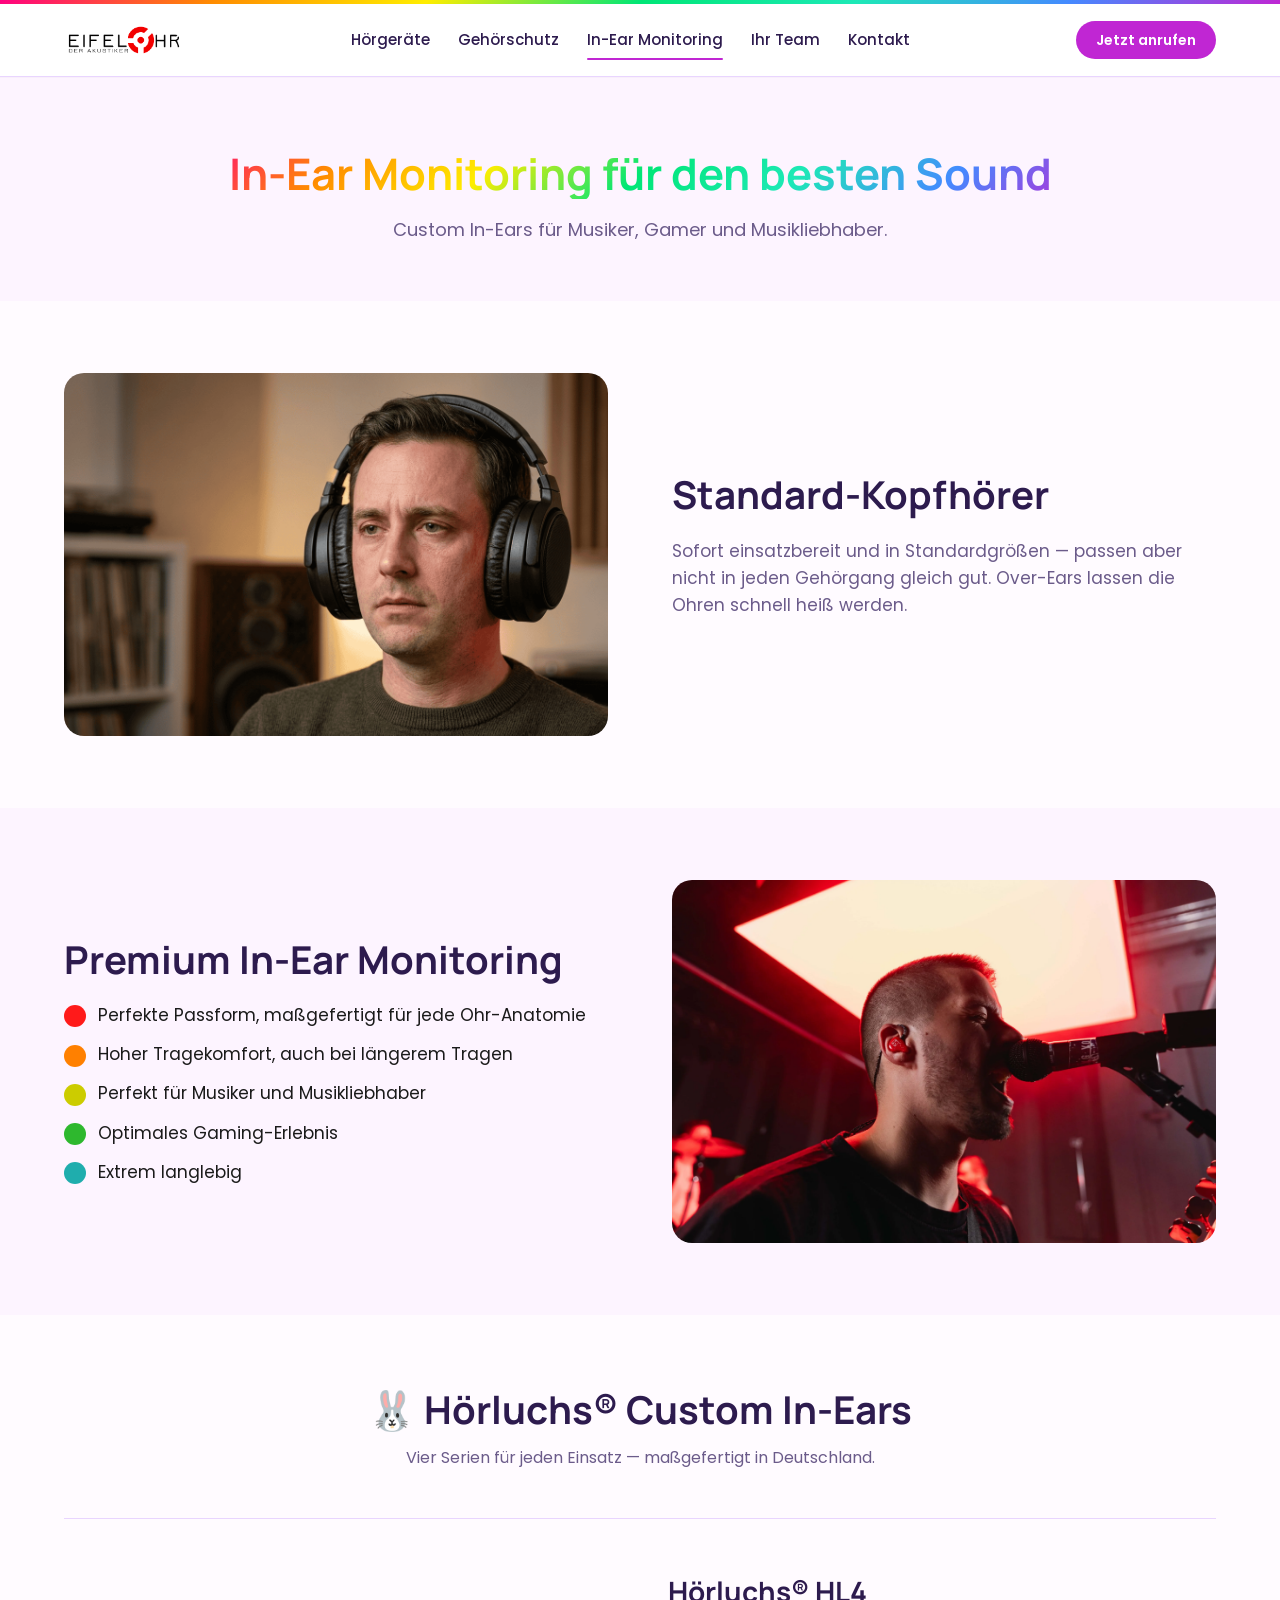
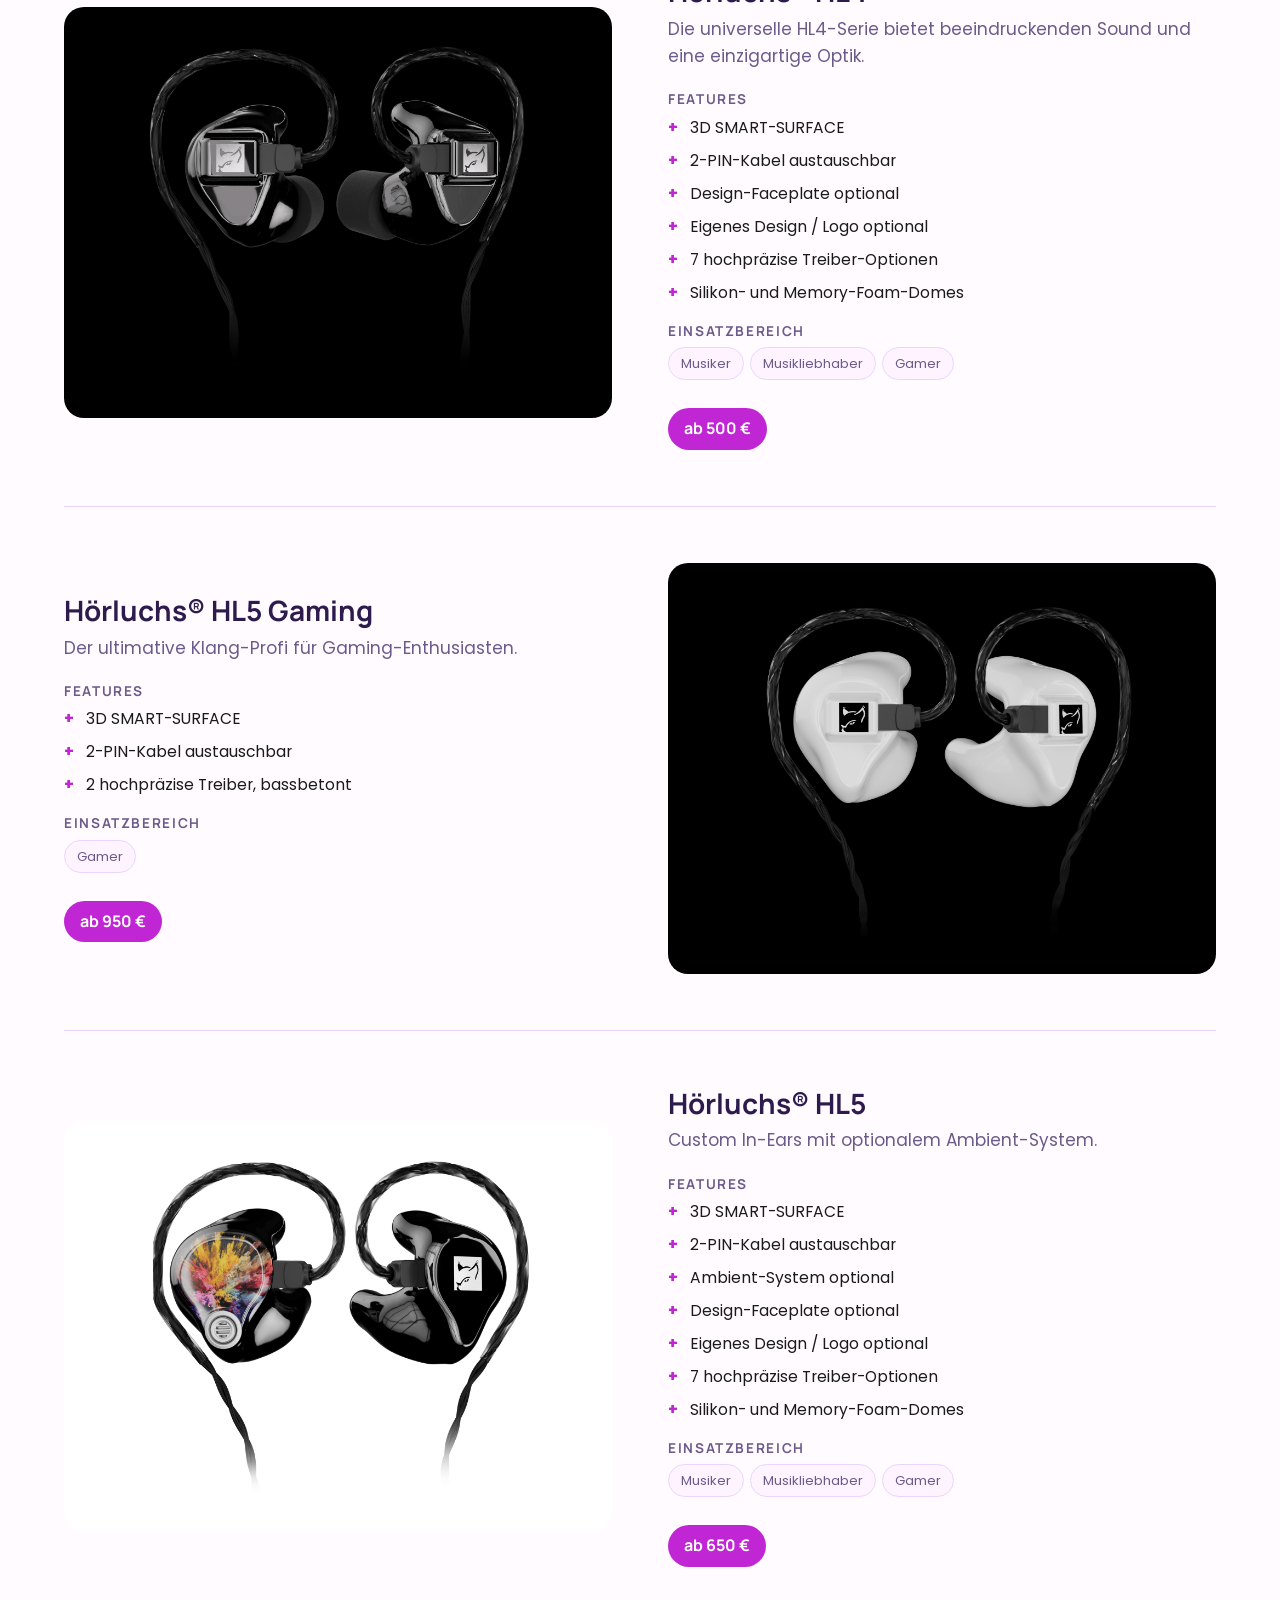
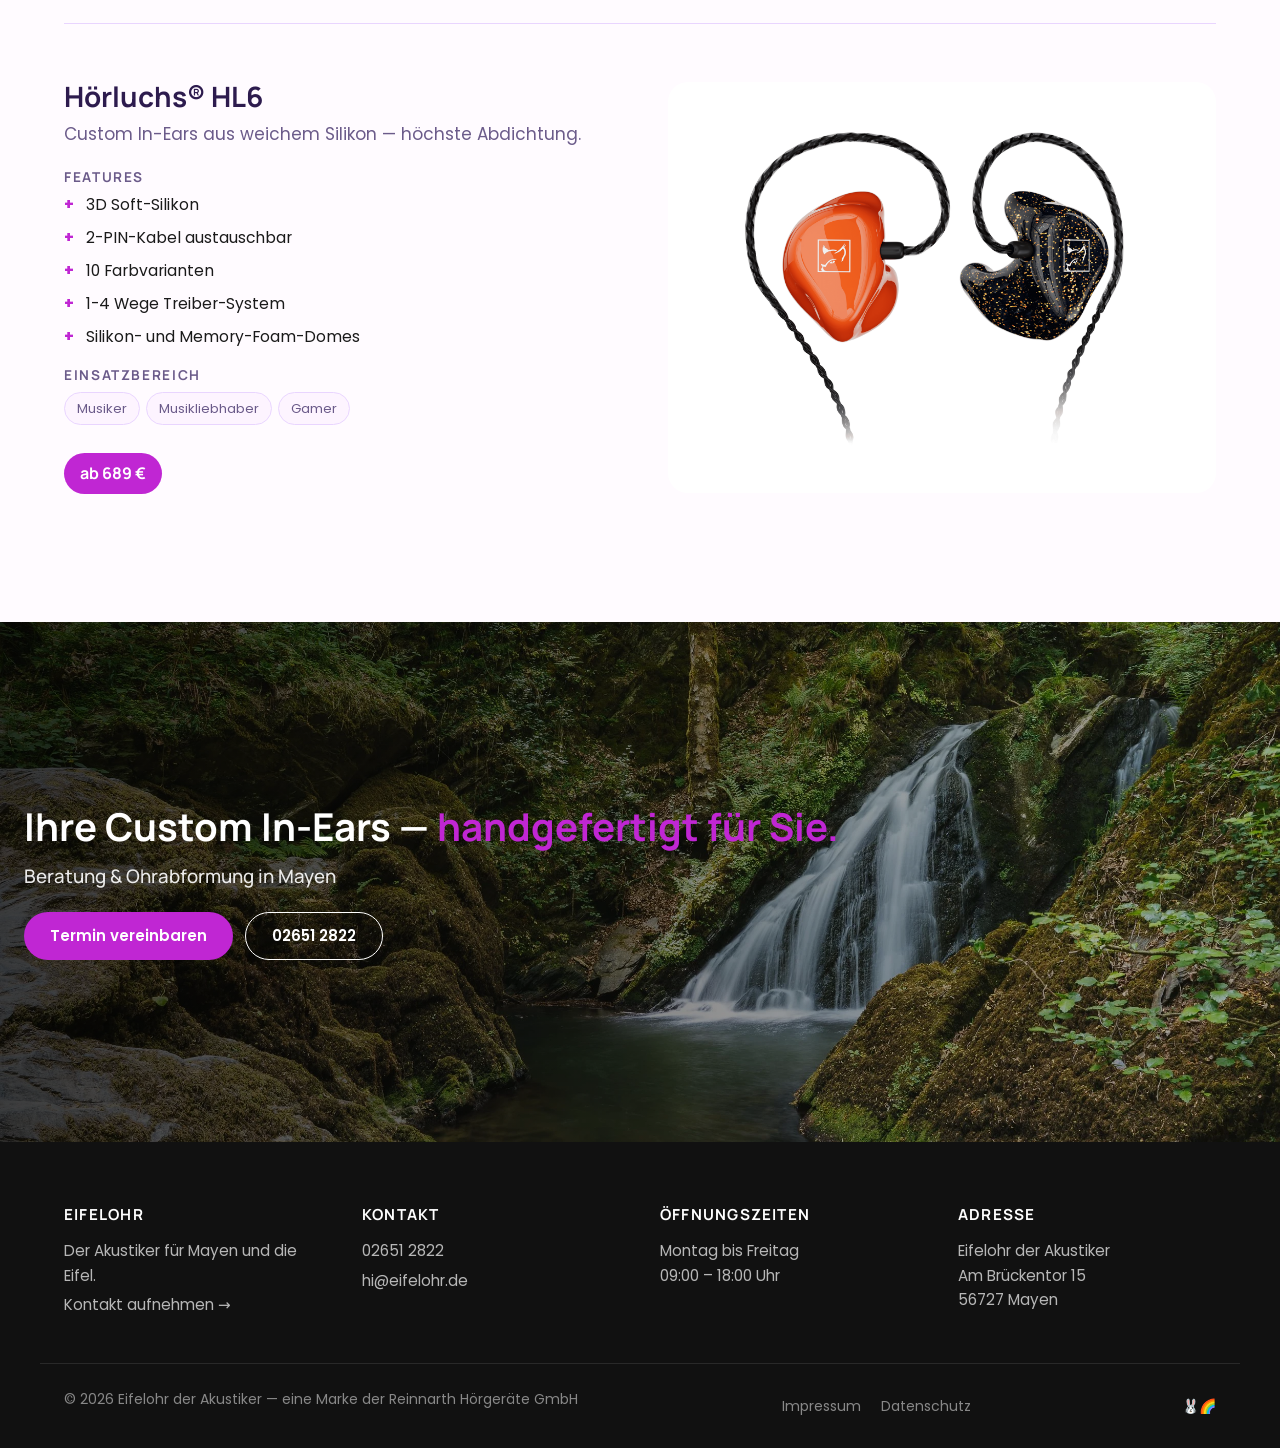
<file: in-ear-monitoring.html>
<!DOCTYPE html>
<html lang="de">
<head>
<meta charset="UTF-8">
<meta name="viewport" content="width=device-width, initial-scale=1">
<title>In-Ear Monitoring — Custom In-Ears von Hörluchs | Eifelohr</title>
<meta name="description" content="Custom In-Ear Monitoring für Musiker, Gamer und Musikliebhaber. Hörluchs HL4, HL5 Gaming, HL5 und HL6 — maßgefertigt beim Eifelohr in Mayen.">
<link rel="icon" href="images/favicon.ico" type="image/x-icon">
<link rel="apple-touch-icon" href="images/logo.png">
<meta name="theme-color" content="#ff2b0a">
<link rel="canonical" href="https://www.eifelohr.de/in-ear-monitoring.html">
<meta property="og:site_name" content="Eifelohr der Akustiker">
<meta property="og:type" content="website">
<meta property="og:locale" content="de_DE">
<meta property="og:url" content="https://www.eifelohr.de/in-ear-monitoring.html">
<meta property="og:title" content="Custom In-Ear Monitoring – Hörluchs HL4/HL5/HL6 | Eifelohr">
<meta property="og:description" content="Maßgefertigte In-Ear Monitore für Musiker, Gamer und Musikliebhaber – Hörluchs HL4, HL5, HL6.">
<meta property="og:image" content="https://www.eifelohr.de/images/og-cover.jpg">
<meta property="og:image:width" content="1200">
<meta property="og:image:height" content="630">
<meta name="twitter:card" content="summary_large_image">
<meta name="twitter:title" content="Custom In-Ear Monitoring – Hörluchs HL4/HL5/HL6 | Eifelohr">
<meta name="twitter:description" content="Maßgefertigte In-Ear Monitore für Musiker, Gamer und Musikliebhaber – Hörluchs HL4, HL5, HL6.">
<meta name="twitter:image" content="https://www.eifelohr.de/images/og-cover.jpg">
<link rel="preconnect" href="https://fonts.googleapis.com">
<link rel="preconnect" href="https://fonts.gstatic.com" crossorigin>
<link rel="stylesheet" href="https://fonts.googleapis.com/css2?family=Manrope:wght@500;700&family=Poppins:wght@400;500;600;700&display=swap">
<link rel="stylesheet" href="styles.css">
<link rel="stylesheet" href="image-colors.css">
</head>
<body>

<header class="site-header">
  <div class="container header-inner">
    <a href="index.html" class="logo-link"><img src="images/logo.png" alt="Eifelohr der Akustiker" class="logo"></a>
    <nav class="nav" aria-label="Hauptnavigation">
      <a href="hoergeraete.html">Hörgeräte</a>
      <a href="gehoerschutz.html">Gehörschutz</a>
      <a href="in-ear-monitoring.html" aria-current="page">In-Ear Monitoring</a>
      <a href="ihr-team.html">Ihr Team</a>
      <a href="kontakt.html">Kontakt</a>
    </nav>
    <a href="tel:+4926512822" class="btn btn-primary btn-header">Jetzt anrufen</a>
    <button class="nav-toggle" aria-label="Menü öffnen" aria-expanded="false"><span></span><span></span><span></span></button>
  </div>
</header>

<main>

  <section class="page-hero reveal">
    <div class="container">
      <h1>In-Ear Monitoring für den besten Sound</h1>
      <p class="lead">Custom In-Ears für Musiker, Gamer und Musikliebhaber.</p>
    </div>
  </section>

  <section class="section reveal">
    <div class="container split">
      <div class="split-media"><img src="images/iem-standard.jpg" alt="Standard-Kopfhörer"></div>
      <div class="split-body">
        <h2>Standard-Kopfhörer</h2>
        <p>Sofort einsatzbereit und in Standardgrößen — passen aber nicht in jeden Gehörgang gleich gut. Over-Ears lassen die Ohren schnell heiß werden.</p>
      </div>
    </div>
  </section>

  <section class="section section-soft reveal">
    <div class="container split reverse">
      <div class="split-media"><img src="images/iem-hero.jpg" alt="Custom In-Ear Monitoring"></div>
      <div class="split-body">
        <h2>Premium In-Ear Monitoring</h2>
        <ul class="feature-list">
          <li>Perfekte Passform, maßgefertigt für jede Ohr-Anatomie</li>
          <li>Hoher Tragekomfort, auch bei längerem Tragen</li>
          <li>Perfekt für Musiker und Musikliebhaber</li>
          <li>Optimales Gaming-Erlebnis</li>
          <li>Extrem langlebig</li>
        </ul>
      </div>
    </div>
  </section>

  <section class="section reveal">
    <div class="container">
      <div class="section-title">
        <h2>Hörluchs® Custom In-Ears</h2>
        <p>Vier Serien für jeden Einsatz — maßgefertigt in Deutschland.</p>
      </div>

      <div class="product-row">
        <div class="product-media"><img src="images/iem-hl4.png" alt="Hörluchs HL4"></div>
        <div class="product-body">
          <h3>Hörluchs® HL4</h3>
          <p class="tagline">Die universelle HL4-Serie bietet beeindruckenden Sound und eine einzigartige Optik.</p>
          <h4>Features</h4>
          <ul>
            <li>3D SMART-SURFACE</li>
            <li>2-PIN-Kabel austauschbar</li>
            <li>Design-Faceplate optional</li>
            <li>Eigenes Design / Logo optional</li>
            <li>7 hochpräzise Treiber-Optionen</li>
            <li>Silikon- und Memory-Foam-Domes</li>
          </ul>
          <h4>Einsatzbereich</h4>
          <div class="tags"><span class="tag">Musiker</span><span class="tag">Musikliebhaber</span><span class="tag">Gamer</span></div>
          <span class="price-tag">ab 500&nbsp;€</span>
        </div>
      </div>

      <div class="product-row reverse">
        <div class="product-media"><img src="images/iem-hl5-gaming.png" alt="Hörluchs HL5 Gaming"></div>
        <div class="product-body">
          <h3>Hörluchs® HL5 Gaming</h3>
          <p class="tagline">Der ultimative Klang-Profi für Gaming-Enthusiasten.</p>
          <h4>Features</h4>
          <ul>
            <li>3D SMART-SURFACE</li>
            <li>2-PIN-Kabel austauschbar</li>
            <li>2 hochpräzise Treiber, bassbetont</li>
          </ul>
          <h4>Einsatzbereich</h4>
          <div class="tags"><span class="tag">Gamer</span></div>
          <span class="price-tag">ab 950&nbsp;€</span>
        </div>
      </div>

      <div class="product-row">
        <div class="product-media"><img src="images/iem-hl5.png" alt="Hörluchs HL5"></div>
        <div class="product-body">
          <h3>Hörluchs® HL5</h3>
          <p class="tagline">Custom In-Ears mit optionalem Ambient-System.</p>
          <h4>Features</h4>
          <ul>
            <li>3D SMART-SURFACE</li>
            <li>2-PIN-Kabel austauschbar</li>
            <li>Ambient-System optional</li>
            <li>Design-Faceplate optional</li>
            <li>Eigenes Design / Logo optional</li>
            <li>7 hochpräzise Treiber-Optionen</li>
            <li>Silikon- und Memory-Foam-Domes</li>
          </ul>
          <h4>Einsatzbereich</h4>
          <div class="tags"><span class="tag">Musiker</span><span class="tag">Musikliebhaber</span><span class="tag">Gamer</span></div>
          <span class="price-tag">ab 650&nbsp;€</span>
        </div>
      </div>

      <div class="product-row reverse">
        <div class="product-media"><img src="images/iem-hl6.png" alt="Hörluchs HL6"></div>
        <div class="product-body">
          <h3>Hörluchs® HL6</h3>
          <p class="tagline">Custom In-Ears aus weichem Silikon — höchste Abdichtung.</p>
          <h4>Features</h4>
          <ul>
            <li>3D Soft-Silikon</li>
            <li>2-PIN-Kabel austauschbar</li>
            <li>10 Farbvarianten</li>
            <li>1-4 Wege Treiber-System</li>
            <li>Silikon- und Memory-Foam-Domes</li>
          </ul>
          <h4>Einsatzbereich</h4>
          <div class="tags"><span class="tag">Musiker</span><span class="tag">Musikliebhaber</span><span class="tag">Gamer</span></div>
          <span class="price-tag">ab 689&nbsp;€</span>
        </div>
      </div>

    </div>
  </section>

  <section class="claim reveal">
    <div class="claim-media"><img src="images/anfahrt.jpg" alt="Eifelohr in Mayen"></div>
    <div class="claim-body">
      <h2>Ihre Custom In-Ears — <span class="accent">handgefertigt für Sie.</span></h2>
      <h3>Beratung & Ohrabformung in Mayen</h3>
      <div class="claim-actions">
        <a href="kontakt.html" class="btn btn-primary">Termin vereinbaren</a>
        <a href="tel:+4926512822" class="btn btn-outline on-dark">02651 2822</a>
      </div>
    </div>
  </section>

</main>

<footer class="site-footer">
  <div class="container footer-inner">
    <div class="footer-col"><h4>Eifelohr</h4><p>Der Akustiker für Mayen und die Eifel.</p><p><a href="kontakt.html">Kontakt aufnehmen →</a></p></div>
    <div class="footer-col"><h4>Kontakt</h4><p><a href="tel:+4926512822">02651&nbsp;2822</a></p><p><a href="mailto:hi@eifelohr.de">hi@eifelohr.de</a></p></div>
    <div class="footer-col"><h4>Öffnungszeiten</h4><p>Montag bis Freitag
09:00 – 18:00 Uhr</p></div>
    <div class="footer-col"><h4>Adresse</h4><p>Eifelohr der Akustiker
Am Brückentor 15
56727 Mayen</p></div>
  </div>
  <div class="container footer-legal">
    <p>© <span id="year">2026</span> Eifelohr der Akustiker — eine Marke der Reinnarth Hörgeräte GmbH</p>
    <nav aria-label="Rechtliches"><a href="impressum.html">Impressum</a><a href="datenschutz.html">Datenschutz</a></nav>
  </div>
</footer>

<!-- Formbricks (deaktiviert bis ENV_ID gesetzt ist) -->
<script>
  window.formbricksConfig = {
    // Tragen Sie hier Ihre Werte ein, um Formbricks zu aktivieren:
    environmentId: "",          // z.B. "cl..." aus Formbricks Dashboard
    apiHost: "https://app.formbricks.com"  // self-hosted: eigene URL
  };
  (function () {
    if (!window.formbricksConfig.environmentId) return;
    var s = document.createElement("script");
    s.type = "module";
    s.src = window.formbricksConfig.apiHost + "/js/formbricks.umd.cjs";
    s.onload = function () {
      if (window.formbricks) {
        window.formbricks.init({
          environmentId: window.formbricksConfig.environmentId,
          apiHost: window.formbricksConfig.apiHost
        });
      }
    };
    document.head.appendChild(s);
  })();
</script>

<script>
  document.getElementById('year').textContent = new Date().getFullYear();
  document.querySelector('.nav-toggle')?.addEventListener('click', function(){ const o=document.body.classList.toggle('nav-open'); this.setAttribute('aria-expanded', o?'true':'false'); });
</script>

<script src="effects.js" defer></script>
</body>
</html>
</file>
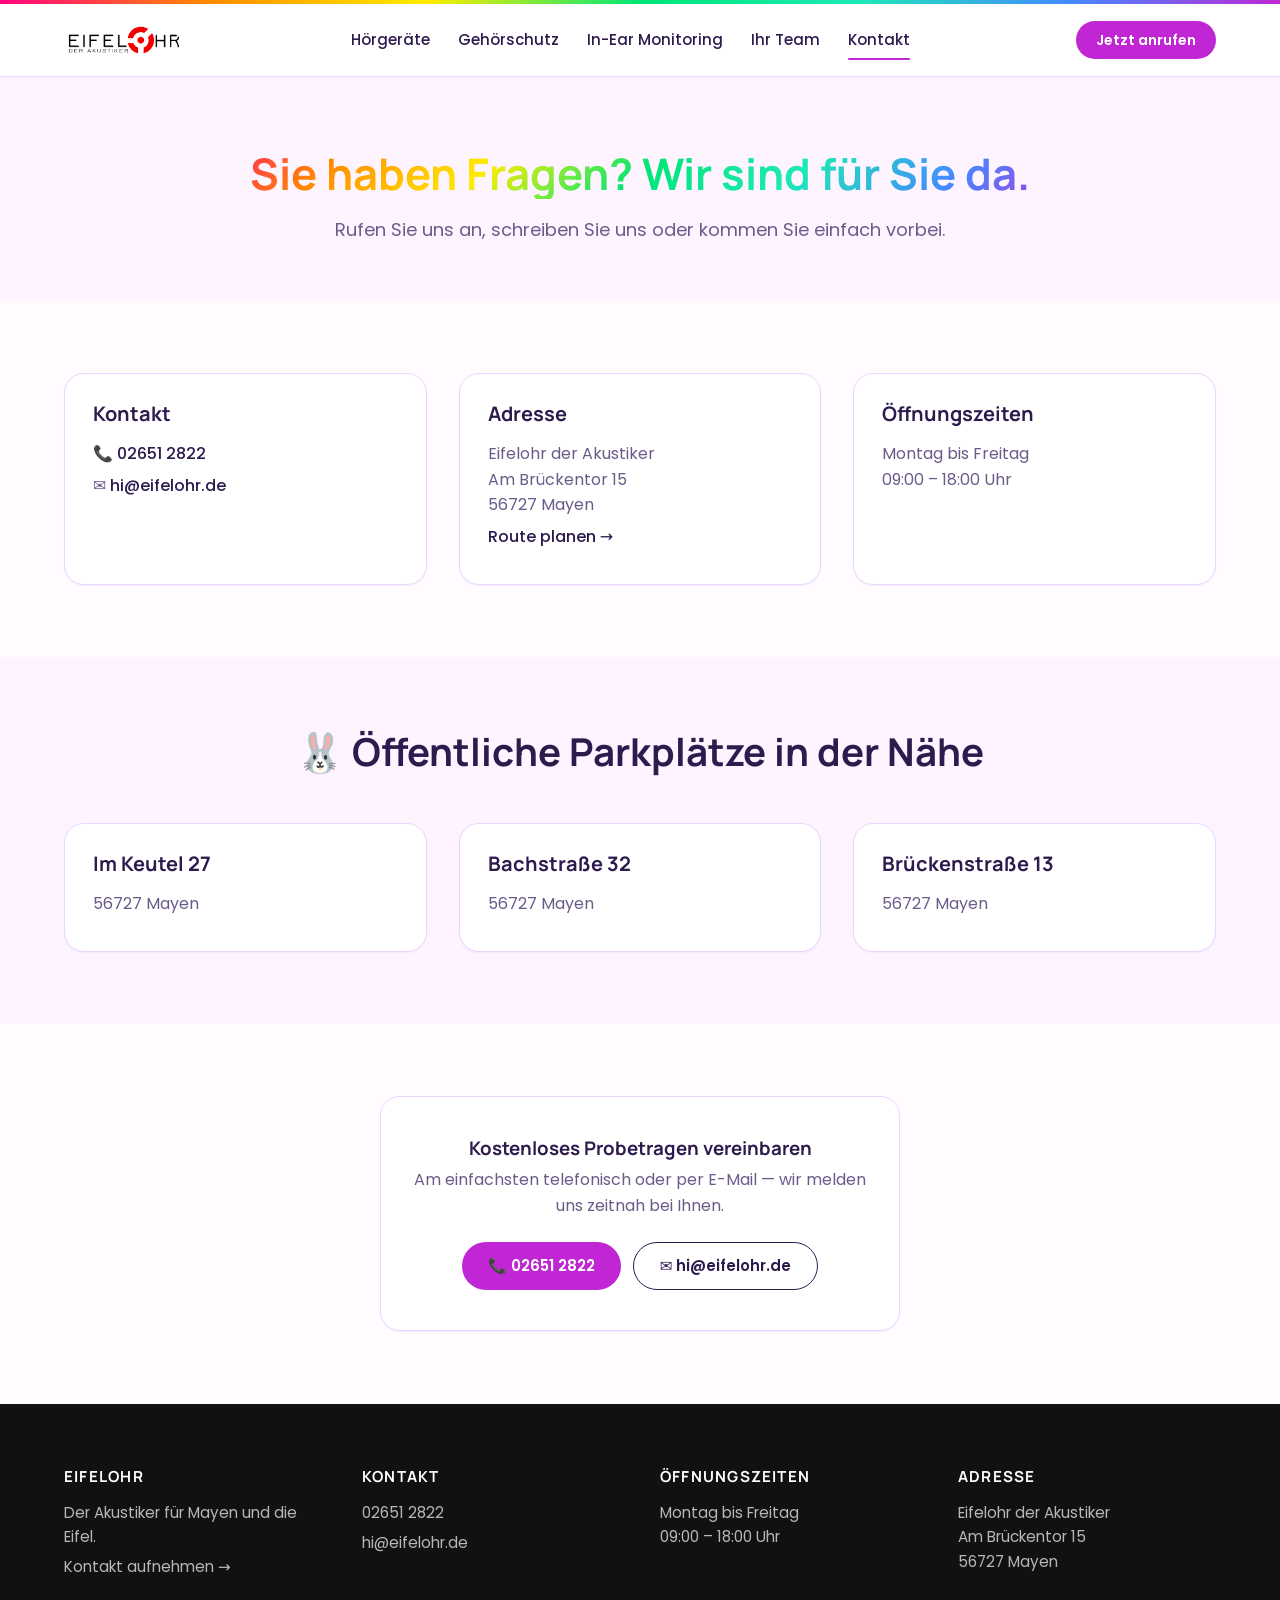
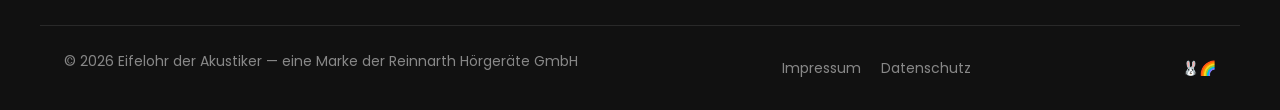
<file: kontakt.html>
<!DOCTYPE html>
<html lang="de">
<head>
<meta charset="UTF-8">
<meta name="viewport" content="width=device-width, initial-scale=1">
<title>Kontakt — Eifelohr der Akustiker in Mayen</title>
<meta name="description" content="Kontakt zu Eifelohr in Mayen: Telefon 02651 2822, E-Mail hi@eifelohr.de, Am Brückentor 15.">
<link rel="icon" href="images/favicon.ico" type="image/x-icon">
<link rel="apple-touch-icon" href="images/logo.png">
<meta name="theme-color" content="#ff2b0a">
<link rel="canonical" href="https://www.eifelohr.de/kontakt.html">
<meta property="og:site_name" content="Eifelohr der Akustiker">
<meta property="og:type" content="website">
<meta property="og:locale" content="de_DE">
<meta property="og:url" content="https://www.eifelohr.de/kontakt.html">
<meta property="og:title" content="Kontakt & Anfahrt – Eifelohr der Akustiker in Mayen">
<meta property="og:description" content="Telefon 02651 2822, hi@eifelohr.de, Am Brückentor 15, 56727 Mayen. Öffnungszeiten und Parkplätze.">
<meta property="og:image" content="https://www.eifelohr.de/images/og-cover.jpg">
<meta property="og:image:width" content="1200">
<meta property="og:image:height" content="630">
<meta name="twitter:card" content="summary_large_image">
<meta name="twitter:title" content="Kontakt & Anfahrt – Eifelohr der Akustiker in Mayen">
<meta name="twitter:description" content="Telefon 02651 2822, hi@eifelohr.de, Am Brückentor 15, 56727 Mayen. Öffnungszeiten und Parkplätze.">
<meta name="twitter:image" content="https://www.eifelohr.de/images/og-cover.jpg">
<link rel="preconnect" href="https://fonts.googleapis.com">
<link rel="preconnect" href="https://fonts.gstatic.com" crossorigin>
<link rel="stylesheet" href="https://fonts.googleapis.com/css2?family=Manrope:wght@500;700&family=Poppins:wght@400;500;600;700&display=swap">
<link rel="stylesheet" href="styles.css">
<link rel="stylesheet" href="image-colors.css">
</head>
<body>

<header class="site-header">
  <div class="container header-inner">
    <a href="index.html" class="logo-link"><img src="images/logo.png" alt="Eifelohr der Akustiker" class="logo"></a>
    <nav class="nav" aria-label="Hauptnavigation">
      <a href="hoergeraete.html">Hörgeräte</a>
      <a href="gehoerschutz.html">Gehörschutz</a>
      <a href="in-ear-monitoring.html">In-Ear Monitoring</a>
      <a href="ihr-team.html">Ihr Team</a>
      <a href="kontakt.html" aria-current="page">Kontakt</a>
    </nav>
    <a href="tel:+4926512822" class="btn btn-primary btn-header">Jetzt anrufen</a>
    <button class="nav-toggle" aria-label="Menü öffnen" aria-expanded="false"><span></span><span></span><span></span></button>
  </div>
</header>

<main>

  <section class="page-hero reveal">
    <div class="container">
      <h1>Sie haben Fragen? Wir sind für Sie da.</h1>
      <p class="lead">Rufen Sie uns an, schreiben Sie uns oder kommen Sie einfach vorbei.</p>
    </div>
  </section>

  <section class="section reveal">
    <div class="container">
      <div class="info-grid reveal-stagger">
        <div class="info-card">
          <h3>Kontakt</h3>
          <p>📞 <a href="tel:+4926512822">02651&nbsp;2822</a></p>
          <p>✉️ <a href="mailto:hi@eifelohr.de">hi@eifelohr.de</a></p>
        </div>
        <div class="info-card">
          <h3>Adresse</h3>
          <p>Eifelohr der Akustiker
Am Brückentor 15
56727 Mayen</p>
          <p><a href="https://www.google.com/maps/search/?api=1&amp;query=Am+Br%C3%BCckentor+15,+56727+Mayen" target="_blank" rel="noopener">Route planen →</a></p>
        </div>
        <div class="info-card">
          <h3>Öffnungszeiten</h3>
          <p>Montag bis Freitag
09:00 – 18:00 Uhr</p>
        </div>
      </div>
    </div>
  </section>

  <section class="section section-soft reveal">
    <div class="container">
      <div class="section-title">
        <h2>Öffentliche Parkplätze in der Nähe</h2>
      </div>
      <div class="info-grid reveal-stagger">
        <div class="info-card"><h3>Im Keutel 27</h3><p>56727 Mayen</p></div>
        <div class="info-card"><h3>Bachstraße 32</h3><p>56727 Mayen</p></div>
        <div class="info-card"><h3>Brückenstraße 13</h3><p>56727 Mayen</p></div>
      </div>
    </div>
  </section>

  <section class="section reveal">
    <div class="container" style="max-width:900px">
      <div class="address-block">
        <h3>Kostenloses Probetragen vereinbaren</h3>
        <p>Am einfachsten telefonisch oder per E-Mail — wir melden uns zeitnah bei Ihnen.</p>
        <div style="display:flex;gap:12px;justify-content:center;flex-wrap:wrap">
          <a href="tel:+4926512822" class="btn btn-primary">📞 02651 2822</a>
          <a href="mailto:hi@eifelohr.de" class="btn btn-outline">✉️ hi@eifelohr.de</a>
        </div>
      </div>
    </div>
  </section>

</main>

<footer class="site-footer">
  <div class="container footer-inner">
    <div class="footer-col"><h4>Eifelohr</h4><p>Der Akustiker für Mayen und die Eifel.</p><p><a href="kontakt.html">Kontakt aufnehmen →</a></p></div>
    <div class="footer-col"><h4>Kontakt</h4><p><a href="tel:+4926512822">02651&nbsp;2822</a></p><p><a href="mailto:hi@eifelohr.de">hi@eifelohr.de</a></p></div>
    <div class="footer-col"><h4>Öffnungszeiten</h4><p>Montag bis Freitag
09:00 – 18:00 Uhr</p></div>
    <div class="footer-col"><h4>Adresse</h4><p>Eifelohr der Akustiker
Am Brückentor 15
56727 Mayen</p></div>
  </div>
  <div class="container footer-legal">
    <p>© <span id="year">2026</span> Eifelohr der Akustiker — eine Marke der Reinnarth Hörgeräte GmbH</p>
    <nav aria-label="Rechtliches"><a href="impressum.html">Impressum</a><a href="datenschutz.html">Datenschutz</a></nav>
  </div>
</footer>

<!-- Formbricks (deaktiviert bis ENV_ID gesetzt ist) -->
<script>
  window.formbricksConfig = {
    // Tragen Sie hier Ihre Werte ein, um Formbricks zu aktivieren:
    environmentId: "",          // z.B. "cl..." aus Formbricks Dashboard
    apiHost: "https://app.formbricks.com"  // self-hosted: eigene URL
  };
  (function () {
    if (!window.formbricksConfig.environmentId) return;
    var s = document.createElement("script");
    s.type = "module";
    s.src = window.formbricksConfig.apiHost + "/js/formbricks.umd.cjs";
    s.onload = function () {
      if (window.formbricks) {
        window.formbricks.init({
          environmentId: window.formbricksConfig.environmentId,
          apiHost: window.formbricksConfig.apiHost
        });
      }
    };
    document.head.appendChild(s);
  })();
</script>

<script>
  document.getElementById('year').textContent = new Date().getFullYear();
  document.querySelector('.nav-toggle')?.addEventListener('click', function(){ const o=document.body.classList.toggle('nav-open'); this.setAttribute('aria-expanded', o?'true':'false'); });
</script>

<script src="effects.js" defer></script>
</body>
</html>
</file>
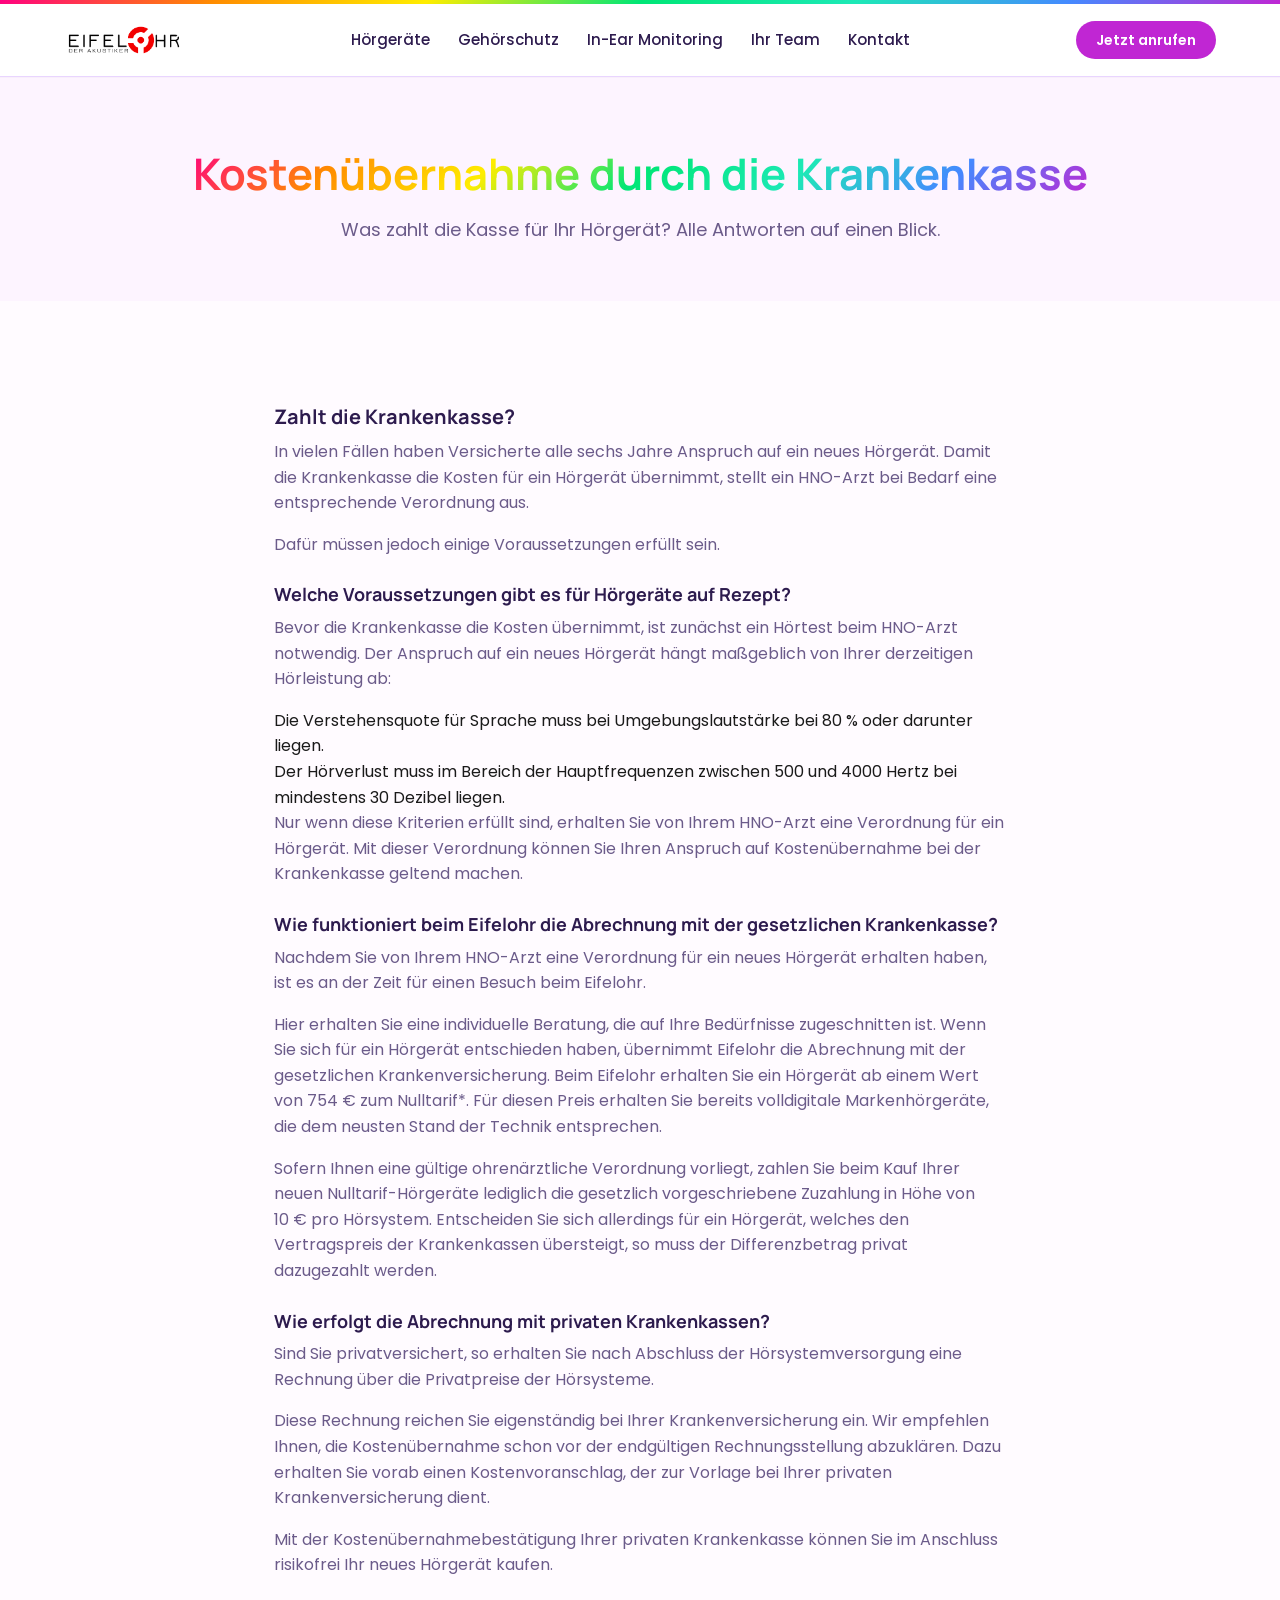
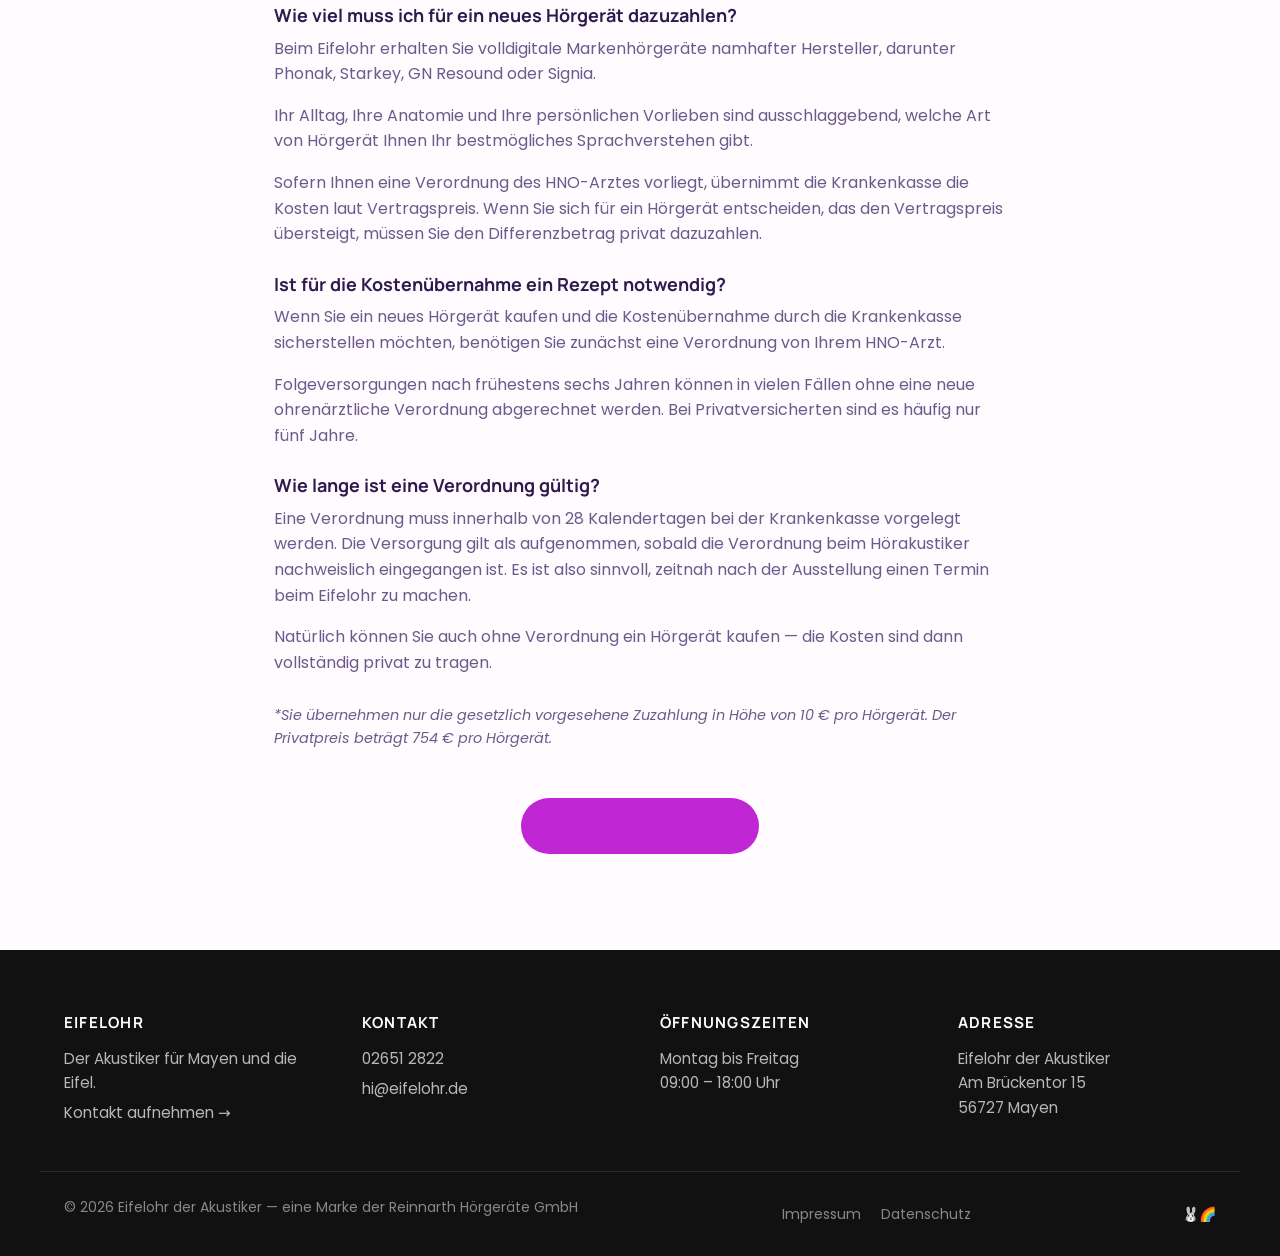
<file: kostenuebernahme.html>
<!DOCTYPE html>
<html lang="de">
<head>
<meta charset="UTF-8">
<meta name="viewport" content="width=device-width, initial-scale=1">
<title>Kostenübernahme durch die Krankenkasse — Eifelohr der Akustiker</title>
<meta name="description" content="Zahlt die Krankenkasse das Hörgerät? Voraussetzungen, Abrechnung und Zuzahlung beim Eifelohr in Mayen.">
<link rel="icon" href="images/favicon.ico" type="image/x-icon">
<link rel="apple-touch-icon" href="images/logo.png">
<meta name="theme-color" content="#ff2b0a">
<link rel="canonical" href="https://www.eifelohr.de/kostenuebernahme.html">
<meta property="og:site_name" content="Eifelohr der Akustiker">
<meta property="og:type" content="website">
<meta property="og:locale" content="de_DE">
<meta property="og:url" content="https://www.eifelohr.de/kostenuebernahme.html">
<meta property="og:title" content="Kostenübernahme durch die Krankenkasse – Hörgeräte | Eifelohr">
<meta property="og:description" content="Voraussetzungen, Abrechnung und Zuzahlung: Wann und wie die Krankenkasse Ihr Hörgerät bezahlt.">
<meta property="og:image" content="https://www.eifelohr.de/images/og-cover.jpg">
<meta property="og:image:width" content="1200">
<meta property="og:image:height" content="630">
<meta name="twitter:card" content="summary_large_image">
<meta name="twitter:title" content="Kostenübernahme durch die Krankenkasse – Hörgeräte | Eifelohr">
<meta name="twitter:description" content="Voraussetzungen, Abrechnung und Zuzahlung: Wann und wie die Krankenkasse Ihr Hörgerät bezahlt.">
<meta name="twitter:image" content="https://www.eifelohr.de/images/og-cover.jpg">
<link rel="preconnect" href="https://fonts.googleapis.com">
<link rel="preconnect" href="https://fonts.gstatic.com" crossorigin>
<link rel="stylesheet" href="https://fonts.googleapis.com/css2?family=Manrope:wght@500;700&family=Poppins:wght@400;500;600;700&display=swap">
<link rel="stylesheet" href="styles.css">
<link rel="stylesheet" href="image-colors.css">
</head>
<body>

<header class="site-header">
  <div class="container header-inner">
    <a href="index.html" class="logo-link"><img src="images/logo.png" alt="Eifelohr der Akustiker" class="logo"></a>
    <nav class="nav" aria-label="Hauptnavigation">
      <a href="hoergeraete.html">Hörgeräte</a>
      <a href="gehoerschutz.html">Gehörschutz</a>
      <a href="in-ear-monitoring.html">In-Ear Monitoring</a>
      <a href="ihr-team.html">Ihr Team</a>
      <a href="kontakt.html">Kontakt</a>
    </nav>
    <a href="tel:+4926512822" class="btn btn-primary btn-header">Jetzt anrufen</a>
    <button class="nav-toggle" aria-label="Menü öffnen" aria-expanded="false"><span></span><span></span><span></span></button>
  </div>
</header>

<main>

  <section class="page-hero reveal">
    <div class="container">
      <h1>Kostenübernahme durch die Krankenkasse</h1>
      <p class="lead">Was zahlt die Kasse für Ihr Hörgerät? Alle Antworten auf einen Blick.</p>
    </div>
  </section>

  <section class="legal reveal">
    <div class="container legal-content">
      <h2>Zahlt die Krankenkasse?</h2>
      <p>In vielen Fällen haben Versicherte alle sechs Jahre Anspruch auf ein neues Hörgerät. Damit die Krankenkasse die Kosten für ein Hörgerät übernimmt, stellt ein HNO-Arzt bei Bedarf eine entsprechende Verordnung aus.</p>
      <p>Dafür müssen jedoch einige Voraussetzungen erfüllt sein.</p>

      <h3>Welche Voraussetzungen gibt es für Hörgeräte auf Rezept?</h3>
      <p>Bevor die Krankenkasse die Kosten übernimmt, ist zunächst ein Hörtest beim HNO-Arzt notwendig. Der Anspruch auf ein neues Hörgerät hängt maßgeblich von Ihrer derzeitigen Hörleistung ab:</p>
      <ul>
        <li>Die Verstehensquote für Sprache muss bei Umgebungslautstärke bei 80&nbsp;% oder darunter liegen.</li>
        <li>Der Hörverlust muss im Bereich der Hauptfrequenzen zwischen 500 und 4000&nbsp;Hertz bei mindestens 30&nbsp;Dezibel liegen.</li>
      </ul>
      <p>Nur wenn diese Kriterien erfüllt sind, erhalten Sie von Ihrem HNO-Arzt eine Verordnung für ein Hörgerät. Mit dieser Verordnung können Sie Ihren Anspruch auf Kostenübernahme bei der Krankenkasse geltend machen.</p>

      <h3>Wie funktioniert beim Eifelohr die Abrechnung mit der gesetzlichen Krankenkasse?</h3>
      <p>Nachdem Sie von Ihrem HNO-Arzt eine Verordnung für ein neues Hörgerät erhalten haben, ist es an der Zeit für einen Besuch beim Eifelohr.</p>
      <p>Hier erhalten Sie eine individuelle Beratung, die auf Ihre Bedürfnisse zugeschnitten ist. Wenn Sie sich für ein Hörgerät entschieden haben, übernimmt Eifelohr die Abrechnung mit der gesetzlichen Krankenversicherung. Beim Eifelohr erhalten Sie ein Hörgerät ab einem Wert von 754&nbsp;€ zum Nulltarif*. Für diesen Preis erhalten Sie bereits volldigitale Markenhörgeräte, die dem neusten Stand der Technik entsprechen.</p>
      <p>Sofern Ihnen eine gültige ohrenärztliche Verordnung vorliegt, zahlen Sie beim Kauf Ihrer neuen Nulltarif-Hörgeräte lediglich die gesetzlich vorgeschriebene Zuzahlung in Höhe von 10&nbsp;€ pro Hörsystem. Entscheiden Sie sich allerdings für ein Hörgerät, welches den Vertragspreis der Krankenkassen übersteigt, so muss der Differenzbetrag privat dazugezahlt werden.</p>

      <h3>Wie erfolgt die Abrechnung mit privaten Krankenkassen?</h3>
      <p>Sind Sie privatversichert, so erhalten Sie nach Abschluss der Hörsystemversorgung eine Rechnung über die Privatpreise der Hörsysteme.</p>
      <p>Diese Rechnung reichen Sie eigenständig bei Ihrer Krankenversicherung ein. Wir empfehlen Ihnen, die Kostenübernahme schon vor der endgültigen Rechnungsstellung abzuklären. Dazu erhalten Sie vorab einen Kostenvoranschlag, der zur Vorlage bei Ihrer privaten Krankenversicherung dient.</p>
      <p>Mit der Kostenübernahmebestätigung Ihrer privaten Krankenkasse können Sie im Anschluss risikofrei Ihr neues Hörgerät kaufen.</p>

      <h3>Wie viel muss ich für ein neues Hörgerät dazuzahlen?</h3>
      <p>Beim Eifelohr erhalten Sie volldigitale Markenhörgeräte namhafter Hersteller, darunter Phonak, Starkey, GN Resound oder Signia.</p>
      <p>Ihr Alltag, Ihre Anatomie und Ihre persönlichen Vorlieben sind ausschlaggebend, welche Art von Hörgerät Ihnen Ihr bestmögliches Sprachverstehen gibt.</p>
      <p>Sofern Ihnen eine Verordnung des HNO-Arztes vorliegt, übernimmt die Krankenkasse die Kosten laut Vertragspreis. Wenn Sie sich für ein Hörgerät entscheiden, das den Vertragspreis übersteigt, müssen Sie den Differenzbetrag privat dazuzahlen.</p>

      <h3>Ist für die Kostenübernahme ein Rezept notwendig?</h3>
      <p>Wenn Sie ein neues Hörgerät kaufen und die Kostenübernahme durch die Krankenkasse sicherstellen möchten, benötigen Sie zunächst eine Verordnung von Ihrem HNO-Arzt.</p>
      <p>Folgeversorgungen nach frühestens sechs Jahren können in vielen Fällen ohne eine neue ohrenärztliche Verordnung abgerechnet werden. Bei Privatversicherten sind es häufig nur fünf Jahre.</p>

      <h3>Wie lange ist eine Verordnung gültig?</h3>
      <p>Eine Verordnung muss innerhalb von 28 Kalendertagen bei der Krankenkasse vorgelegt werden. Die Versorgung gilt als aufgenommen, sobald die Verordnung beim Hörakustiker nachweislich eingegangen ist. Es ist also sinnvoll, zeitnah nach der Ausstellung einen Termin beim Eifelohr zu machen.</p>
      <p>Natürlich können Sie auch ohne Verordnung ein Hörgerät kaufen — die Kosten sind dann vollständig privat zu tragen.</p>

      <p style="margin-top:2em;font-size:.9rem"><em>*Sie übernehmen nur die gesetzlich vorgesehene Zuzahlung in Höhe von 10&nbsp;€ pro Hörgerät. Der Privatpreis beträgt 754&nbsp;€ pro Hörgerät.</em></p>

      <div style="margin-top:3em;text-align:center">
        <a href="kontakt.html" class="btn btn-primary btn-lg">Jetzt beraten lassen</a>
      </div>
    </div>
  </section>

</main>

<footer class="site-footer">
  <div class="container footer-inner">
    <div class="footer-col"><h4>Eifelohr</h4><p>Der Akustiker für Mayen und die Eifel.</p><p><a href="kontakt.html">Kontakt aufnehmen →</a></p></div>
    <div class="footer-col"><h4>Kontakt</h4><p><a href="tel:+4926512822">02651&nbsp;2822</a></p><p><a href="mailto:hi@eifelohr.de">hi@eifelohr.de</a></p></div>
    <div class="footer-col"><h4>Öffnungszeiten</h4><p>Montag bis Freitag
09:00 – 18:00 Uhr</p></div>
    <div class="footer-col"><h4>Adresse</h4><p>Eifelohr der Akustiker
Am Brückentor 15
56727 Mayen</p></div>
  </div>
  <div class="container footer-legal">
    <p>© <span id="year">2026</span> Eifelohr der Akustiker — eine Marke der Reinnarth Hörgeräte GmbH</p>
    <nav aria-label="Rechtliches"><a href="impressum.html">Impressum</a><a href="datenschutz.html">Datenschutz</a></nav>
  </div>
</footer>

<!-- Formbricks (deaktiviert bis ENV_ID gesetzt ist) -->
<script>
  window.formbricksConfig = {
    // Tragen Sie hier Ihre Werte ein, um Formbricks zu aktivieren:
    environmentId: "",          // z.B. "cl..." aus Formbricks Dashboard
    apiHost: "https://app.formbricks.com"  // self-hosted: eigene URL
  };
  (function () {
    if (!window.formbricksConfig.environmentId) return;
    var s = document.createElement("script");
    s.type = "module";
    s.src = window.formbricksConfig.apiHost + "/js/formbricks.umd.cjs";
    s.onload = function () {
      if (window.formbricks) {
        window.formbricks.init({
          environmentId: window.formbricksConfig.environmentId,
          apiHost: window.formbricksConfig.apiHost
        });
      }
    };
    document.head.appendChild(s);
  })();
</script>

<script>
  document.getElementById('year').textContent = new Date().getFullYear();
  document.querySelector('.nav-toggle')?.addEventListener('click', function(){ const o=document.body.classList.toggle('nav-open'); this.setAttribute('aria-expanded', o?'true':'false'); });
</script>

<script src="effects.js" defer></script>
</body>
</html>
</file>
<file: styles.css>
/* =========================================================
   Eifelohr der Akustiker — clean HTML/CSS
   ========================================================= */

/* Reset & base ------------------------------------------- */
*,*::before,*::after{box-sizing:border-box}
html{-webkit-text-size-adjust:100%;scroll-behavior:smooth}
body{margin:0;font-family:"Poppins",system-ui,-apple-system,Segoe UI,Roboto,sans-serif;font-size:16px;line-height:1.6;color:#1a1a1a;background:#fff;-webkit-font-smoothing:antialiased}
img{max-width:100%;height:auto;display:block}
a{color:inherit;text-decoration:none}
a:hover{color:var(--primary)}
button{font:inherit;cursor:pointer;background:none;border:0;color:inherit}
ul{padding:0;margin:0;list-style:none}
h1,h2,h3,h4,h5{font-family:"Manrope",system-ui,sans-serif;font-weight:700;line-height:1.2;margin:0 0 .6em;color:#111}
p{margin:0 0 1em}

:root{
  --primary:#c026d3;
  --primary-hover:#a21caf;
  --ink:#2d1b4e;
  --muted:#6b5b8a;
  --bg-soft:#fdf4ff;
  --bg-dark:#2d1b4e;
  --border:#e9d5ff;
  --container:1200px;
  --shadow-sm:0 1px 2px rgba(120,0,200,.06);
  --shadow:0 8px 24px rgba(120,0,200,.12);
  --radius:20px;
  --rainbow:linear-gradient(135deg,#ff0080,#ff8c00,#ffed00,#00e676,#1de9b6,#448aff,#c026d3);
}

/* Regenbogen & Kaninchen Theme */
body{background:#fffbff}
h1,h2,h3,h4,h5{color:var(--ink)}

/* Regenbogen-Akzentlinie oben */
.site-header::before{content:"";display:block;height:4px;background:var(--rainbow);position:absolute;top:0;left:0;right:0}
.site-header{padding-top:4px}

/* Bunte Überschriften mit Verlauf */
.hero h1,.page-hero h1{
  background:var(--rainbow);
  -webkit-background-clip:text;-webkit-text-fill-color:transparent;background-clip:text;
}

/* Kaninchen-Emoji vor Sektions-Titeln */
.section-title h2::before{content:"🐰 "}

/* Regenbogen-Buttons */
.btn-primary{
  background:var(--rainbow);
  background-size:200% 200%;
  animation:rainbowShift 4s ease infinite;
  color:#fff;
}
.btn-primary:hover{background:var(--rainbow);background-size:200% 200%;color:#fff;filter:brightness(1.1)}

/* Regenbogen-Kartenrahmen beim Hover */
.service-card:hover{border-color:transparent;outline:2px solid transparent;background:linear-gradient(#fff,#fff) padding-box, var(--rainbow) border-box;border:2px solid transparent}

/* Weicher Pastell-Hintergrund für soft sections */
.section-soft{background:linear-gradient(135deg,#fdf4ff 0%,#f0f9ff 50%,#fffbeb 100%)}

/* Kaninchen-Ohren Ladeanimation */
@keyframes rainbowShift{0%{background-position:0% 50%}50%{background-position:100% 50%}100%{background-position:0% 50%}}

/* Feature-Checkmarks in Regenbogenfarben */
.feature-list li:nth-child(1)::before{background:hsl(0,100%,55%)}
.feature-list li:nth-child(2)::before{background:hsl(30,100%,50%)}
.feature-list li:nth-child(3)::before{background:hsl(60,100%,40%)}
.feature-list li:nth-child(4)::before{background:hsl(120,60%,45%)}
.feature-list li:nth-child(5)::before{background:hsl(180,70%,40%)}
.feature-list li:nth-child(6)::before{background:hsl(240,80%,60%)}
.feature-list li:nth-child(7)::before{background:hsl(300,80%,55%)}
.feature-list li::before{
  background-image:url("data:image/svg+xml;utf8,<svg xmlns='http://www.w3.org/2000/svg' viewBox='0 0 24 24' fill='none' stroke='white' stroke-width='3' stroke-linecap='round' stroke-linejoin='round'><polyline points='20 6 9 17 4 12'/></svg>");
  background-repeat:no-repeat;background-position:center;background-size:14px;
}

/* Footer mit Verlauf */
.site-footer{background:var(--bg-dark)}
.footer-inner::before{content:"";display:none}

/* Kaninchen im Footer */
.footer-legal::after{content:"🐰🌈";margin-left:.5em;font-style:normal}

/* Produktpreise in Regenbogenfarbe */
.price-tag{background:var(--rainbow);background-size:300% 300%;animation:rainbowShift 3s ease infinite}

/* Banner mit Regenbogen-Akzent */
.banner-text strong{
  background:var(--rainbow);
  -webkit-background-clip:text;-webkit-text-fill-color:transparent;background-clip:text;
}

/* Layout ------------------------------------------------- */
.container{width:100%;max-width:var(--container);margin:0 auto;padding:0 24px}
.section{padding:72px 0}
.section-dark{background:var(--bg-dark);color:#fff}
.section-dark h1,.section-dark h2,.section-dark h3,.section-dark h4{color:#fff}
.section-soft{background:var(--bg-soft)}

/* Buttons ----------------------------------------------- */
.btn{
  display:inline-flex;align-items:center;justify-content:center;gap:.5em;
  padding:14px 26px;border-radius:999px;font-weight:600;font-size:15px;
  line-height:1.2;white-space:normal;text-align:center;max-width:100%;
  transition:background .15s ease,transform .15s ease,color .15s ease,border-color .15s ease;
}
.btn-primary{background:var(--primary);color:#fff}
.btn-primary:hover{background:var(--primary-hover);color:#fff}
.btn-outline{background:transparent;color:var(--ink);border:1.5px solid var(--ink)}
.btn-outline:hover{background:var(--ink);color:#fff}
.btn-outline.on-dark{color:#fff;border-color:#fff}
.btn-outline.on-dark:hover{background:#fff;color:var(--ink)}
.btn-lg{padding:18px 34px;font-size:16px}
.btn-sm{padding:10px 18px;font-size:14px}

/* Header ------------------------------------------------ */
.site-header{
  position:sticky;top:0;z-index:50;background:#fff;
  border-bottom:1px solid var(--border);
  box-shadow:0 1px 0 rgba(0,0,0,.02);
}
.header-inner{display:flex;align-items:center;justify-content:space-between;gap:24px;height:72px}
.logo-link{display:inline-flex;align-items:center;flex-shrink:0}
.logo{height:40px;width:auto}
.nav{display:flex;align-items:center;gap:28px}
.nav a{font-size:15px;font-weight:500;color:var(--ink);position:relative;padding:6px 0}
.nav a:hover{color:var(--primary)}
.nav a.active::after,
.nav a[aria-current="page"]::after{content:"";position:absolute;left:0;right:0;bottom:-2px;height:2px;background:var(--primary);border-radius:2px}
.btn-header{padding:11px 20px;font-size:14px}

.nav-toggle{display:none;width:44px;height:44px;padding:10px;border-radius:8px}
.nav-toggle span{display:block;width:22px;height:2px;background:var(--ink);border-radius:2px;margin:4px auto;transition:transform .2s ease,opacity .2s ease}

@media (max-width:880px){
  .nav{position:fixed;inset:72px 0 auto 0;background:#fff;flex-direction:column;align-items:stretch;gap:0;padding:16px 0;border-bottom:1px solid var(--border);box-shadow:var(--shadow);transform:translateY(-12px);opacity:0;pointer-events:none;transition:transform .2s ease,opacity .2s ease}
  .nav a{padding:14px 24px;border-bottom:1px solid var(--border)}
  .nav a:last-child{border-bottom:0}
  body.nav-open .nav{transform:none;opacity:1;pointer-events:auto}
  .nav-toggle{display:block}
  body.nav-open .nav-toggle span:nth-child(1){transform:translateY(6px) rotate(45deg)}
  body.nav-open .nav-toggle span:nth-child(2){opacity:0}
  body.nav-open .nav-toggle span:nth-child(3){transform:translateY(-6px) rotate(-45deg)}
  .btn-header{display:none}
}

/* Hero -------------------------------------------------- */
.hero{position:relative;min-height:78vh;display:flex;align-items:flex-end;justify-content:center;overflow:hidden;color:#fff;isolation:isolate}
.hero-image{position:absolute;inset:0;width:100%;height:100%;object-fit:cover;z-index:-2}
.hero::after{content:"";position:absolute;inset:0;background:linear-gradient(180deg,rgba(0,0,0,0) 40%,rgba(0,0,0,.65) 100%);z-index:-1}
.hero-overlay{width:100%;max-width:var(--container);margin:0 auto;padding:48px 24px;text-align:center}
@media (max-width:600px){
  .hero{min-height:70vh}
  .hero-overlay{padding:32px 20px}
  .hero-overlay .btn-lg{width:100%;padding:16px 20px;font-size:15px}
  .btn-lg{padding:16px 24px;font-size:15px}
}
.hero h1{font-size:clamp(2rem,5vw,3.5rem);margin-bottom:.25em;letter-spacing:-.01em;color:#fff}
.hero-sub{font-size:clamp(1rem,1.6vw,1.25rem);opacity:.92;margin-bottom:1.75em;font-weight:500}

/* Page hero (subpages) --------------------------------- */
.page-hero{padding:72px 0 56px;background:var(--bg-soft);text-align:center}
.page-hero h1{font-size:clamp(1.75rem,3.4vw,2.75rem);margin-bottom:.4em;max-width:900px;margin-left:auto;margin-right:auto;line-height:1.15}
.page-hero .lead{font-size:1.125rem;color:var(--muted);max-width:720px;margin:0 auto}

/* Split section (image/text) --------------------------- */
.split{display:grid;grid-template-columns:1fr 1fr;gap:64px;align-items:center}
.split-media img{border-radius:var(--radius);width:100%;aspect-ratio:3/2;object-fit:cover}
.split-body h2{font-size:clamp(1.75rem,3vw,2.5rem);margin-bottom:.5em}
.split-body p{color:var(--muted);font-size:1.0625rem}
.split.reverse .split-media{order:2}
@media (max-width:800px){.split{grid-template-columns:1fr;gap:32px}.split.reverse .split-media{order:0}}

/* Dark banner ----------------------------------------- */
.banner{padding:64px 0;text-align:center}
.banner-dark{background:#111;color:#fff}
.banner-eyebrow{font-family:"Manrope",sans-serif;font-weight:500;color:#fff;opacity:.75;font-size:.95rem;text-transform:uppercase;letter-spacing:.12em;margin:0 0 .75rem}
.banner-text{font-family:"Manrope",sans-serif;font-size:clamp(1.25rem,2.2vw,1.75rem);color:#fff;margin:0;font-weight:500}
.banner-text strong{color:var(--primary);font-weight:700}

/* Address CTA ----------------------------------------- */
.section-address{padding:56px 0}
.address-block{text-align:center;max-width:520px;margin:0 auto;background:#fff;border:1px solid var(--border);border-radius:var(--radius);padding:40px 32px;box-shadow:var(--shadow-sm)}
.address-block h3{margin-bottom:.4em}
.address-block p{color:var(--muted);margin-bottom:1.5em;white-space:pre-line}

/* Services grid --------------------------------------- */
.services{display:grid;grid-template-columns:repeat(3,1fr);gap:32px}
@media (max-width:900px){.services{grid-template-columns:1fr;gap:24px;max-width:520px;margin:0 auto}}
.service-card{background:#fff;border:1px solid var(--border);border-radius:var(--radius);overflow:hidden;display:flex;flex-direction:column;box-shadow:var(--shadow-sm);transition:transform .2s ease,box-shadow .2s ease}
.service-card:hover{transform:translateY(-4px);box-shadow:var(--shadow)}
.service-card img{width:100%;aspect-ratio:4/3;object-fit:contain;background:#f7f5f2}
.service-card h3{padding:24px 24px 0;font-size:1.5rem}
.service-card p{padding:0 24px;color:var(--muted);flex:1}
.service-card .btn{margin:0 24px 24px;align-self:flex-start}

/* Feature lists -------------------------------------- */
.section-features{padding:56px 0;background:var(--bg-soft)}
.features{max-width:640px;display:flex;flex-direction:column;align-items:center;text-align:left;gap:24px}
.section-features .container+.container{margin-top:40px}
.feature-list{display:grid;gap:12px;width:100%}
.feature-list li{padding-left:34px;position:relative;font-size:1.0625rem}
.feature-list li::before{
  content:"";position:absolute;left:0;top:.2em;width:22px;height:22px;border-radius:50%;
  background:var(--primary);
  background-image:url("data:image/svg+xml;utf8,<svg xmlns='http://www.w3.org/2000/svg' viewBox='0 0 24 24' fill='none' stroke='white' stroke-width='3' stroke-linecap='round' stroke-linejoin='round'><polyline points='20 6 9 17 4 12'/></svg>");
  background-repeat:no-repeat;background-position:center;background-size:14px;
}
.features-cta{align-self:center}

/* Claim / Anfahrt -------------------------------------- */
.claim{position:relative;padding:0;color:#fff;min-height:520px;display:flex;align-items:center;overflow:hidden;isolation:isolate}
.claim-media{position:absolute;inset:0;z-index:-2}
.claim-media img{width:100%;height:100%;object-fit:cover}
.claim::after{content:"";position:absolute;inset:0;background:linear-gradient(90deg,rgba(0,0,0,.75) 0%,rgba(0,0,0,.35) 70%,rgba(0,0,0,.2) 100%);z-index:-1}
.claim-body{padding:80px 24px;max-width:var(--container)}
.claim-body h2{color:#fff;font-size:clamp(1.75rem,3vw,2.5rem);margin-bottom:.4em}
.claim-body h2 .accent{color:var(--primary)}
.claim-body h3{color:#fff;opacity:.9;font-weight:500;margin-bottom:.2em}
.claim-body p{color:#fff;opacity:.85}
.claim-actions{display:flex;gap:12px;flex-wrap:wrap;margin-top:24px}

/* Product list (Gehörschutz / In-Ear) ------------------ */
.product-row{display:grid;grid-template-columns:minmax(0,1fr) minmax(0,1fr);gap:56px;align-items:center;padding:56px 0;border-top:1px solid var(--border)}
.product-row:first-of-type{border-top:0}
.product-row.reverse .product-media{order:2}
@media (max-width:800px){.product-row{grid-template-columns:1fr;gap:24px;padding:40px 0}.product-row.reverse .product-media{order:0}}
.product-media img{border-radius:var(--radius);width:100%;aspect-ratio:4/3;object-fit:contain;background:#f7f5f2}
.product-body h3{font-size:1.75rem;margin-bottom:.25em}
.product-body .tagline{color:var(--muted);font-size:1.0625rem;margin-bottom:1.25em}
.product-body h4{font-size:.85rem;text-transform:uppercase;letter-spacing:.12em;color:var(--muted);font-weight:700;margin:1.25em 0 .6em}
.product-body ul{display:grid;gap:8px;margin-bottom:1em}
.product-body li{position:relative;padding-left:22px;font-size:.975rem}
.product-body li::before{content:"+";position:absolute;left:0;top:0;color:var(--primary);font-weight:700}
.product-body .tags{display:flex;flex-wrap:wrap;gap:6px;margin-bottom:1.25em}
.product-body .tag{background:var(--bg-soft);border:1px solid var(--border);padding:5px 12px;border-radius:999px;font-size:.825rem;color:var(--muted)}
.price-tag{display:inline-block;background:var(--primary);color:#fff;padding:8px 16px;border-radius:999px;font-family:"Manrope",sans-serif;font-weight:700;font-size:1rem;margin-top:.5em}

/* Team -------------------------------------------------- */
.team-grid{display:grid;grid-template-columns:repeat(3,1fr);gap:32px}
@media (max-width:900px){.team-grid{grid-template-columns:1fr;max-width:440px;margin:0 auto}}
.team-card{text-align:center}
.team-card img{width:100%;aspect-ratio:1;object-fit:cover;border-radius:var(--radius);margin-bottom:16px}
.team-card h3{margin-bottom:.4em;font-size:1.375rem}
.team-card p{color:var(--muted);font-size:.975rem}

.quote{max-width:820px;margin:80px auto 0;text-align:center;font-family:"Manrope",sans-serif;font-size:clamp(1.25rem,2vw,1.625rem);line-height:1.4;color:var(--ink);font-style:italic}
.quote::before,.quote::after{color:var(--primary);font-weight:700;font-style:normal}
.quote::before{content:"„"}
.quote::after{content:"\201C"}

/* Info / contact columns ------------------------------ */
.info-grid{display:grid;grid-template-columns:repeat(3,1fr);gap:32px}
@media (max-width:800px){.info-grid{grid-template-columns:1fr;gap:24px}}
.info-card{background:#fff;border:1px solid var(--border);border-radius:var(--radius);padding:28px 28px;box-shadow:var(--shadow-sm)}
.info-card h3{margin-bottom:.75em;font-size:1.25rem}
.info-card p,.info-card li{color:var(--muted);margin:0 0 .4em;white-space:pre-line}
.info-card a{color:var(--ink);font-weight:500}
.info-card a:hover{color:var(--primary)}
.info-card ul{display:grid;gap:6px}

/* Legal pages ----------------------------------------- */
.legal{padding:64px 0 96px}
.legal-content{max-width:780px;margin:0 auto}
.legal h1{font-size:clamp(1.75rem,3vw,2.5rem);margin-bottom:1em}
.legal h2{font-size:1.25rem;margin:2em 0 .5em}
.legal h3{font-size:1.125rem;margin:1.5em 0 .5em}
.legal p{color:var(--muted)}
.legal a{color:var(--primary)}
.legal a:hover{text-decoration:underline}

/* Footer ---------------------------------------------- */
.site-footer{background:#111;color:#eaeaea;padding:64px 0 24px;margin-top:0}
.footer-inner{display:grid;grid-template-columns:repeat(4,1fr);gap:40px;margin-bottom:40px}
@media (max-width:800px){.footer-inner{grid-template-columns:repeat(2,1fr);gap:32px}}
@media (max-width:480px){.footer-inner{grid-template-columns:1fr}}
.footer-col h4{color:#fff;font-size:.95rem;margin-bottom:1em;text-transform:uppercase;letter-spacing:.08em}
.footer-col p,.footer-col a{color:#b7b7b7;font-size:.95rem;margin:0 0 .35em;white-space:pre-line}
.footer-col a:hover{color:#fff}
.footer-legal{display:flex;justify-content:space-between;align-items:center;gap:16px;padding-top:24px;border-top:1px solid rgba(255,255,255,.1);font-size:.875rem;color:#888;flex-wrap:wrap}
.footer-legal nav{display:flex;gap:20px}
.footer-legal a:hover{color:#fff}

/* Animations ------------------------------------------ */
@keyframes fadeUp{from{opacity:0;transform:translateY(24px)}to{opacity:1;transform:none}}
@keyframes fadeIn{from{opacity:0}to{opacity:1}}
@keyframes scaleIn{from{opacity:0;transform:scale(.96)}to{opacity:1;transform:scale(1)}}

.reveal{opacity:0;will-change:opacity,transform}
.reveal.in{animation:fadeUp .7s cubic-bezier(.22,.61,.36,1) both}
.reveal-stagger > *{opacity:0}
.reveal-stagger.in > *{animation:fadeUp .65s cubic-bezier(.22,.61,.36,1) both}
.reveal-stagger.in > *:nth-child(1){animation-delay:.05s}
.reveal-stagger.in > *:nth-child(2){animation-delay:.15s}
.reveal-stagger.in > *:nth-child(3){animation-delay:.25s}
.reveal-stagger.in > *:nth-child(4){animation-delay:.35s}
.reveal-stagger.in > *:nth-child(5){animation-delay:.45s}
.reveal-stagger.in > *:nth-child(6){animation-delay:.55s}

/* Header scroll state */
.site-header.is-scrolled{box-shadow:0 6px 16px rgba(0,0,0,.06);border-bottom-color:transparent}

/* Hero parallax + subtle zoom */
.hero-image{transform:translateZ(0) scale(1.04);transition:transform .3s ease-out}
.hero{animation:fadeIn .8s ease both}
.hero-overlay > *{opacity:0;animation:fadeUp .7s cubic-bezier(.22,.61,.36,1) both}
.hero-overlay > *:nth-child(1){animation-delay:.1s}
.hero-overlay > *:nth-child(2){animation-delay:.25s}
.hero-overlay > *:nth-child(3){animation-delay:.4s}

/* Hover micro-interactions */
.btn{transition:background .2s ease,color .2s ease,border-color .2s ease,transform .2s cubic-bezier(.22,.61,.36,1),box-shadow .2s ease}
.btn-primary:hover{transform:translateY(-1px);box-shadow:0 8px 18px rgba(255,43,10,.28)}
.btn-outline:hover{transform:translateY(-1px)}
.service-card{transition:transform .3s cubic-bezier(.22,.61,.36,1),box-shadow .3s ease}
.service-card img{transition:transform .5s cubic-bezier(.22,.61,.36,1)}
.service-card:hover img{transform:scale(1.03)}
.split-media img,.team-card img,.product-media img{transition:transform .5s cubic-bezier(.22,.61,.36,1)}
.split:hover .split-media img,
.team-card:hover img,
.product-row:hover .product-media img{transform:scale(1.02)}

/* Reduced motion --------------------------------------- */
@media (prefers-reduced-motion: reduce){
  *,*::before,*::after{animation-duration:.01ms!important;animation-iteration-count:1!important;transition-duration:.01ms!important;scroll-behavior:auto!important}
  .reveal,.reveal-stagger > *{opacity:1!important;transform:none!important}
  .hero-image{transform:none!important}
}

/* Utility --------------------------------------------- */
.text-center{text-align:center}
.mt-0{margin-top:0}
.mb-0{margin-bottom:0}
.section-title{text-align:center;margin-bottom:48px}
.section-title h2{font-size:clamp(1.75rem,3vw,2.5rem);margin-bottom:.3em}
.section-title p{color:var(--muted);max-width:640px;margin:0 auto}
</file>
<file: image-colors.css>
/* Auto-generiert: passender Card-Hintergrund pro Bild aus Eckpixel-Mittelwert */
/* Quelle: _tools/gen_image_colors.py — nicht manuell editieren */
.service-card img[src$="images/gs-caliber.jpg"],.product-media img[src$="images/gs-caliber.jpg"]{background:rgb(255,255,255)}
.service-card img[src$="images/gs-comfort.jpg"],.product-media img[src$="images/gs-comfort.jpg"]{background:rgb(0,0,0)}
.service-card img[src$="images/gs-fidelity.jpg"],.product-media img[src$="images/gs-fidelity.jpg"]{background:rgb(0,0,0)}
.service-card img[src$="images/gs-free.jpg"],.product-media img[src$="images/gs-free.jpg"]{background:rgb(255,255,255)}
.service-card img[src$="images/gs-mass.jpg"],.product-media img[src$="images/gs-mass.jpg"]{background:rgb(0,0,0)}
.service-card img[src$="images/gs-protect.jpg"],.product-media img[src$="images/gs-protect.jpg"]{background:rgb(0,0,0)}
.service-card img[src$="images/gs-standard.jpg"],.product-media img[src$="images/gs-standard.jpg"]{background:rgb(192,209,210)}
.service-card img[src$="images/gs-water.jpg"],.product-media img[src$="images/gs-water.jpg"]{background:rgb(0,0,0)}
.service-card img[src$="images/gs-xtra.jpg"],.product-media img[src$="images/gs-xtra.jpg"]{background:rgb(255,255,255)}
.service-card img[src$="images/hearing-aid.jpg"],.product-media img[src$="images/hearing-aid.jpg"]{background:rgb(92,91,71)}
.service-card img[src$="images/hg-benefit-1.jpg"],.product-media img[src$="images/hg-benefit-1.jpg"]{background:rgb(52,39,27)}
.service-card img[src$="images/hg-benefit-2.jpg"],.product-media img[src$="images/hg-benefit-2.jpg"]{background:rgb(107,104,80)}
.service-card img[src$="images/hg-benefit-3.jpg"],.product-media img[src$="images/hg-benefit-3.jpg"]{background:rgb(85,103,112)}
.service-card img[src$="images/iem-hero.jpg"],.product-media img[src$="images/iem-hero.jpg"]{background:rgb(59,22,23)}
.service-card img[src$="images/iem-hl4.png"],.product-media img[src$="images/iem-hl4.png"]{background:rgb(0,0,0)}
.service-card img[src$="images/iem-hl5-gaming.png"],.product-media img[src$="images/iem-hl5-gaming.png"]{background:rgb(0,0,0)}
.service-card img[src$="images/iem-hl5.png"],.product-media img[src$="images/iem-hl5.png"]{background:rgb(255,255,255)}
.service-card img[src$="images/iem-hl6.png"],.product-media img[src$="images/iem-hl6.png"]{background:rgb(255,255,255)}
.service-card img[src$="images/iem-standard.jpg"],.product-media img[src$="images/iem-standard.jpg"]{background:rgb(75,56,40)}
.service-card img[src$="images/mayen-1.jpg"],.product-media img[src$="images/mayen-1.jpg"]{background:rgb(96,139,156)}
.service-card img[src$="images/mayen-11.jpg"],.product-media img[src$="images/mayen-11.jpg"]{background:rgb(105,104,91)}
.service-card img[src$="images/mayen-12.jpg"],.product-media img[src$="images/mayen-12.jpg"]{background:rgb(16,34,9)}
.service-card img[src$="images/mayen-2.jpg"],.product-media img[src$="images/mayen-2.jpg"]{background:rgb(148,161,164)}
.service-card img[src$="images/mayen-5.jpg"],.product-media img[src$="images/mayen-5.jpg"]{background:rgb(143,131,131)}
.service-card img[src$="images/mayen-9.jpg"],.product-media img[src$="images/mayen-9.jpg"]{background:rgb(58,65,43)}
.service-card img[src$="images/service-gehoerschutz.jpg"],.product-media img[src$="images/service-gehoerschutz.jpg"]{background:rgb(0,0,0)}
.service-card img[src$="images/service-hoergeraete.jpg"],.product-media img[src$="images/service-hoergeraete.jpg"]{background:rgb(112,100,98)}
.service-card img[src$="images/service-inear.png"],.product-media img[src$="images/service-inear.png"]{background:rgb(0,0,0)}
.service-card img[src$="images/team-daniel.jpg"],.product-media img[src$="images/team-daniel.jpg"]{background:rgb(59,47,42)}
.service-card img[src$="images/team-ersin.jpg"],.product-media img[src$="images/team-ersin.jpg"]{background:rgb(65,25,18)}
</file>
